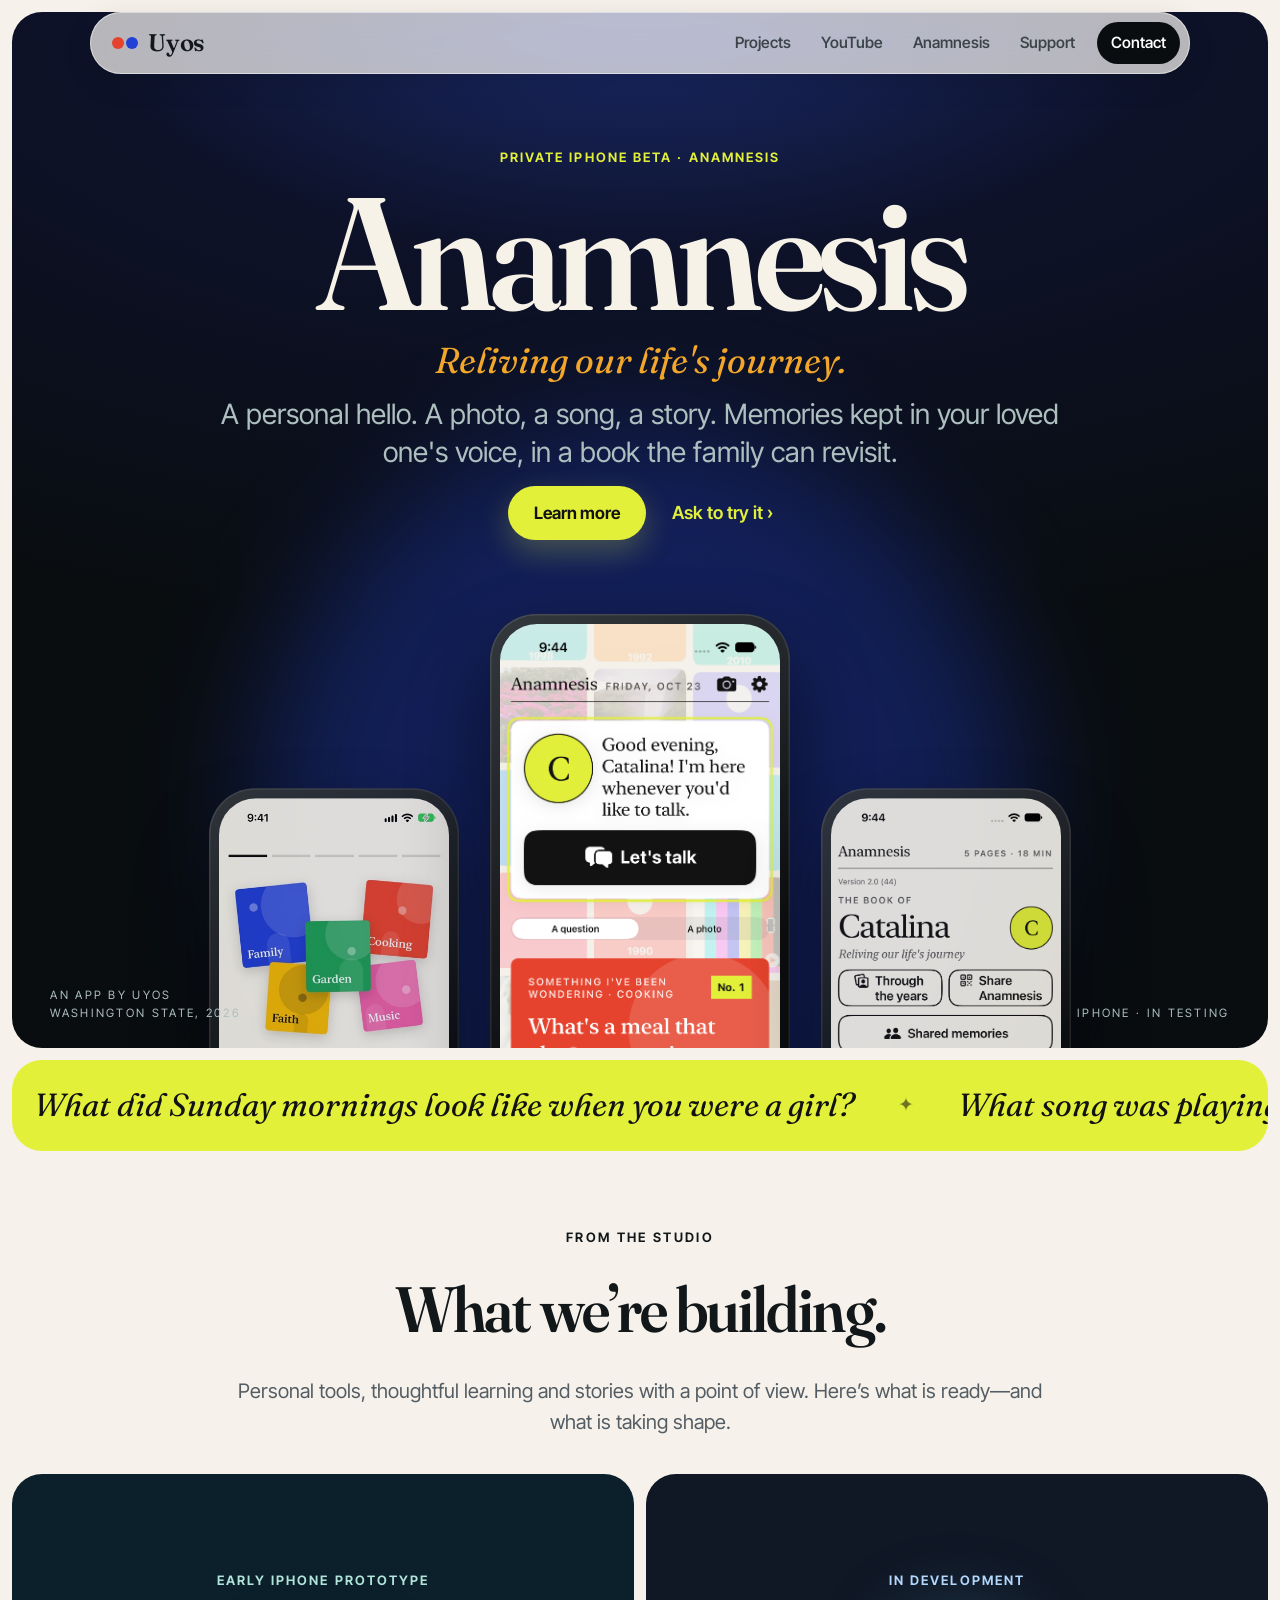
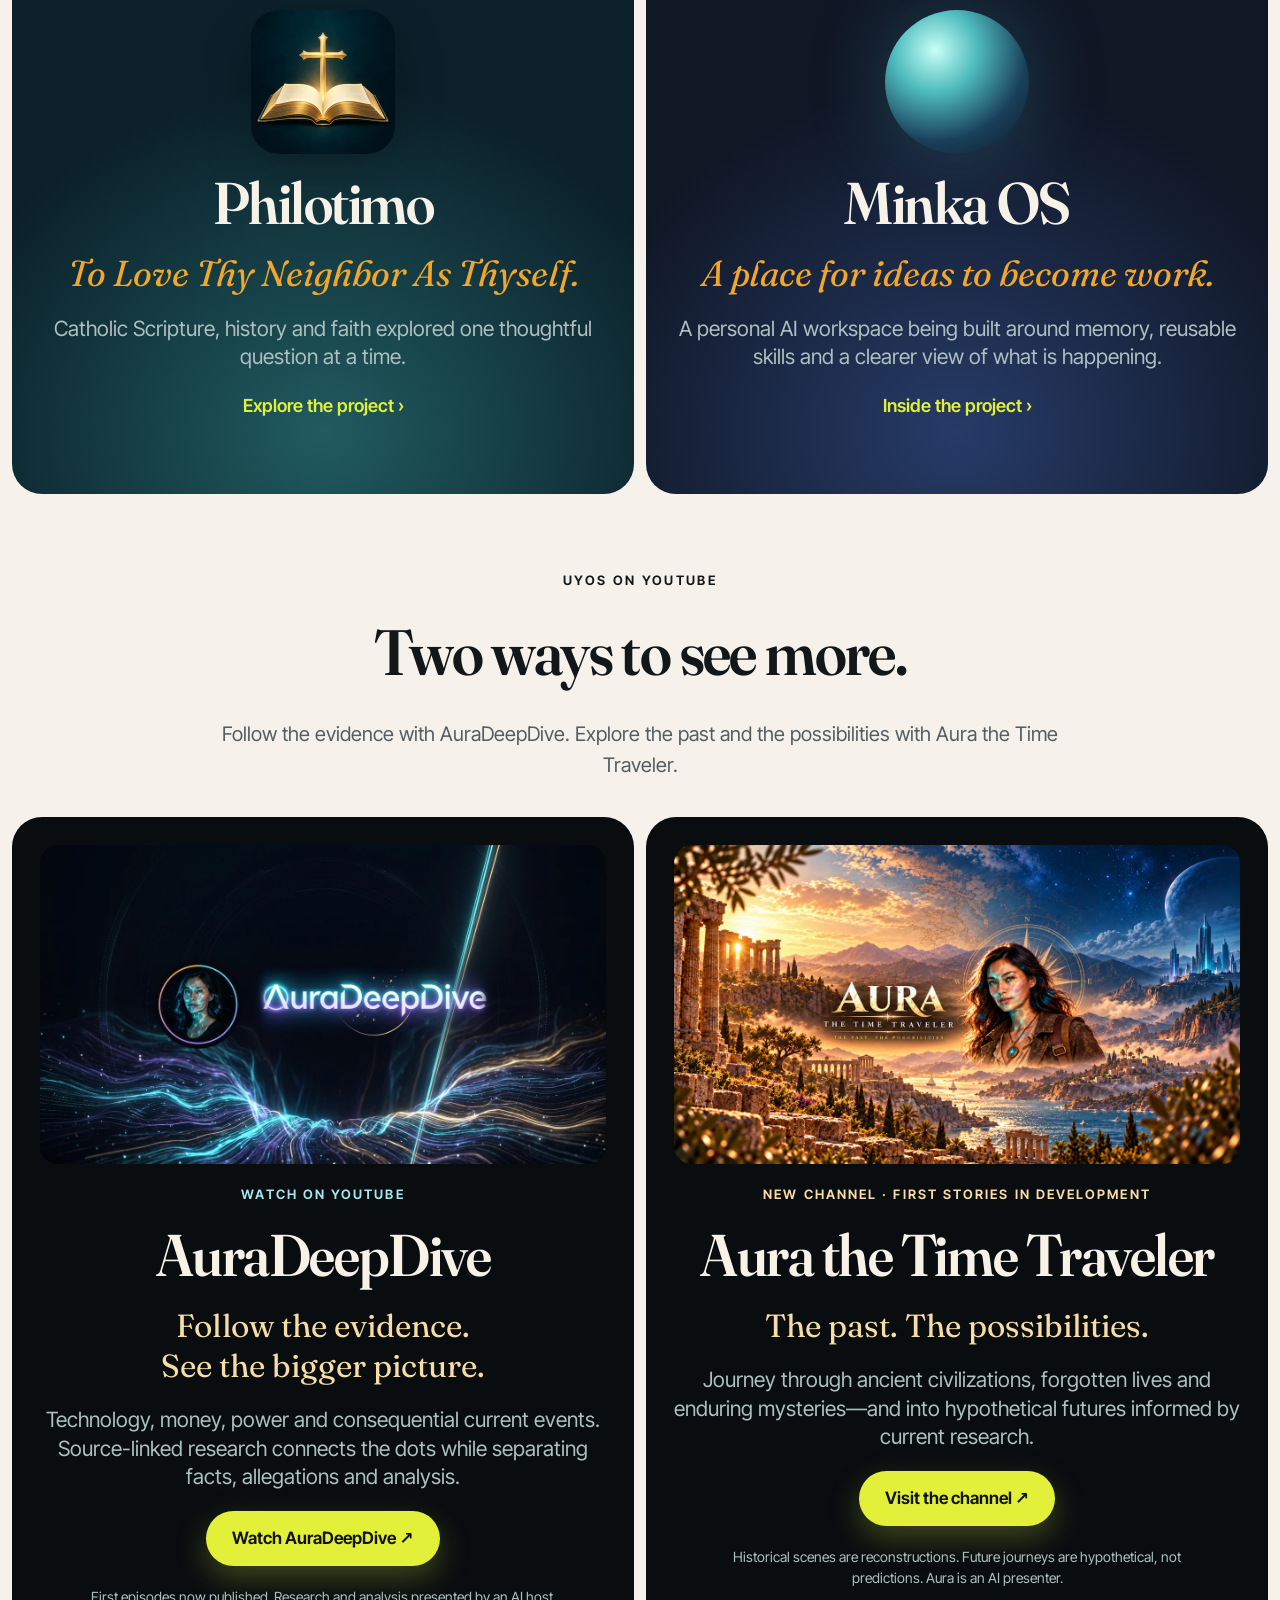
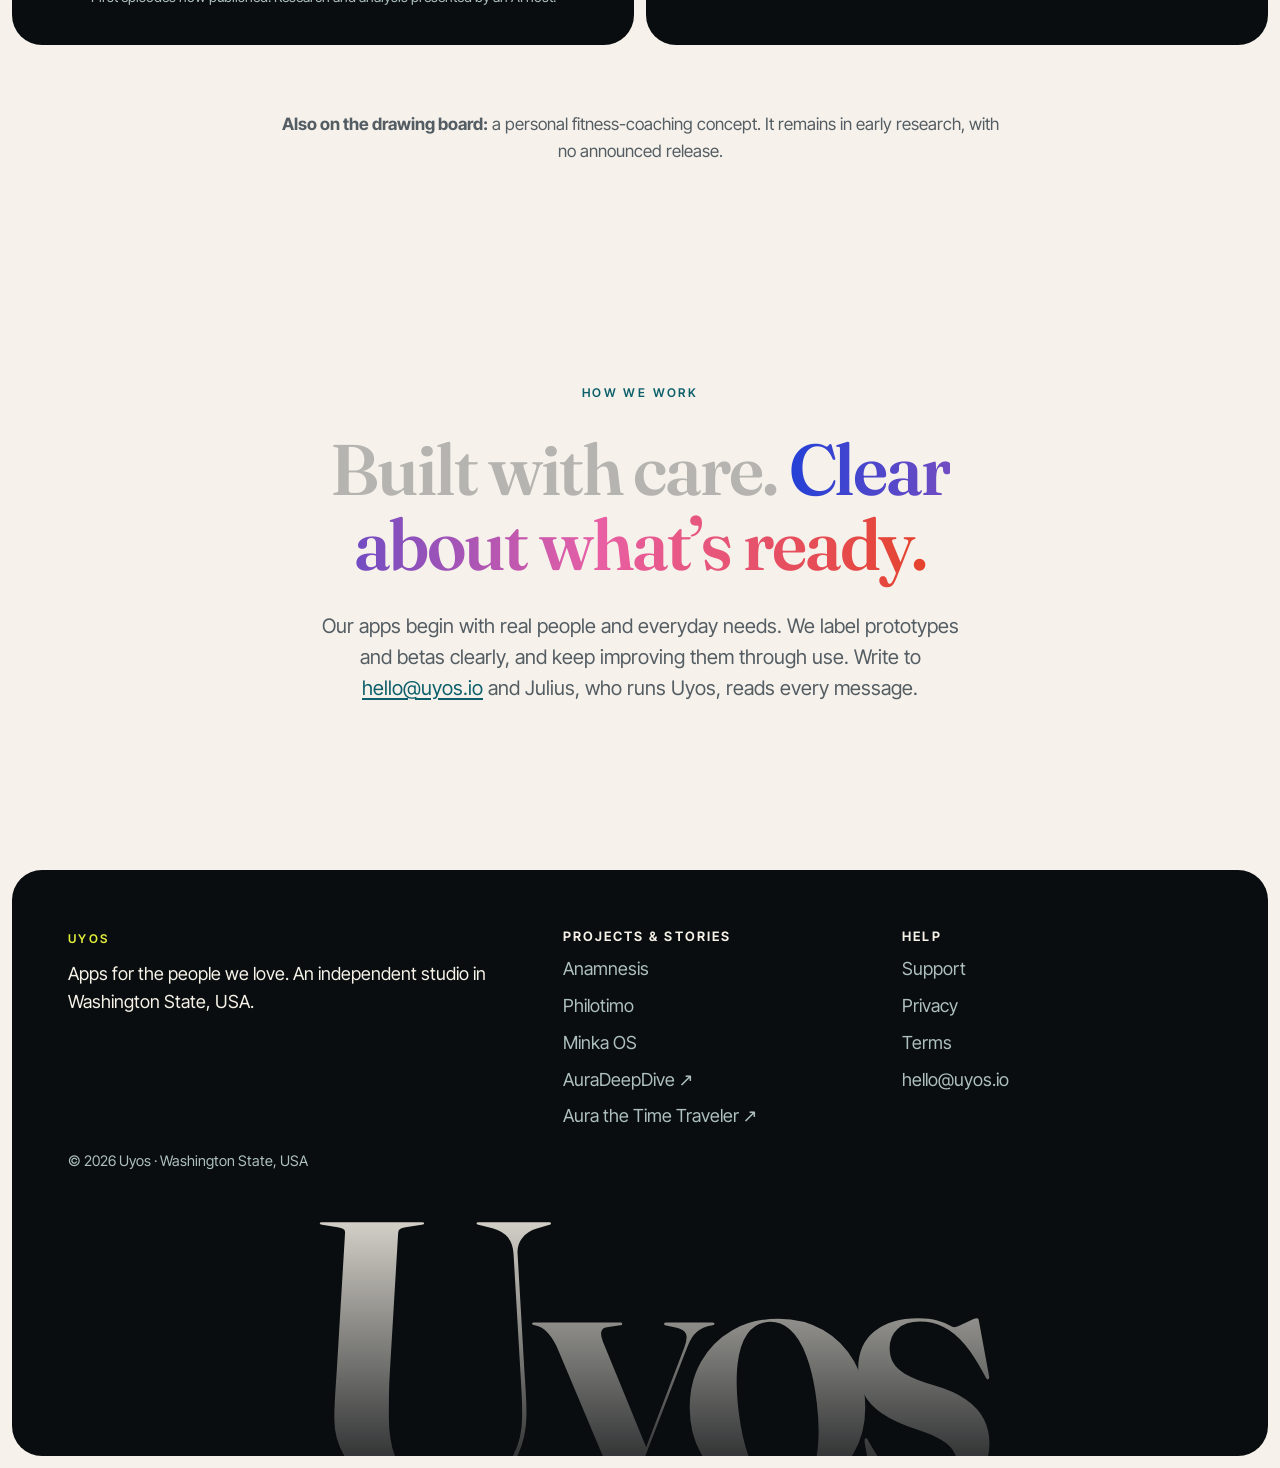
<file: index.html>
<!doctype html>
<html lang="en">
<head>
<meta charset="utf-8">
<meta name="viewport" content="width=device-width, initial-scale=1, viewport-fit=cover">
<title>Uyos</title>
<meta name="description" content="Uyos makes calm, useful apps and stories worth keeping.">
<meta name="theme-color" content="#090d10">
<link rel="canonical" href="https://uyos.io/">
<meta property="og:title" content="Uyos">
<meta property="og:description" content="Uyos makes calm, useful apps and stories worth keeping.">
<link rel="icon" href="img/favicon.png">
<link rel="preload" href="fonts/fraunces-latin-full-normal.woff2" as="font" type="font/woff2" crossorigin>
<link rel="stylesheet" href="style.css">
<script src="site.js" defer></script>
</head>
<body>
<header class="glass">
  <a class="mark" href="index.html"><i></i>Uyos</a>
  <nav aria-label="Main"><a class="project-nav" href="index.html#projects">Projects</a><a href="index.html#channels">YouTube</a><a href="anamnesis.html">Anamnesis</a><a href="support.html">Support</a><a class="cta" href="mailto:hello@uyos.io">Contact</a></nav>
</header>
<main>

<div class="tiles">
  <section class="tile hero-tile">
    <div class="glow" style="width:60vmax;height:60vmax;left:50%;top:40%;transform:translateX(-50%);background:#2340d6;opacity:.35"></div>
    <p class="tag">Private iPhone beta · Anamnesis</p>
    <h1>Anamnesis</h1>
    <p class="purpose">Reliving our life's journey.</p>
    <p class="sub">A personal hello. A photo, a song, a story. Memories kept in your loved one's voice, in a book the family can revisit.</p>
    <div class="links"><a class="btn gold" href="anamnesis.html">Learn more</a><a class="more" href="mailto:hello@uyos.io?subject=Anamnesis%20testing">Ask to try it</a></div>
    <div class="rise">
      <div class="device side"><img src="img/anamnesis-onboard.jpg" alt=""></div>
      <div class="device "><img src="img/anamnesis-today-44.png" alt="Anamnesis: today's question, with one big button to answer"></div>
      <div class="device side"><img src="img/anamnesis-book-44.png" alt=""></div>
    </div>
    <p class="corner l">An app by Uyos<br>Washington State, 2026</p>
    <p class="corner r">iPhone · in testing</p>
  </section>

  <div class="ribbon" aria-hidden="true"><div class="track"><span>What did Sunday mornings look like when you were a girl?</span><span>What song was playing during a moment you'll never forget?</span><span>What's a smell that instantly brings back a memory?</span><span>What's something one of your parents always used to say?</span><span>What was your wedding day like?</span><span>What's the best advice anyone ever gave you?</span><span>What's a tradition your family had that you loved?</span><span>What's a word from back home that you still use?</span><span>What work are you most proud of in your life?</span><span>Who taught you to cook?</span><span>What did Sunday mornings look like when you were a girl?</span><span>What song was playing during a moment you'll never forget?</span><span>What's a smell that instantly brings back a memory?</span><span>What's something one of your parents always used to say?</span><span>What was your wedding day like?</span><span>What's the best advice anyone ever gave you?</span><span>What's a tradition your family had that you loved?</span><span>What's a word from back home that you still use?</span><span>What work are you most proud of in your life?</span><span>Who taught you to cook?</span></div></div>

  <section class="project-heading" id="projects" aria-labelledby="projects-title">
    <p class="eyebrow">From the studio</p><h2 id="projects-title">What we’re building.</h2>
    <p class="muted">Personal tools, thoughtful learning and stories with a point of view. Here’s what is ready—and what is taking shape.</p>
  </section>
  <div class="grid2">
    <section class="tile project-card reveal" style="background:radial-gradient(90% 80% at 50% 90%,#205b60,#0b202a 70%)">
      <p class="tag" style="color:#b1e5db">Early iPhone prototype</p>
      <img class="project-icon" src="img/philotimo-icon.webp" width="144" height="144" alt="Philotimo: a gold cross above an open book" loading="lazy">
      <h2>Philotimo</h2><p class="purpose">To Love Thy Neighbor As Thyself.</p>
      <p class="sub">Catholic Scripture, history and faith explored one thoughtful question at a time.</p>
      <div class="links"><a class="more" href="philotimo.html">Explore the project</a></div>
    </section>
    <section class="tile project-card reveal" style="background:radial-gradient(90% 80% at 50% 90%,#263b67,#101725 70%)">
      <p class="tag" style="color:#b7d9ff">In development</p>
      <div class="project-orb" aria-hidden="true"></div>
      <h2>Minka OS</h2><p class="purpose">A place for ideas to become work.</p>
      <p class="sub">A personal AI workspace being built around memory, reusable skills and a clearer view of what is happening.</p>
      <div class="links"><a class="more" href="minka.html">Inside the project</a></div>
    </section>
  </div>
  <section class="project-heading" id="channels" aria-labelledby="channels-title">
    <p class="eyebrow">Uyos on YouTube</p><h2 id="channels-title">Two ways to see more.</h2>
    <p class="muted">Follow the evidence with AuraDeepDive. Explore the past and the possibilities with Aura the Time Traveler.</p>
  </section>
  <div class="grid2 channel-grid">
    <section class="tile channel-card reveal">
      <img class="channel-art" src="img/auradeepdive-banner.webp" width="1280" height="720" alt="AuraDeepDive’s cyan-and-violet banner featuring Aura" loading="lazy">
      <p class="tag" style="color:#a5e7ed">Watch on YouTube</p><h2>AuraDeepDive</h2>
      <p class="channel-tagline">Follow the evidence.<br>See the bigger picture.</p>
      <p class="sub">Technology, money, power and consequential current events. Source-linked research connects the dots while separating facts, allegations and analysis.</p>
      <div class="links"><a class="btn gold" href="https://www.youtube.com/channel/UCwXGdEm0_i_grfxJ1KwvSEw">Watch AuraDeepDive ↗</a></div>
      <p class="channel-note">First episodes now published. Research and analysis presented by an AI host.</p>
    </section>
    <section class="tile channel-card reveal">
      <img class="channel-art" src="img/aura-time-traveler-banner.webp" width="1280" height="720" alt="Aura the Time Traveler between ancient ruins and a possible future city" loading="lazy">
      <p class="tag" style="color:#f8dba6">New channel · first stories in development</p><h2>Aura the Time Traveler</h2>
      <p class="channel-tagline">The past. The possibilities.</p>
      <p class="sub">Journey through ancient civilizations, forgotten lives and enduring mysteries—and into hypothetical futures informed by current research.</p>
      <div class="links"><a class="btn gold" href="https://www.youtube.com/channel/UCVDF7vMQbgIAS8VeCQbzVCg">Visit the channel ↗</a></div>
      <p class="channel-note">Historical scenes are reconstructions. Future journeys are hypothetical, not predictions. Aura is an AI presenter.</p>
    </section>
  </div>
  <aside class="research-note"><b>Also on the drawing board:</b> a personal fitness-coaching concept. It remains in early research, with no announced release.</aside>
</div>

<section class="statement reveal">
  <p class="label" style="color:var(--sea-ink)">How we work</p>
  <p class="big"><span class="dim">Built with care.</span> <span class="lit">Clear about what’s ready.</span></p>
  <p class="muted" style="font-size:20px;max-width:32em">Our apps begin with real people and everyday needs. We label prototypes and betas clearly, and keep improving them through use. Write to <a href="mailto:hello@uyos.io">hello@uyos.io</a> and Julius, who runs Uyos, reads every message.</p>
</section>

</main>
<footer class="foot">
  <div class="cols">
    <div class="brand"><p class="label" style="color:var(--accent)">Uyos</p>
      <p style="margin-top:12px;max-width:24em;color:var(--on-dark)">Apps for the people we love. An independent studio in Washington State, USA.</p></div>
    <div><h4>Projects &amp; stories</h4><nav><a href="anamnesis.html">Anamnesis</a><a href="philotimo.html">Philotimo</a><a href="minka.html">Minka OS</a><a class="arrow" href="https://www.youtube.com/channel/UCwXGdEm0_i_grfxJ1KwvSEw">AuraDeepDive</a><a class="arrow" href="https://www.youtube.com/channel/UCVDF7vMQbgIAS8VeCQbzVCg">Aura the Time Traveler</a></nav></div>
    <div><h4>Help</h4><nav><a href="support.html">Support</a><a href="privacy.html">Privacy</a><a href="terms.html">Terms</a>
      <a href="mailto:hello@uyos.io">hello@uyos.io</a></nav></div>
  </div>
  <p class="fine">© 2026 Uyos · Washington State, USA</p>
  <div class="wordmark" aria-hidden="true">Uyos</div>
</footer>
</body>
</html>
</file>
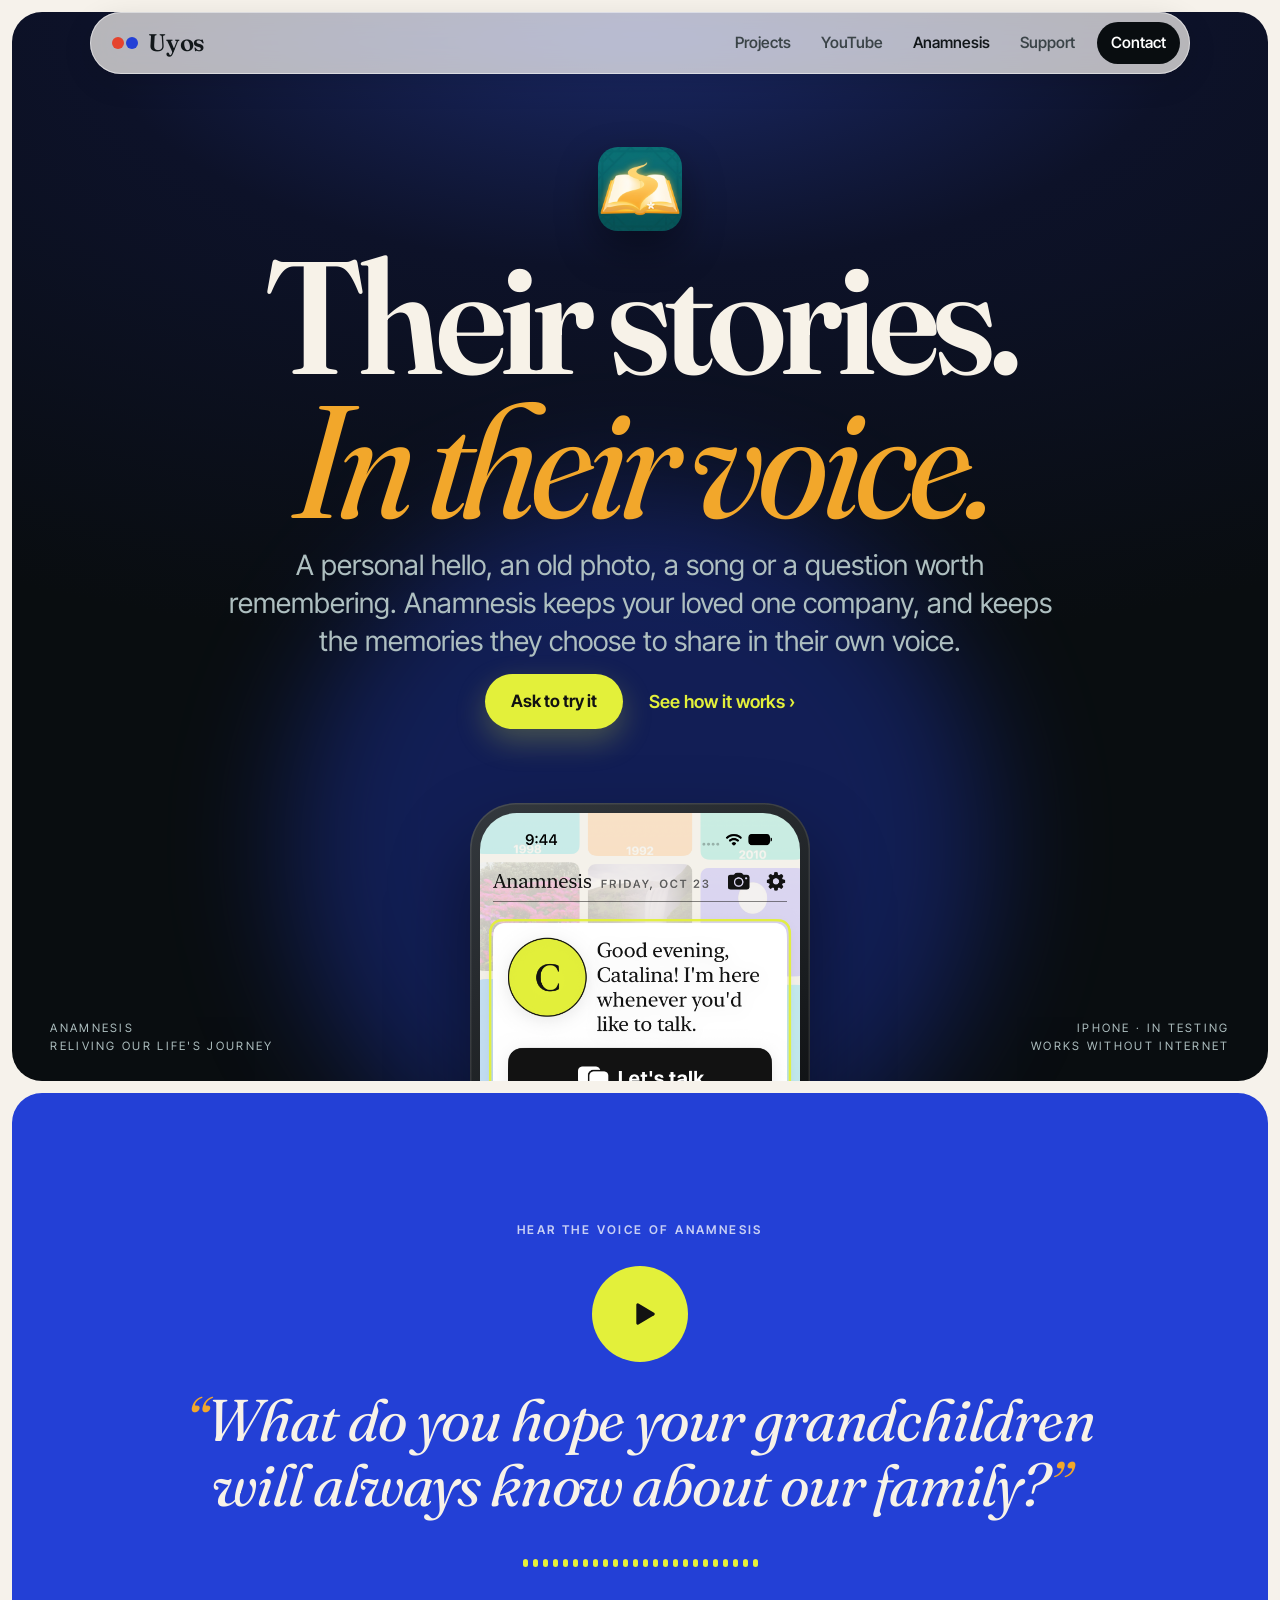
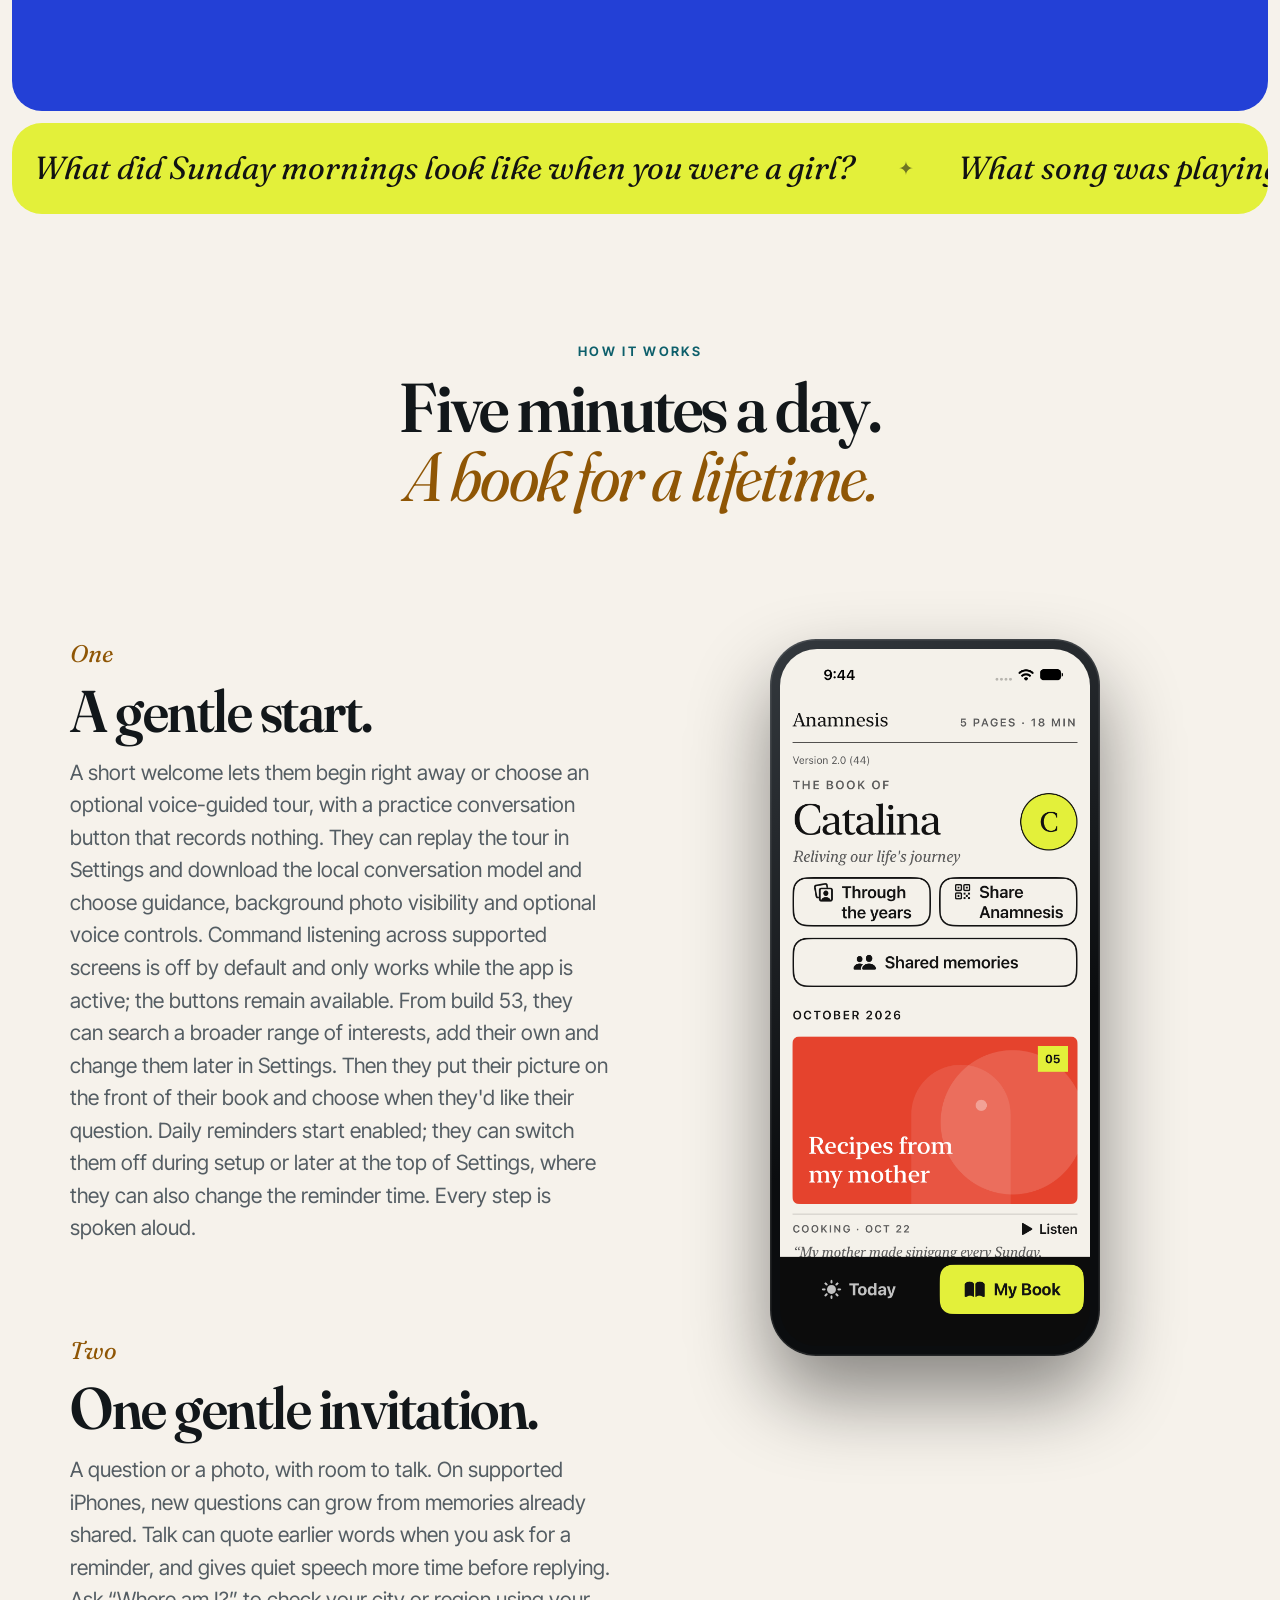
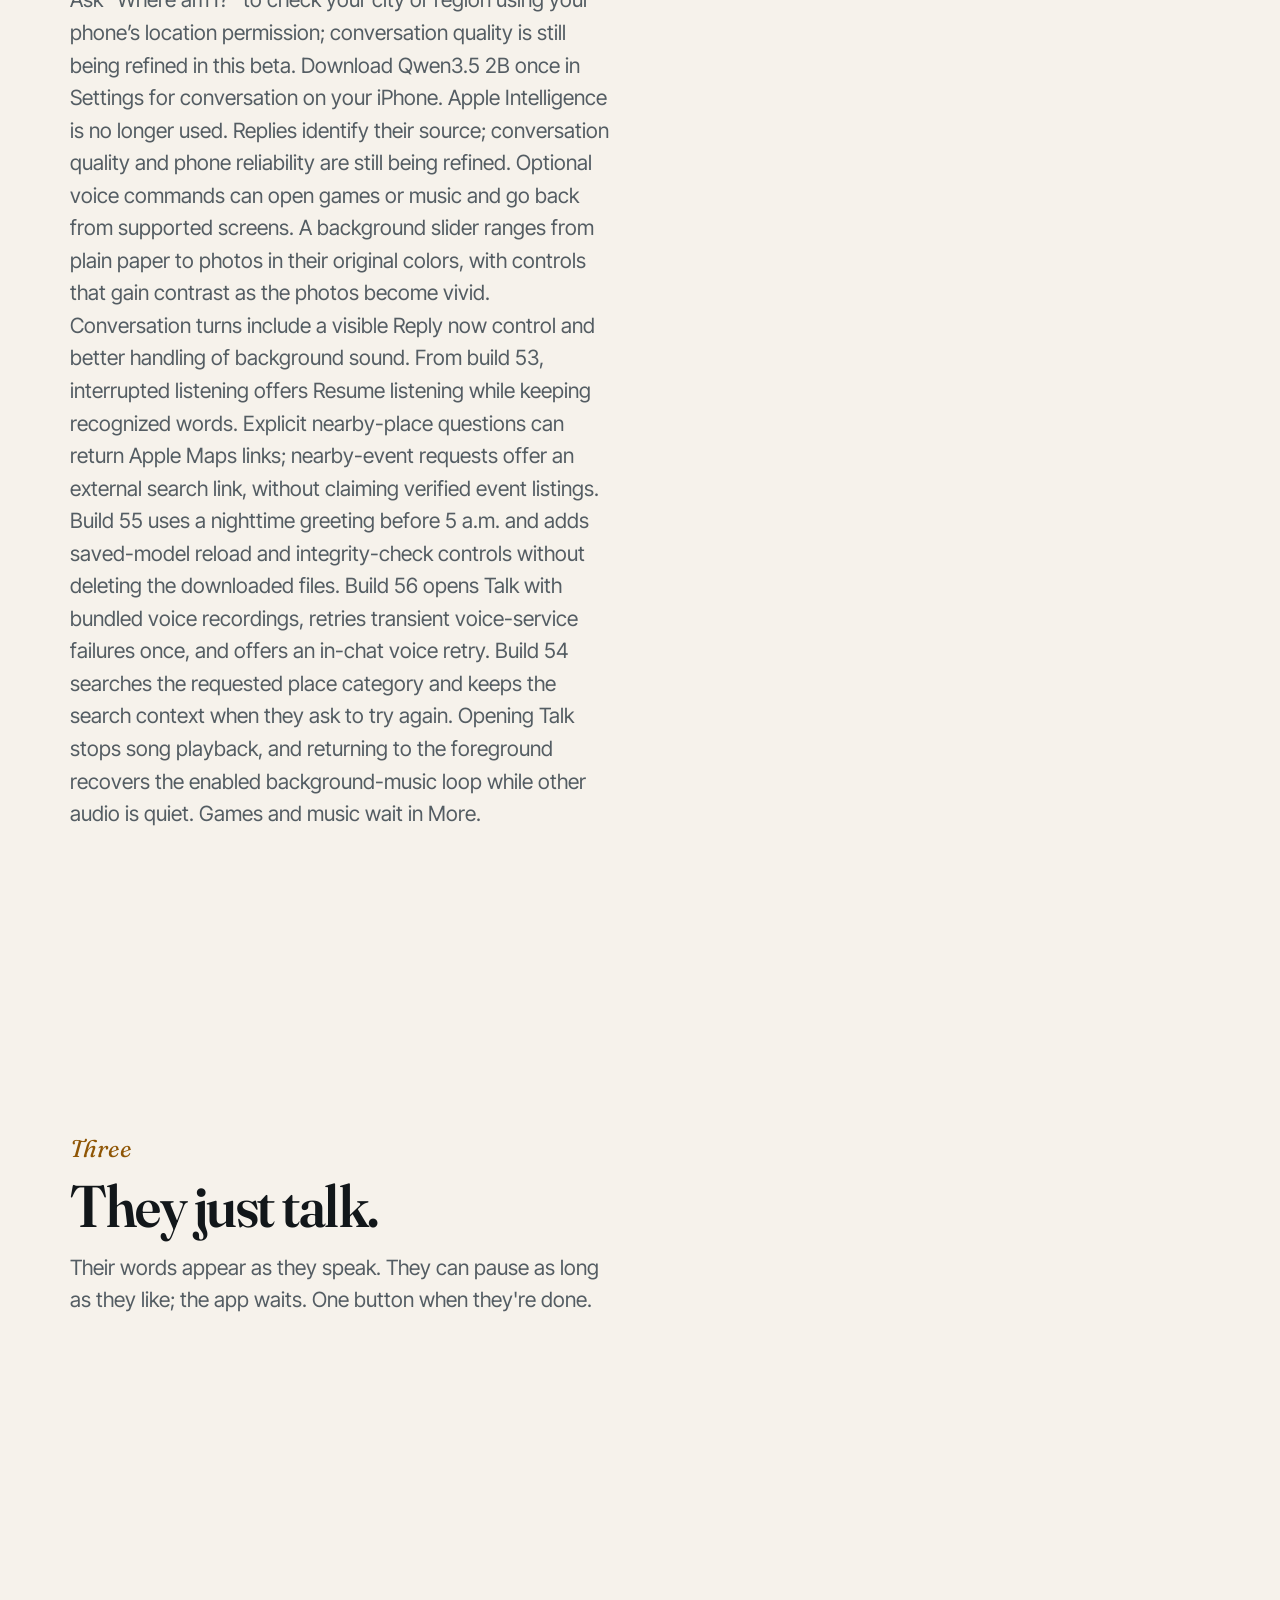
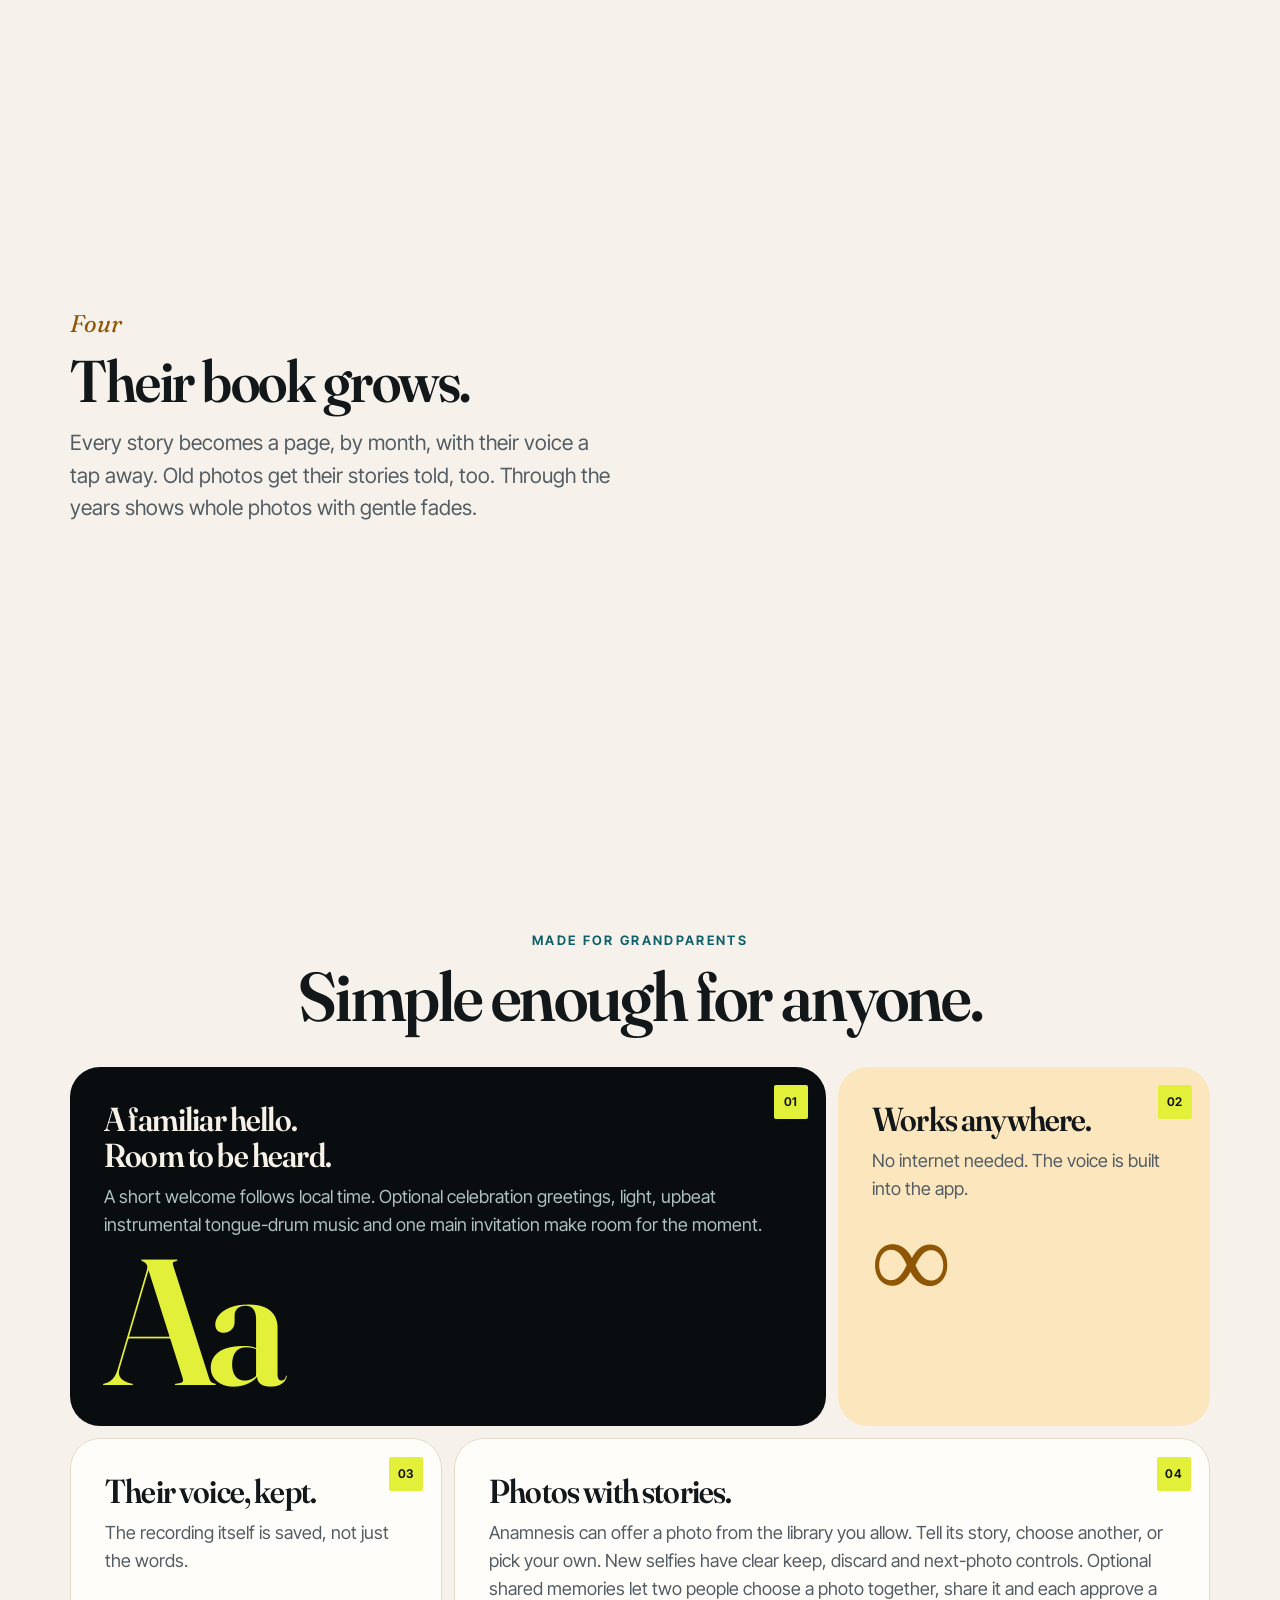
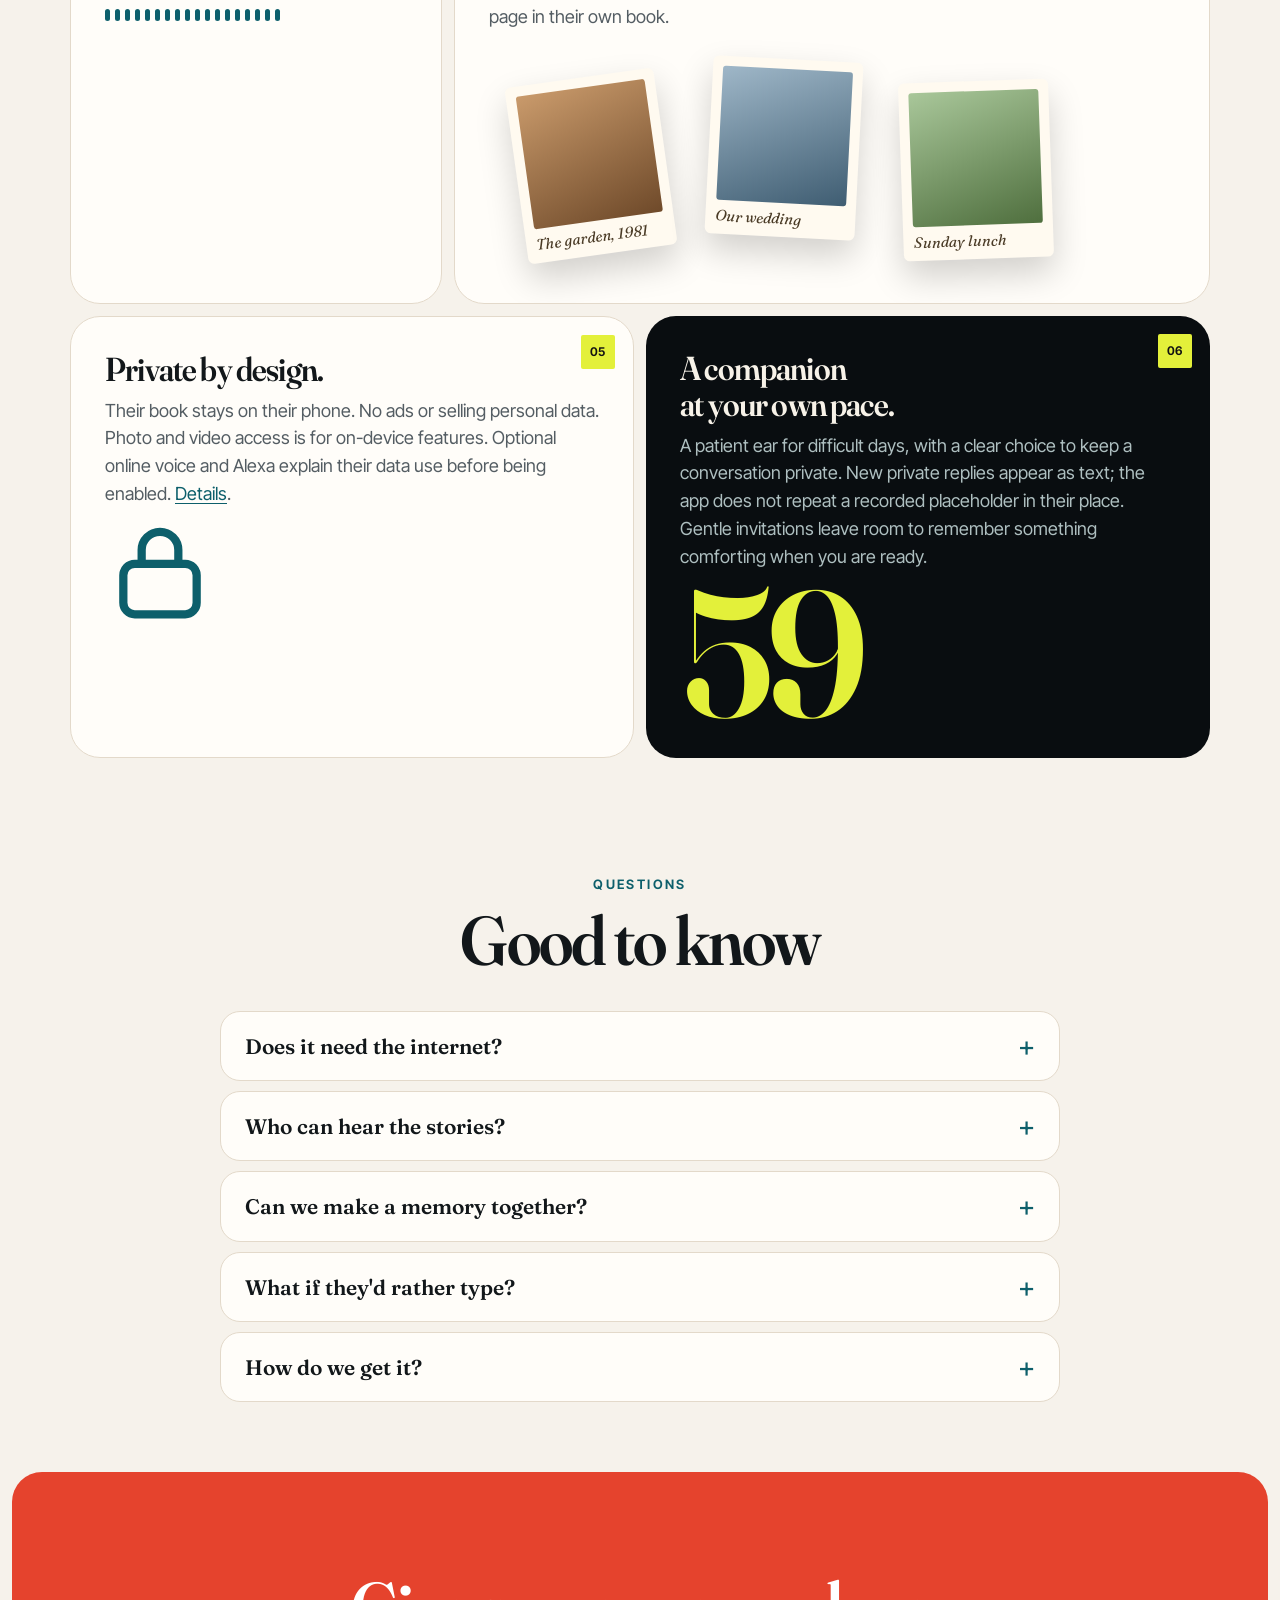
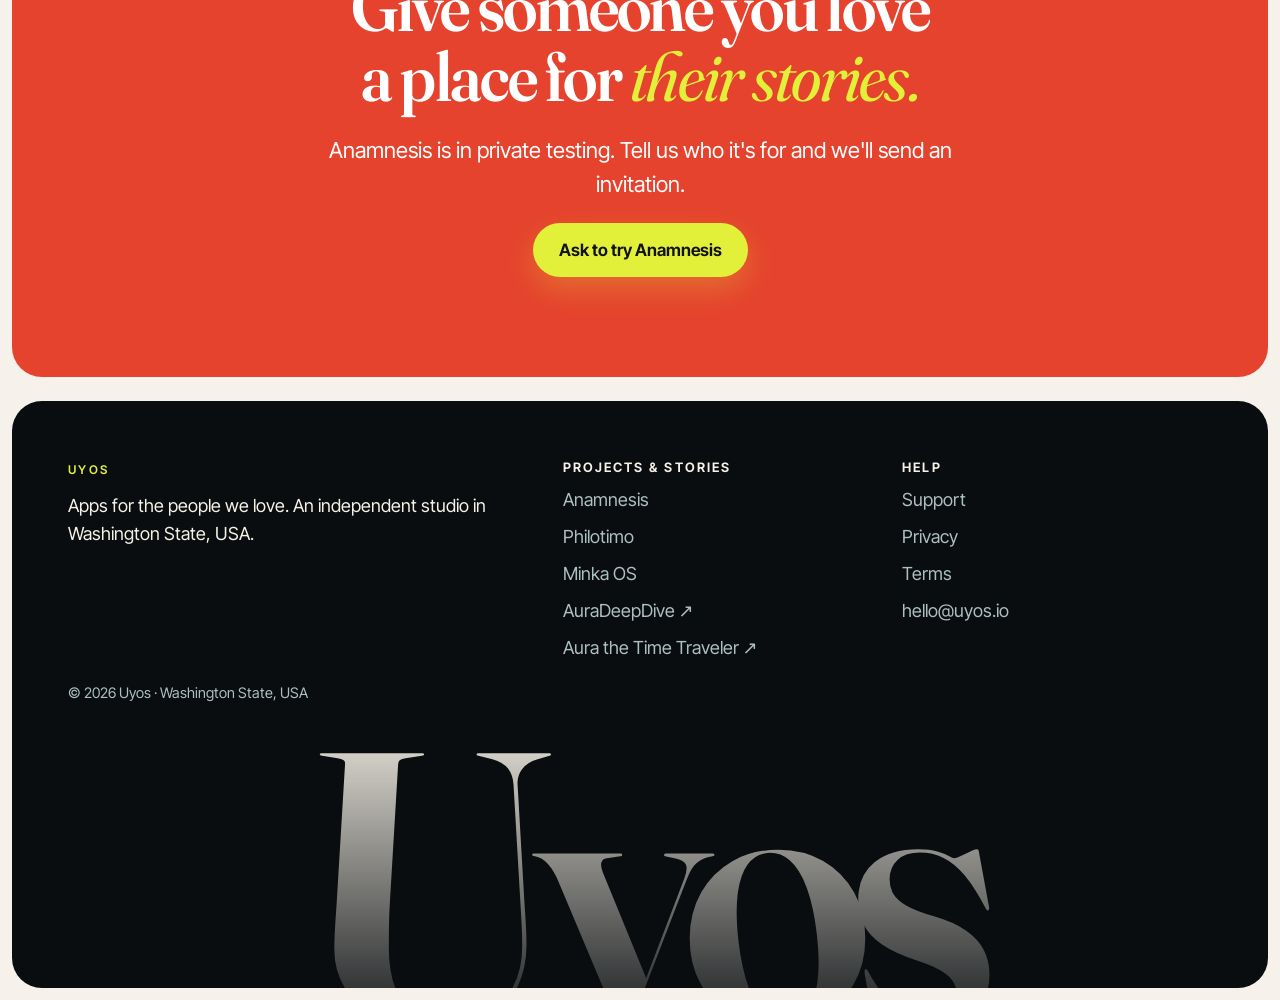
<file: anamnesis.html>
<!doctype html>
<html lang="en">
<head>
<meta charset="utf-8">
<meta name="viewport" content="width=device-width, initial-scale=1, viewport-fit=cover">
<title>Anamnesis</title>
<meta name="description" content="Anamnesis: reliving our life's journey. One question a day, answered in your own voice.">
<meta name="theme-color" content="#090d10">
<link rel="canonical" href="https://uyos.io/anamnesis.html">
<meta property="og:title" content="Anamnesis">
<meta property="og:description" content="Anamnesis: reliving our life's journey. One question a day, answered in your own voice.">
<link rel="icon" href="img/favicon.png">
<link rel="preload" href="fonts/fraunces-latin-full-normal.woff2" as="font" type="font/woff2" crossorigin>
<link rel="stylesheet" href="style.css">
<script src="site.js" defer></script>
</head>
<body>
<header class="glass">
  <a class="mark" href="index.html"><i></i>Uyos</a>
  <nav aria-label="Main"><a class="project-nav" href="index.html#projects">Projects</a><a href="index.html#channels">YouTube</a><a href="anamnesis.html" aria-current="page">Anamnesis</a><a href="support.html">Support</a><a class="cta" href="mailto:hello@uyos.io">Contact</a></nav>
</header>
<main>

<div class="tiles">
  <section class="tile hero-tile">
    <div class="glow" style="width:55vmax;height:55vmax;left:50%;top:45%;transform:translateX(-50%);background:#2340d6;opacity:.35"></div>
    <img src="img/anamnesis-icon.png" alt="Anamnesis app icon" style="width:84px;height:84px;border-radius:20px;box-shadow:0 18px 40px rgba(0,0,0,.4)">
    <h1>Their stories.<br><em>In their voice.</em></h1>
    <p class="sub">A personal hello, an old photo, a song or a question worth remembering. Anamnesis keeps your loved one company, and keeps the memories they choose to share in their own voice.</p>
    <div class="links"><a class="btn gold" href="mailto:hello@uyos.io?subject=Anamnesis%20testing">Ask to try it</a><a class="more" href="#how">See how it works</a></div>
    <div class="rise one"><div class="device float"><img src="img/anamnesis-today-44.png" alt="Anamnesis: today's question"></div></div>
    <p class="corner l">Anamnesis<br>Reliving our life's journey</p>
    <p class="corner r">iPhone · in testing<br>Works without internet</p>
  </section>

  <section class="tile voice" style="background:#2340d6">
    <p class="label" style="color:#fff;opacity:.75">Hear the voice of Anamnesis</p>
    <button type="button" class="playbtn" data-play="audio/question.mp3" aria-label="Play the voice of Anamnesis"><svg viewBox="0 0 24 24" fill="currentColor" aria-hidden="true"><path d="M8 5.5v13a1 1 0 0 0 1.5.86l11-6.5a1 1 0 0 0 0-1.72l-11-6.5A1 1 0 0 0 8 5.5z"/></svg></button>
    <q>What do you hope your grandchildren will always know about our family?</q>
    <div class="wave" aria-hidden="true"><i></i><i></i><i></i><i></i><i></i><i></i><i></i><i></i><i></i><i></i><i></i><i></i><i></i><i></i><i></i><i></i><i></i><i></i><i></i><i></i><i></i><i></i><i></i><i></i></div>
  </section>

  <div class="ribbon" aria-hidden="true"><div class="track"><span>What did Sunday mornings look like when you were a girl?</span><span>What song was playing during a moment you'll never forget?</span><span>What's a smell that instantly brings back a memory?</span><span>What's something one of your parents always used to say?</span><span>What was your wedding day like?</span><span>What's the best advice anyone ever gave you?</span><span>What's a tradition your family had that you loved?</span><span>What's a word from back home that you still use?</span><span>What work are you most proud of in your life?</span><span>Who taught you to cook?</span><span>What did Sunday mornings look like when you were a girl?</span><span>What song was playing during a moment you'll never forget?</span><span>What's a smell that instantly brings back a memory?</span><span>What's something one of your parents always used to say?</span><span>What was your wedding day like?</span><span>What's the best advice anyone ever gave you?</span><span>What's a tradition your family had that you loved?</span><span>What's a word from back home that you still use?</span><span>What work are you most proud of in your life?</span><span>Who taught you to cook?</span></div></div>
</div>

<div class="wrap" id="how">
  <div class="sec-title reveal"><p class="eyebrow">How it works</p><h2>Five minutes a day.<br><em style="color:var(--gold-ink)">A book for a lifetime.</em></h2></div>
  <div class="story">
    <div class="steps"><div data-step="0"><span class="num">One</span><h3>A gentle start.</h3><p>A short welcome lets them begin right away or choose an optional voice-guided tour, with a practice conversation button that records nothing. They can replay the tour in Settings and download the local conversation model and choose guidance, background photo visibility and optional voice controls. Command listening across supported screens is off by default and only works while the app is active; the buttons remain available. From build 53, they can search a broader range of interests, add their own and change them later in Settings. Then they put their picture on the front of their book and choose when they'd like their question. Daily reminders start enabled; they can switch them off during setup or later at the top of Settings, where they can also change the reminder time. Every step is spoken aloud.</p><div class="device inline"><img src="img/anamnesis-onboard.jpg" alt="Welcome screen" loading="lazy"></div></div><div data-step="1"><span class="num">Two</span><h3>One gentle invitation.</h3><p>A question or a photo, with room to talk. On supported iPhones, new questions can grow from memories already shared. Talk can quote earlier words when you ask for a reminder, and gives quiet speech more time before replying. Ask “Where am I?” to check your city or region using your phone’s location permission; conversation quality is still being refined in this beta. Download Qwen3.5 2B once in Settings for conversation on your iPhone. Apple Intelligence is no longer used. Replies identify their source; conversation quality and phone reliability are still being refined. Optional voice commands can open games or music and go back from supported screens. A background slider ranges from plain paper to photos in their original colors, with controls that gain contrast as the photos become vivid. Conversation turns include a visible Reply now control and better handling of background sound. From build 53, interrupted listening offers Resume listening while keeping recognized words. Explicit nearby-place questions can return Apple Maps links; nearby-event requests offer an external search link, without claiming verified event listings. Build 55 uses a nighttime greeting before 5 a.m. and adds saved-model reload and integrity-check controls without deleting the downloaded files. Build 56 opens Talk with bundled voice recordings, retries transient voice-service failures once, and offers an in-chat voice retry. Build 54 searches the requested place category and keeps the search context when they ask to try again. Opening Talk stops song playback, and returning to the foreground recovers the enabled background-music loop while other audio is quiet. Games and music wait in More.</p><div class="device inline"><img src="img/anamnesis-today-44.png" alt="Today's question" loading="lazy"></div></div><div data-step="2"><span class="num">Three</span><h3>They just talk.</h3><p>Their words appear as they speak. They can pause as long as they like; the app waits. One button when they're done.</p><div class="device inline"><img src="img/anamnesis-record-44.png" alt="Recording a story" loading="lazy"></div></div><div data-step="3"><span class="num">Four</span><h3>Their book grows.</h3><p>Every story becomes a page, by month, with their voice a tap away. Old photos get their stories told, too. Through the years shows whole photos with gentle fades.</p><div class="device inline"><img src="img/anamnesis-book-44.png" alt="A book of their stories" loading="lazy"></div></div></div>
    <div class="pin"><div class="device"><img src="img/anamnesis-onboard.jpg" alt="Welcome screen" class="on"><img src="img/anamnesis-today-44.png" alt="Today's question"><img src="img/anamnesis-record-44.png" alt="Recording a story"><img src="img/anamnesis-book-44.png" alt="A book of their stories"></div></div>
  </div>
</div>

<div class="wrap">
  <div class="sec-title reveal"><p class="eyebrow">Made for grandparents</p><h2>Simple enough for anyone.</h2></div>
  <div class="bento reveal">
    <div class="b4 dark"><span class="idx">01</span><h3>A familiar hello.<br>Room to be heard.</h3><p>A short welcome follows local time. Optional celebration greetings, light, upbeat instrumental tongue-drum music and one main invitation make room for the moment.</p><div class="huge gold">Aa</div></div>
    <div class="b2 goldt"><span class="idx">02</span><h3>Works anywhere.</h3><p>No internet needed. The voice is built into the app.</p><div class="huge" style="color:var(--gold-ink);font-size:110px">∞</div></div>
    <div class="b2"><span class="idx">03</span><h3>Their voice, kept.</h3><p>The recording itself is saved, not just the words.</p>
      <div class="wave playing" style="margin-top:auto;height:60px" aria-hidden="true"><i style='background:var(--sea-ink)'></i><i style='background:var(--sea-ink)'></i><i style='background:var(--sea-ink)'></i><i style='background:var(--sea-ink)'></i><i style='background:var(--sea-ink)'></i><i style='background:var(--sea-ink)'></i><i style='background:var(--sea-ink)'></i><i style='background:var(--sea-ink)'></i><i style='background:var(--sea-ink)'></i><i style='background:var(--sea-ink)'></i><i style='background:var(--sea-ink)'></i><i style='background:var(--sea-ink)'></i><i style='background:var(--sea-ink)'></i><i style='background:var(--sea-ink)'></i><i style='background:var(--sea-ink)'></i><i style='background:var(--sea-ink)'></i><i style='background:var(--sea-ink)'></i><i style='background:var(--sea-ink)'></i></div></div>
    <div class="b4"><span class="idx">04</span><h3>Photos with stories.</h3><p>Anamnesis can offer a photo from the library you allow. Tell its story, choose another, or pick your own. New selfies have clear keep, discard and next-photo controls. Optional shared memories let two people choose a photo together, share it and each approve a page in their own book.</p>
      <div class="polaroids" aria-hidden="true"><div>The garden, 1981</div><div>Our wedding</div><div>Sunday lunch</div></div></div>
    <div class="b3"><span class="idx">05</span><h3>Private by design.</h3><p>Their book stays on their phone. No ads or selling personal data. Photo and video access is for on-device features. Optional online voice and Alexa explain their data use before being enabled. <a href="privacy.html#anamnesis">Details</a>.</p><div class="huge" style="color:var(--sea-ink);font-size:120px"><svg width="110" height="110" viewBox="0 0 24 24" fill="none" stroke="currentColor" stroke-width="1.8" stroke-linecap="round" stroke-linejoin="round" aria-hidden="true"><rect x="4" y="10" width="16" height="11" rx="2.5"/><path d="M8 10V7a4 4 0 0 1 8 0v3"/></svg></div></div>
    <div class="b3 dark"><span class="idx">06</span><h3>A companion<br>at your own pace.</h3><p>A patient ear for difficult days, with a clear choice to keep a conversation private. New private replies appear as text; the app does not repeat a recorded placeholder in their place. Gentle invitations leave room to remember something comforting when you are ready.</p><div class="huge gold">59</div></div>
  </div>
</div>

<div class="wrap">
  <div class="sec-title reveal"><p class="eyebrow">Questions</p><h2>Good to know</h2></div>
  <div class="faq reveal">
    <details><summary>Does it need the internet?</summary><p>The core book, recordings and recorded questions work on the iPhone. Optional online voice, Alexa, music services and nearby-place lookups need a connection. Each connection has its own controls.</p></details>
    <details><summary>Who can hear the stories?</summary><p>The book is kept on the phone. A story is shared only when its owner chooses to share or export it. Optional online voice and Alexa may process conversation text with separate consent; they do not receive the photo library, photos, videos or existing book. See our <a href="privacy.html#anamnesis">privacy policy</a> for details, backups and TestFlight version notes.</p></details>
    <details><summary>Can we make a memory together?</summary><p>From build 43, turn on Shared memories in My Book or Settings. Take or choose a photo, add shared words and send the memory file through the iPhone share sheet. The recipient reviews it and chooses whether to add a page, with their own perspective. This is optional and off by default; it does not match contacts or synchronize books automatically. Both phones need the supporting version.</p></details>
    <details><summary>What if they'd rather type?</summary><p>Every question can be answered in writing, too.</p></details>
    <details><summary>How do we get it?</summary><p>Anamnesis is in private testing on iPhone. <a href="mailto:hello@uyos.io?subject=Anamnesis%20testing">Write to us</a> to join.</p></details>
  </div>
</div>

<div class="tiles" style="padding-top:70px">
  <section class="callbox reveal">
    <h2>Give someone you love a place for <em>their stories.</em></h2>
    <p>Anamnesis is in private testing. Tell us who it's for and we'll send an invitation.</p>
    <a class="btn gold" href="mailto:hello@uyos.io?subject=Anamnesis%20testing">Ask to try Anamnesis</a>
  </section>
</div>

</main>
<footer class="foot">
  <div class="cols">
    <div class="brand"><p class="label" style="color:var(--accent)">Uyos</p>
      <p style="margin-top:12px;max-width:24em;color:var(--on-dark)">Apps for the people we love. An independent studio in Washington State, USA.</p></div>
    <div><h4>Projects &amp; stories</h4><nav><a href="anamnesis.html">Anamnesis</a><a href="philotimo.html">Philotimo</a><a href="minka.html">Minka OS</a><a class="arrow" href="https://www.youtube.com/channel/UCwXGdEm0_i_grfxJ1KwvSEw">AuraDeepDive</a><a class="arrow" href="https://www.youtube.com/channel/UCVDF7vMQbgIAS8VeCQbzVCg">Aura the Time Traveler</a></nav></div>
    <div><h4>Help</h4><nav><a href="support.html">Support</a><a href="privacy.html">Privacy</a><a href="terms.html">Terms</a>
      <a href="mailto:hello@uyos.io">hello@uyos.io</a></nav></div>
  </div>
  <p class="fine">© 2026 Uyos · Washington State, USA</p>
  <div class="wordmark" aria-hidden="true">Uyos</div>
</footer>
</body>
</html>
</file>
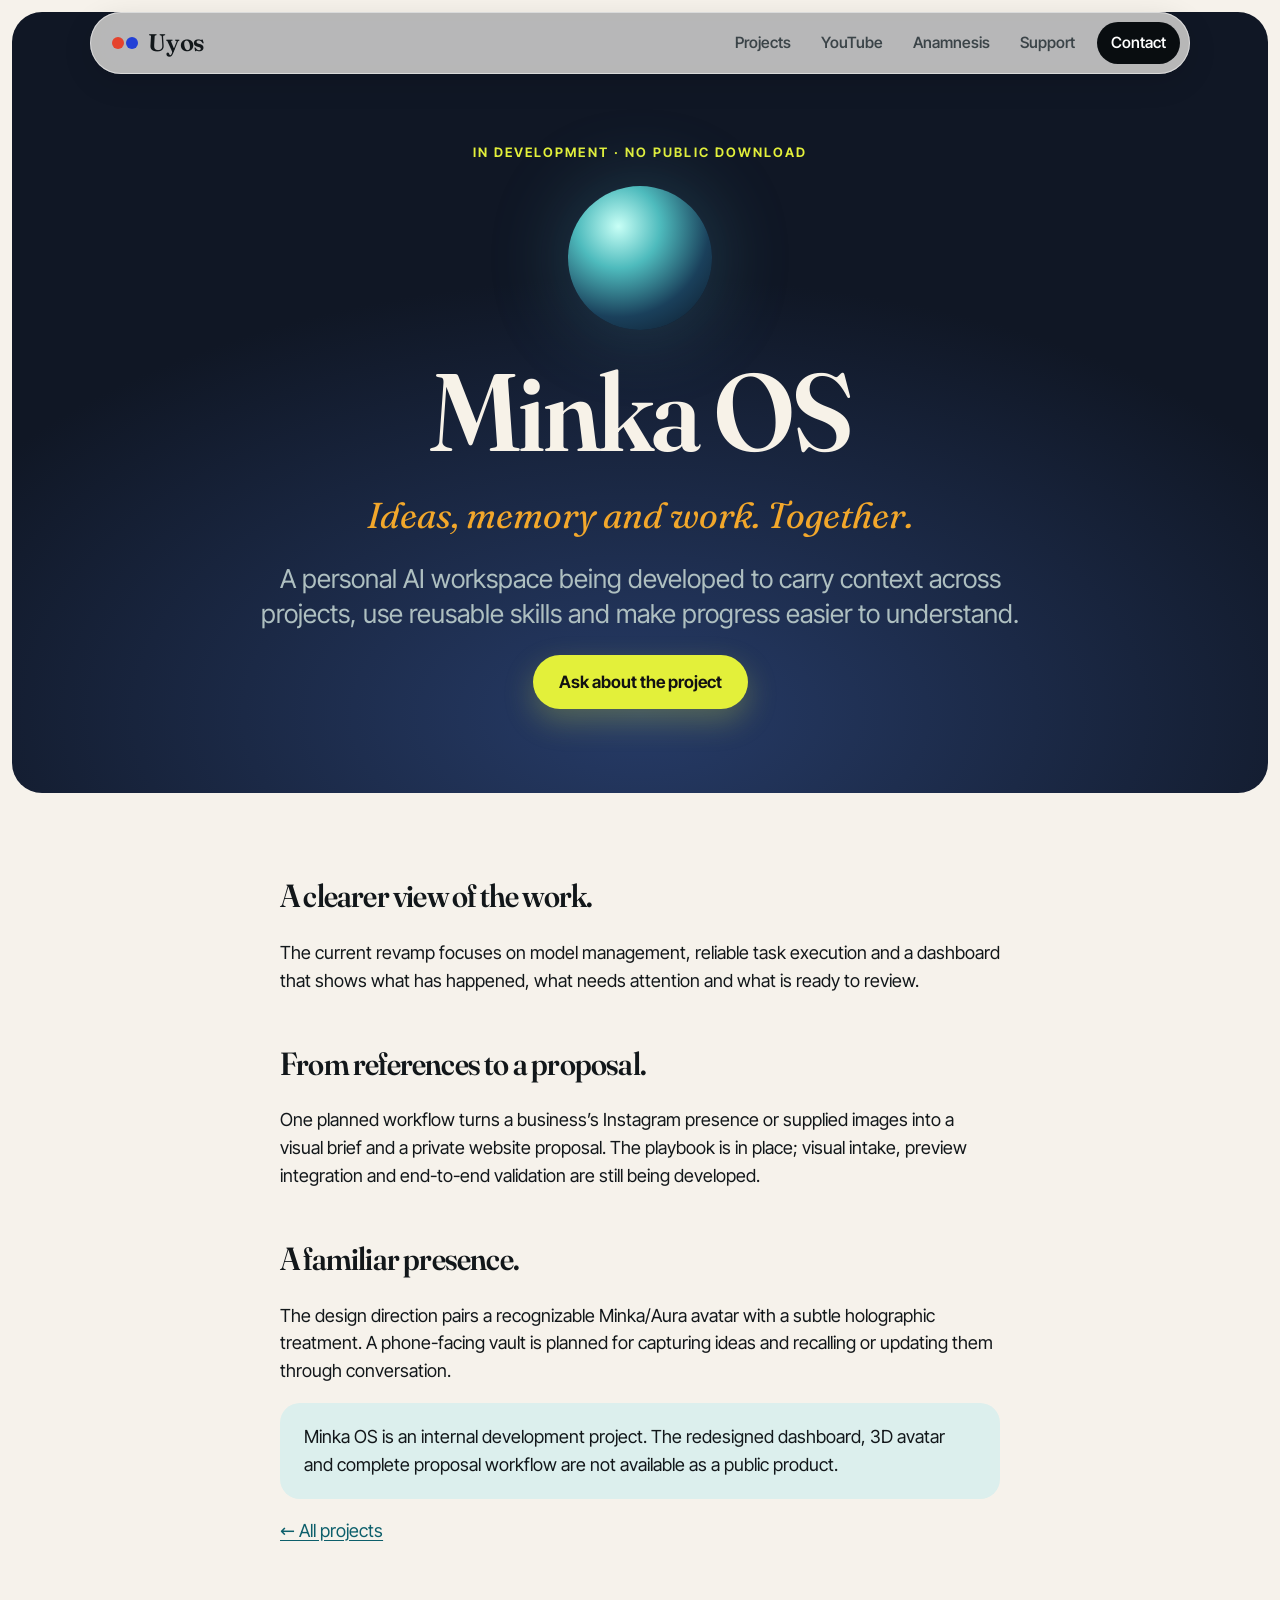
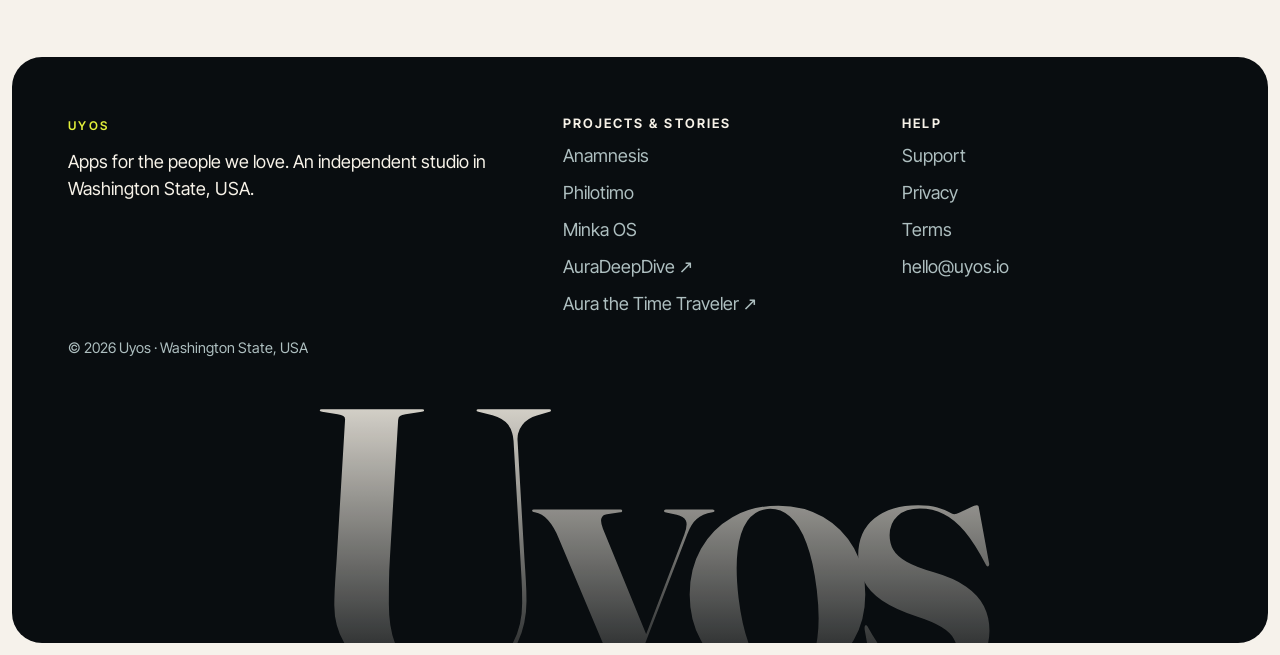
<file: minka.html>
<!doctype html>
<html lang="en">
<head>
<meta charset="utf-8">
<meta name="viewport" content="width=device-width, initial-scale=1, viewport-fit=cover">
<title>Minka OS · Uyos</title>
<meta name="description" content="Minka OS: a personal AI workspace in development at Uyos.">
<meta name="theme-color" content="#090d10">
<link rel="canonical" href="https://uyos.io/minka.html">
<meta property="og:title" content="Minka OS · Uyos">
<meta property="og:description" content="Minka OS: a personal AI workspace in development at Uyos.">
<link rel="icon" href="img/favicon.png">
<link rel="preload" href="fonts/fraunces-latin-full-normal.woff2" as="font" type="font/woff2" crossorigin>
<link rel="stylesheet" href="style.css">
<script src="site.js" defer></script>
</head>
<body>
<header class="glass">
  <a class="mark" href="index.html"><i></i>Uyos</a>
  <nav aria-label="Main"><a class="project-nav" href="index.html#projects">Projects</a><a href="index.html#channels">YouTube</a><a href="anamnesis.html">Anamnesis</a><a href="support.html">Support</a><a class="cta" href="mailto:hello@uyos.io">Contact</a></nav>
</header>
<main>

<div class="tiles"><section class="tile project-hero" style="background:radial-gradient(90% 80% at 50% 90%,#263b67,#101725 70%)"><p class="tag">In development · no public download</p><div class="project-orb" aria-hidden="true"></div><h1>Minka OS</h1><p class="purpose">Ideas, memory and work. Together.</p><p class="sub">A personal AI workspace being developed to carry context across projects, use reusable skills and make progress easier to understand.</p><div class="links"><a class="btn gold" href="mailto:hello@uyos.io?subject=Minka%20OS">Ask about the project</a></div></section></div>
<section class="wrap narrow doc"><h2>A clearer view of the work.</h2><p>The current revamp focuses on model management, reliable task execution and a dashboard that shows what has happened, what needs attention and what is ready to review.</p><h2>From references to a proposal.</h2><p>One planned workflow turns a business’s Instagram presence or supplied images into a visual brief and a private website proposal. The playbook is in place; visual intake, preview integration and end-to-end validation are still being developed.</p><h2>A familiar presence.</h2><p>The design direction pairs a recognizable Minka/Aura avatar with a subtle holographic treatment. A phone-facing vault is planned for capturing ideas and recalling or updating them through conversation.</p><p class="callout">Minka OS is an internal development project. The redesigned dashboard, 3D avatar and complete proposal workflow are not available as a public product.</p><a href="index.html#projects">← All projects</a></section>
</main>
<footer class="foot">
  <div class="cols">
    <div class="brand"><p class="label" style="color:var(--accent)">Uyos</p>
      <p style="margin-top:12px;max-width:24em;color:var(--on-dark)">Apps for the people we love. An independent studio in Washington State, USA.</p></div>
    <div><h4>Projects &amp; stories</h4><nav><a href="anamnesis.html">Anamnesis</a><a href="philotimo.html">Philotimo</a><a href="minka.html">Minka OS</a><a class="arrow" href="https://www.youtube.com/channel/UCwXGdEm0_i_grfxJ1KwvSEw">AuraDeepDive</a><a class="arrow" href="https://www.youtube.com/channel/UCVDF7vMQbgIAS8VeCQbzVCg">Aura the Time Traveler</a></nav></div>
    <div><h4>Help</h4><nav><a href="support.html">Support</a><a href="privacy.html">Privacy</a><a href="terms.html">Terms</a>
      <a href="mailto:hello@uyos.io">hello@uyos.io</a></nav></div>
  </div>
  <p class="fine">© 2026 Uyos · Washington State, USA</p>
  <div class="wordmark" aria-hidden="true">Uyos</div>
</footer>
</body>
</html>
</file>
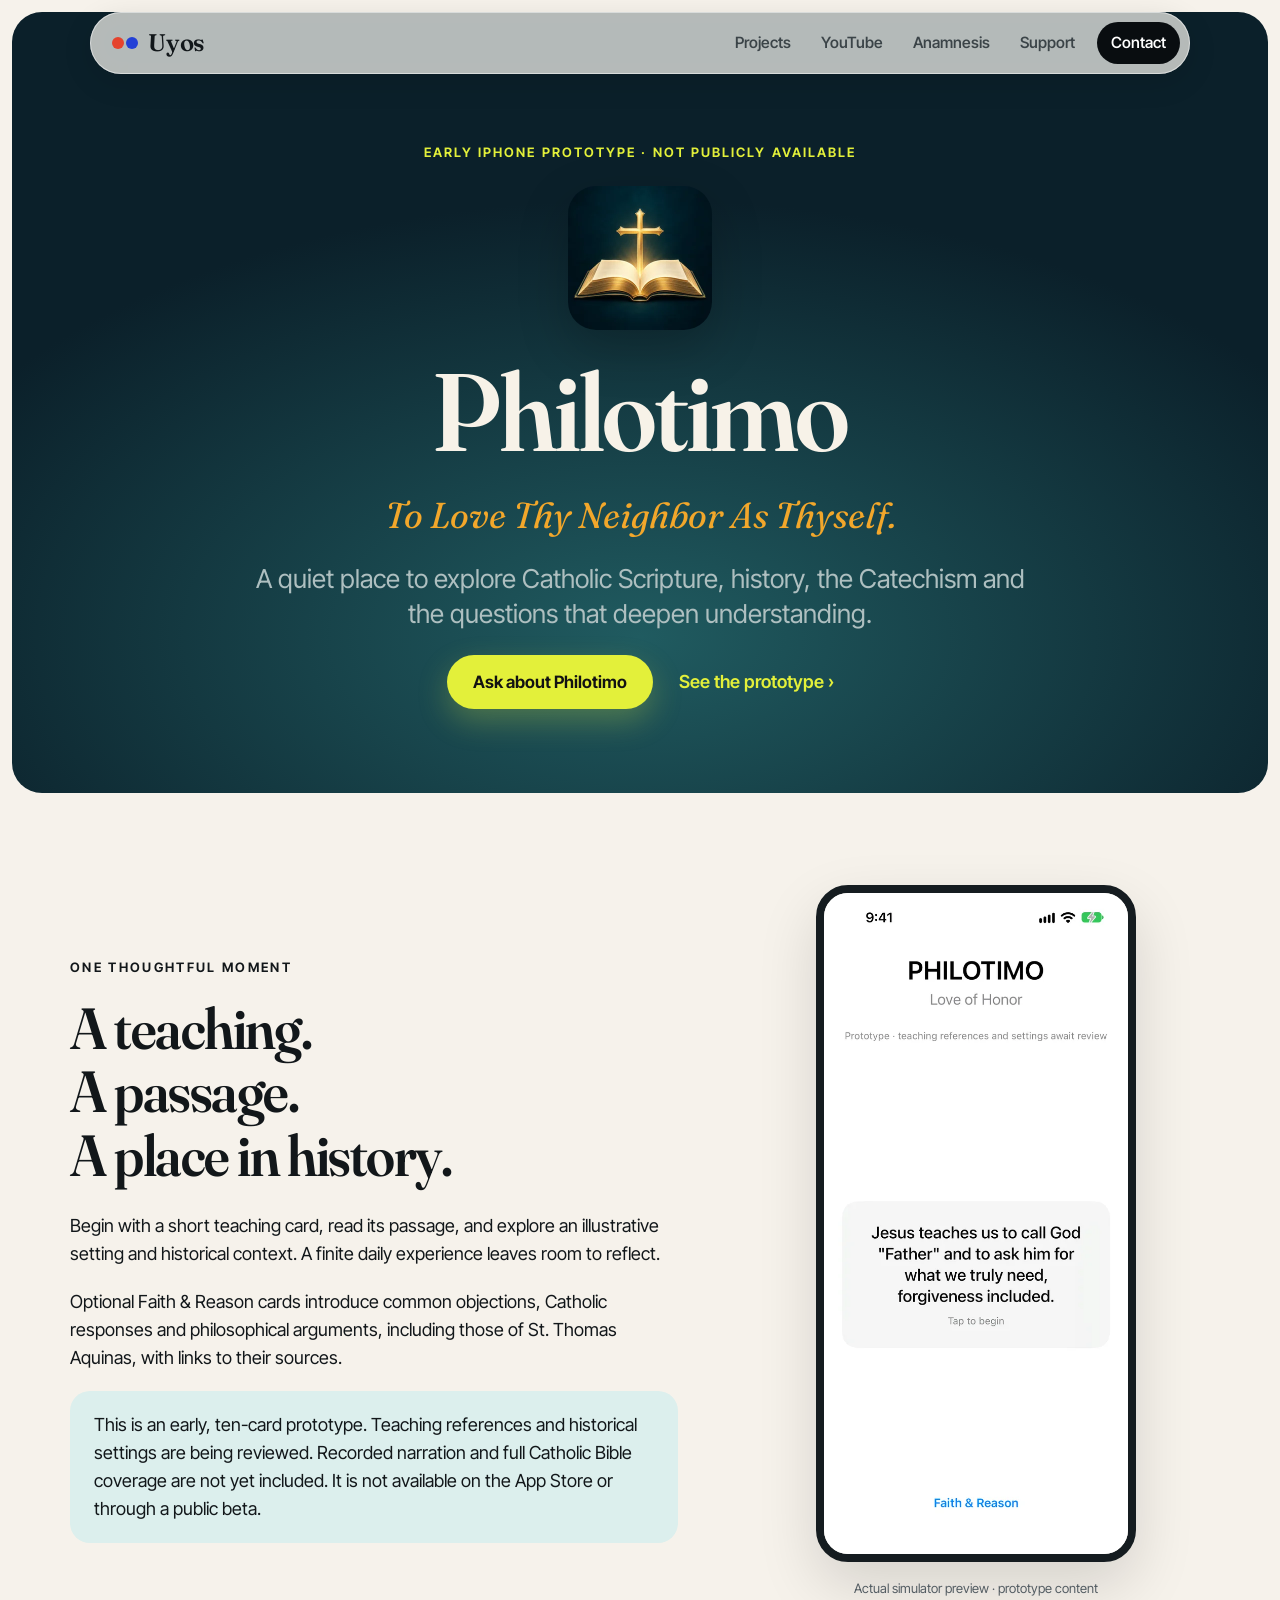
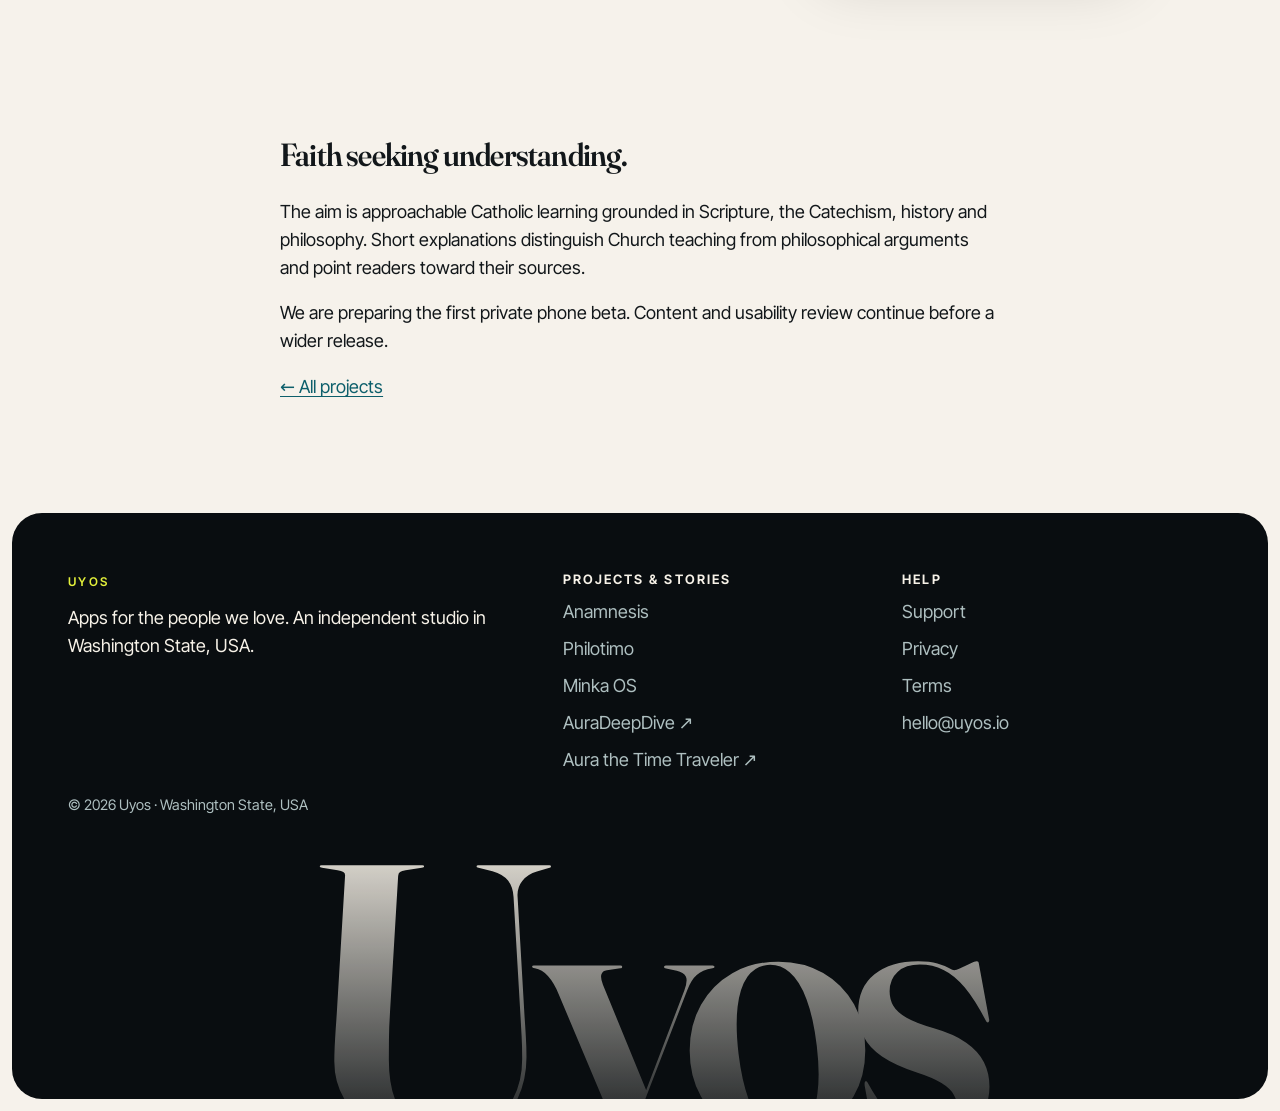
<file: philotimo.html>
<!doctype html>
<html lang="en">
<head>
<meta charset="utf-8">
<meta name="viewport" content="width=device-width, initial-scale=1, viewport-fit=cover">
<title>Philotimo · Uyos</title>
<meta name="description" content="Philotimo: To Love Thy Neighbor As Thyself. A Catholic Scripture, history and faith-learning prototype from Uyos.">
<meta name="theme-color" content="#090d10">
<link rel="canonical" href="https://uyos.io/philotimo.html">
<meta property="og:title" content="Philotimo · Uyos">
<meta property="og:description" content="Philotimo: To Love Thy Neighbor As Thyself. A Catholic Scripture, history and faith-learning prototype from Uyos.">
<link rel="icon" href="img/favicon.png">
<link rel="preload" href="fonts/fraunces-latin-full-normal.woff2" as="font" type="font/woff2" crossorigin>
<link rel="stylesheet" href="style.css">
<script src="site.js" defer></script>
</head>
<body>
<header class="glass">
  <a class="mark" href="index.html"><i></i>Uyos</a>
  <nav aria-label="Main"><a class="project-nav" href="index.html#projects">Projects</a><a href="index.html#channels">YouTube</a><a href="anamnesis.html">Anamnesis</a><a href="support.html">Support</a><a class="cta" href="mailto:hello@uyos.io">Contact</a></nav>
</header>
<main>

<div class="tiles"><section class="tile project-hero" style="background:radial-gradient(90% 80% at 50% 80%,#205b60,#0b202a 70%)">
<p class="tag">Early iPhone prototype · not publicly available</p>
<img class="project-icon" src="img/philotimo-icon.webp" width="144" height="144" alt="Philotimo app icon">
<h1>Philotimo</h1><p class="purpose">To Love Thy Neighbor As Thyself.</p>
<p class="sub">A quiet place to explore Catholic Scripture, history, the Catechism and the questions that deepen understanding.</p>
<div class="links"><a class="btn gold" href="mailto:hello@uyos.io?subject=Philotimo">Ask about Philotimo</a><a class="more" href="#prototype">See the prototype</a></div></section></div>
<section class="wrap project-detail" id="prototype"><div class="project-copy"><p class="eyebrow">One thoughtful moment</p><h2>A teaching.<br>A passage.<br>A place in history.</h2>
<p>Begin with a short teaching card, read its passage, and explore an illustrative setting and historical context. A finite daily experience leaves room to reflect.</p>
<p>Optional Faith &amp; Reason cards introduce common objections, Catholic responses and philosophical arguments, including those of St. Thomas Aquinas, with links to their sources.</p>
<p class="callout">This is an early, ten-card prototype. Teaching references and historical settings are being reviewed. Recorded narration and full Catholic Bible coverage are not yet included. It is not available on the App Store or through a public beta.</p></div>
<figure class="prototype-shot"><img src="img/philotimo-home.webp" width="402" height="874" alt="Actual Philotimo prototype showing the daily teaching card and optional Faith and Reason button" loading="lazy"><figcaption>Actual simulator preview · prototype content</figcaption></figure></section>
<section class="wrap narrow doc"><h2>Faith seeking understanding.</h2><p>The aim is approachable Catholic learning grounded in Scripture, the Catechism, history and philosophy. Short explanations distinguish Church teaching from philosophical arguments and point readers toward their sources.</p><p>We are preparing the first private phone beta. Content and usability review continue before a wider release.</p><a href="index.html#projects">← All projects</a></section>
</main>
<footer class="foot">
  <div class="cols">
    <div class="brand"><p class="label" style="color:var(--accent)">Uyos</p>
      <p style="margin-top:12px;max-width:24em;color:var(--on-dark)">Apps for the people we love. An independent studio in Washington State, USA.</p></div>
    <div><h4>Projects &amp; stories</h4><nav><a href="anamnesis.html">Anamnesis</a><a href="philotimo.html">Philotimo</a><a href="minka.html">Minka OS</a><a class="arrow" href="https://www.youtube.com/channel/UCwXGdEm0_i_grfxJ1KwvSEw">AuraDeepDive</a><a class="arrow" href="https://www.youtube.com/channel/UCVDF7vMQbgIAS8VeCQbzVCg">Aura the Time Traveler</a></nav></div>
    <div><h4>Help</h4><nav><a href="support.html">Support</a><a href="privacy.html">Privacy</a><a href="terms.html">Terms</a>
      <a href="mailto:hello@uyos.io">hello@uyos.io</a></nav></div>
  </div>
  <p class="fine">© 2026 Uyos · Washington State, USA</p>
  <div class="wordmark" aria-hidden="true">Uyos</div>
</footer>
</body>
</html>
</file>
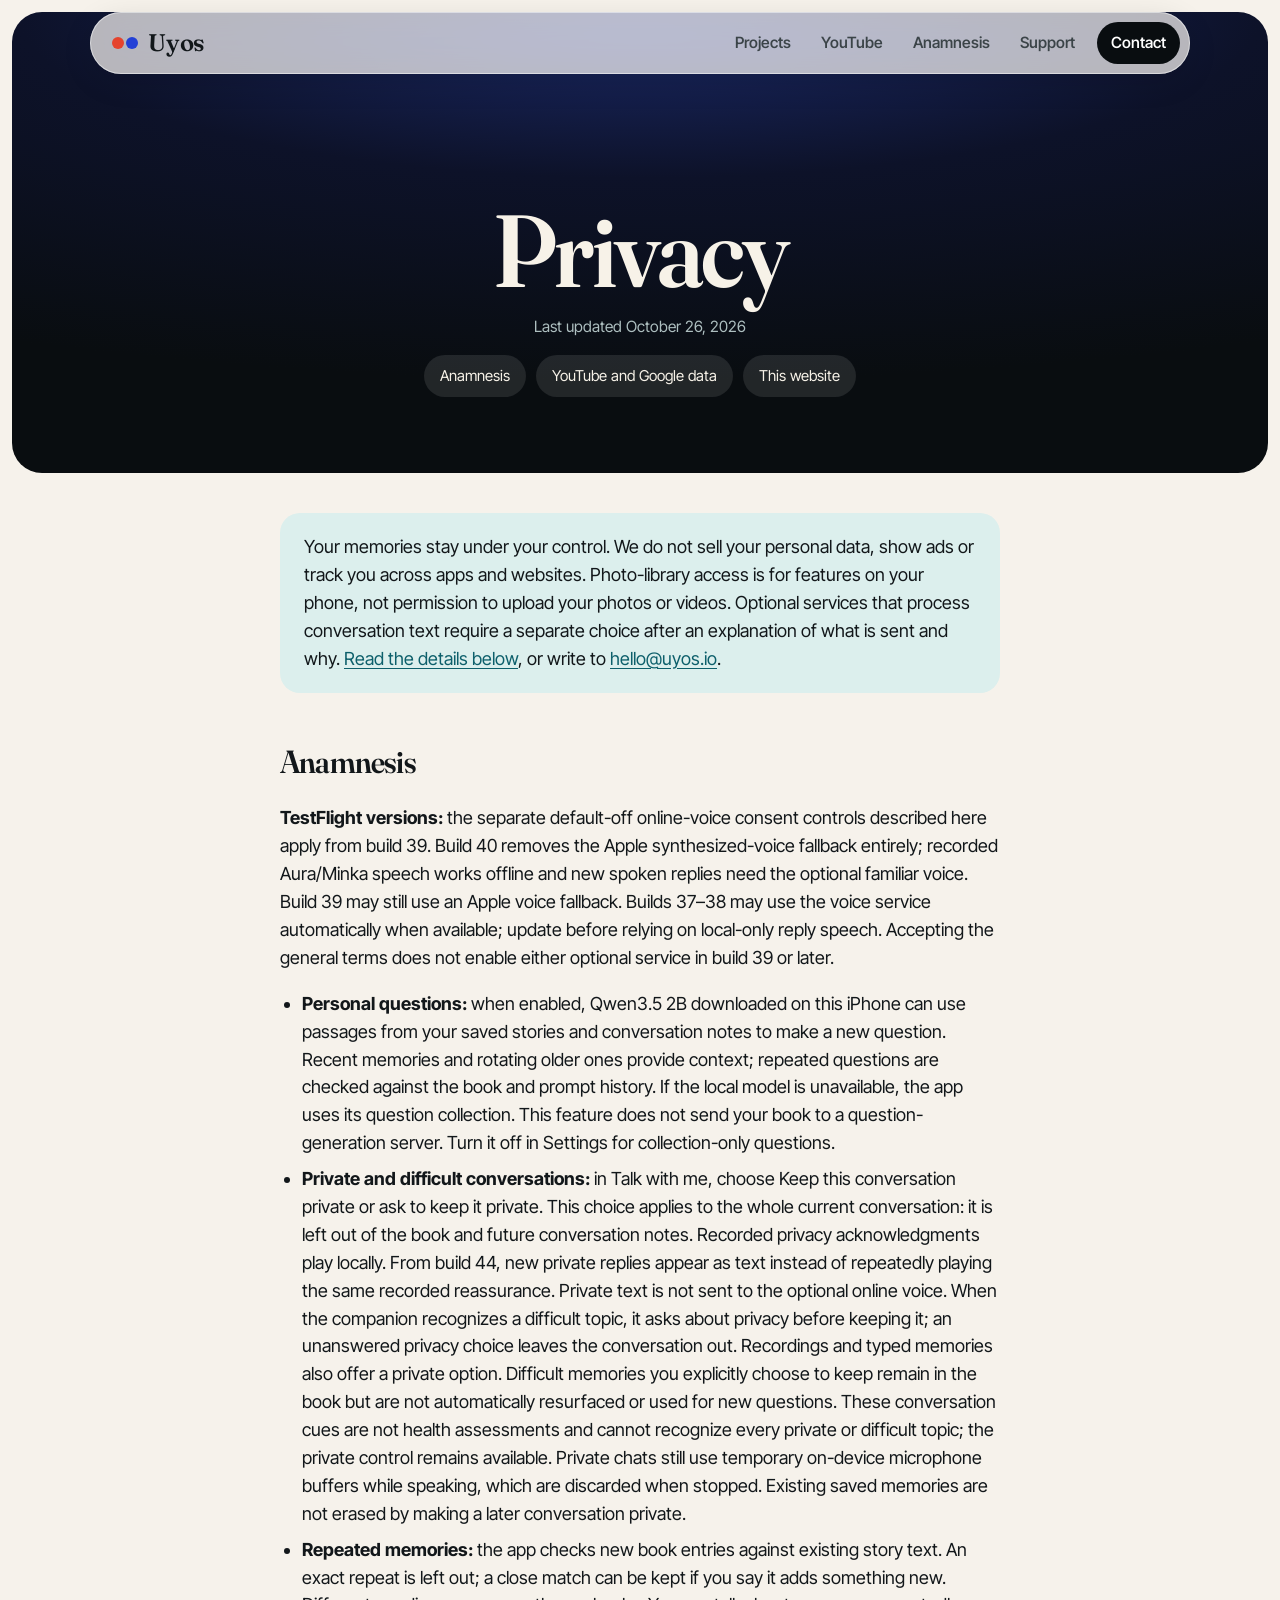
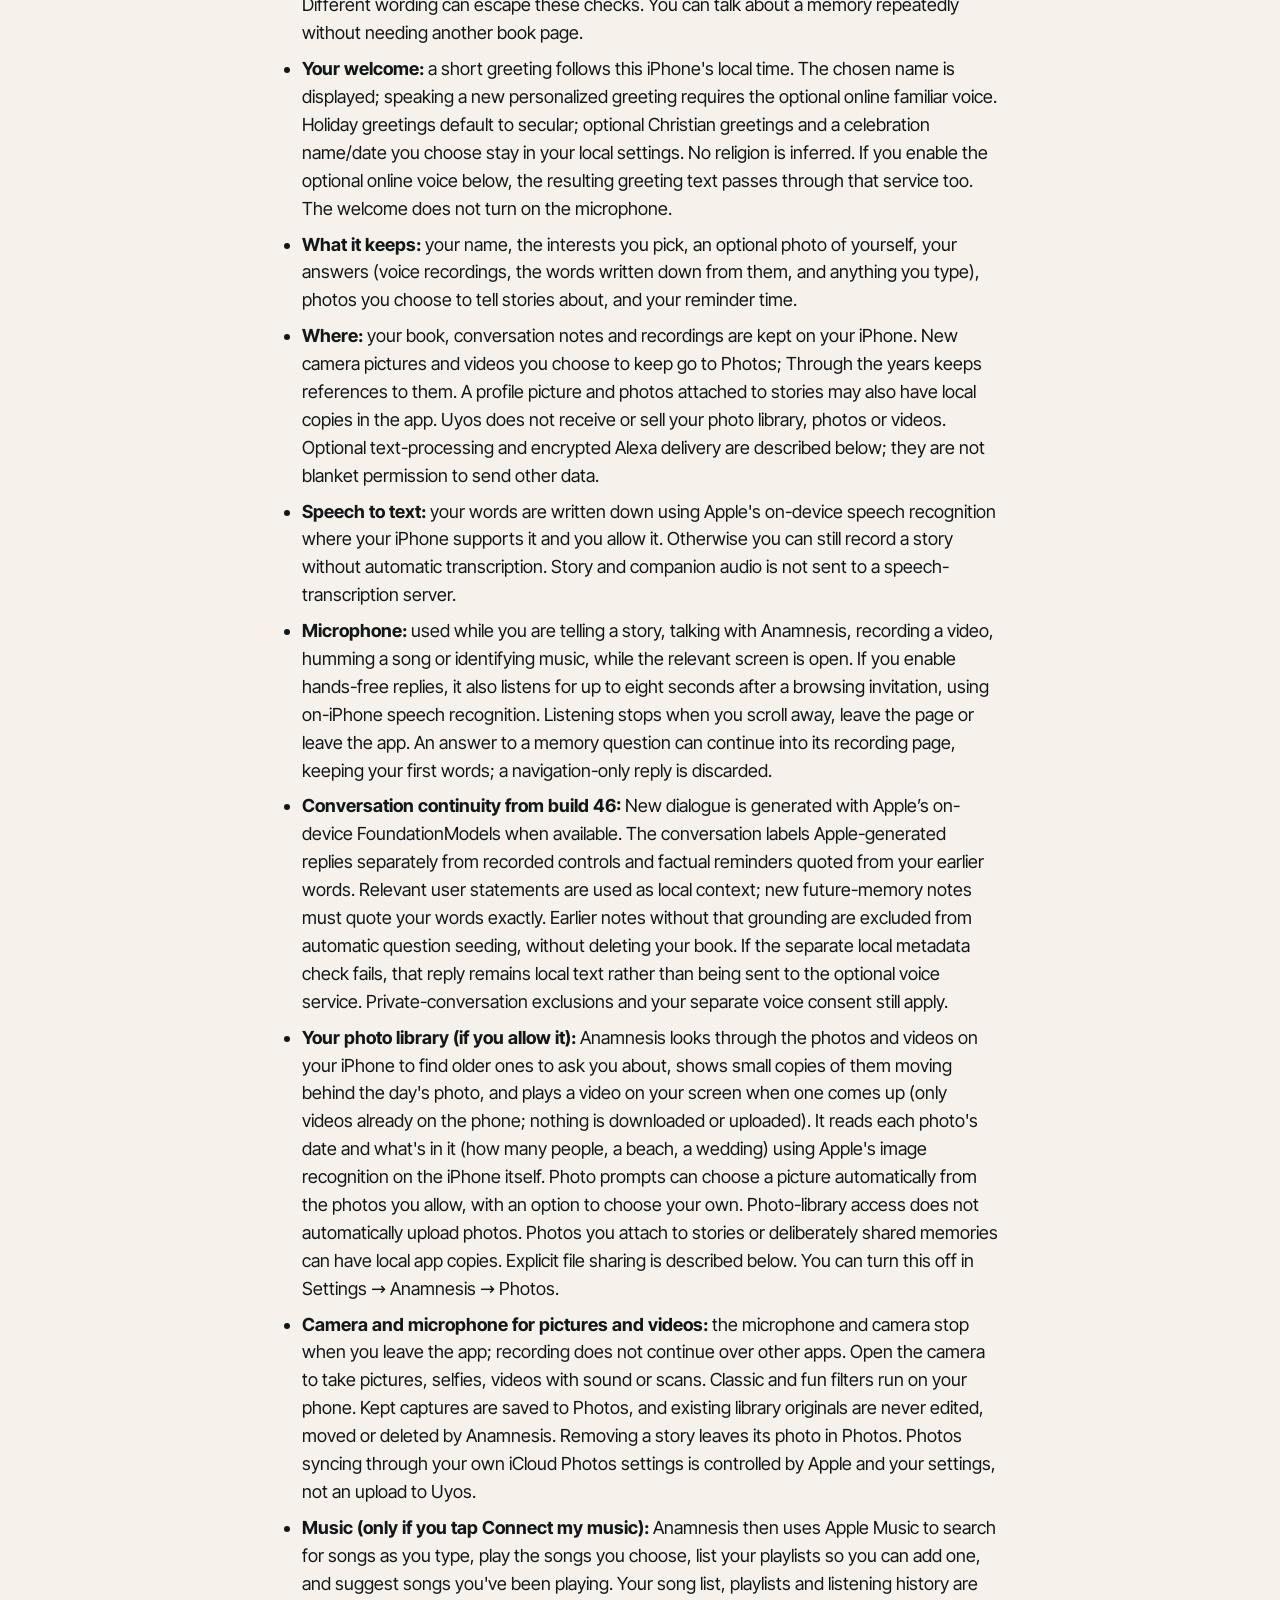
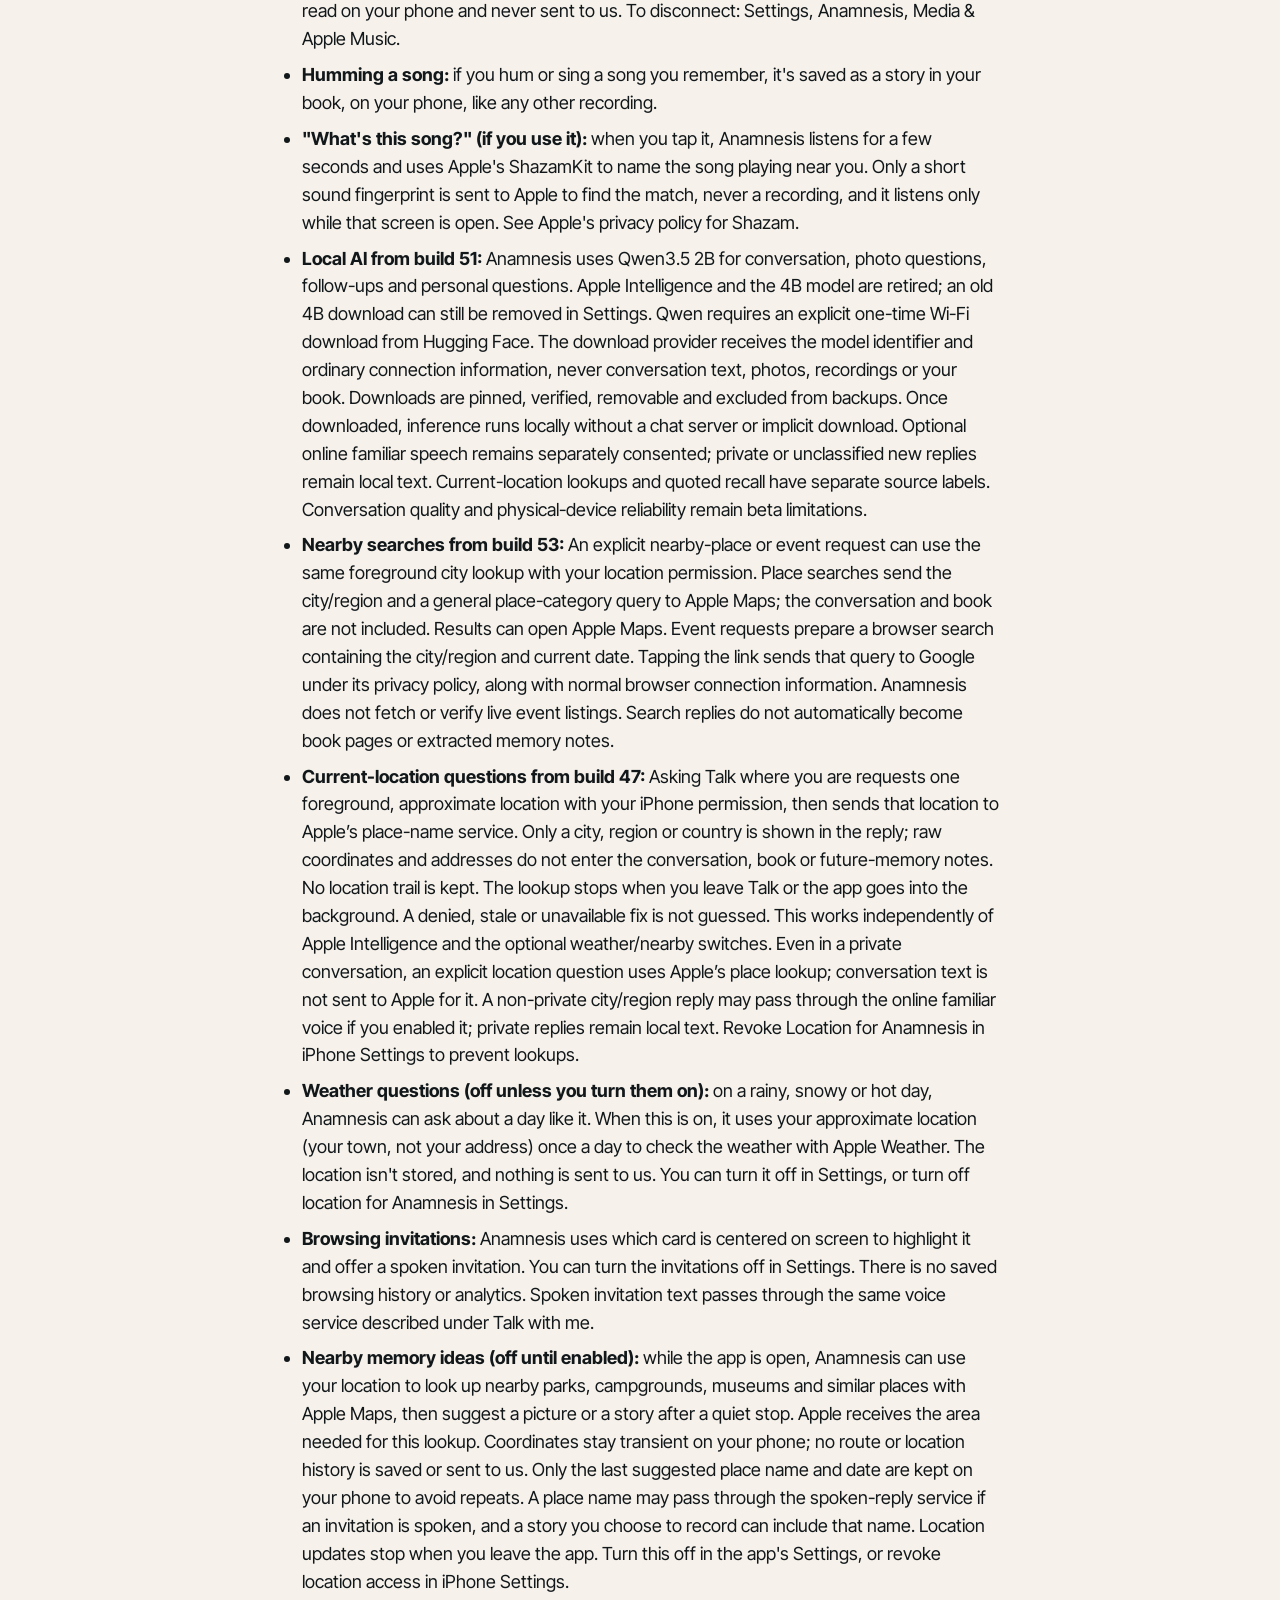
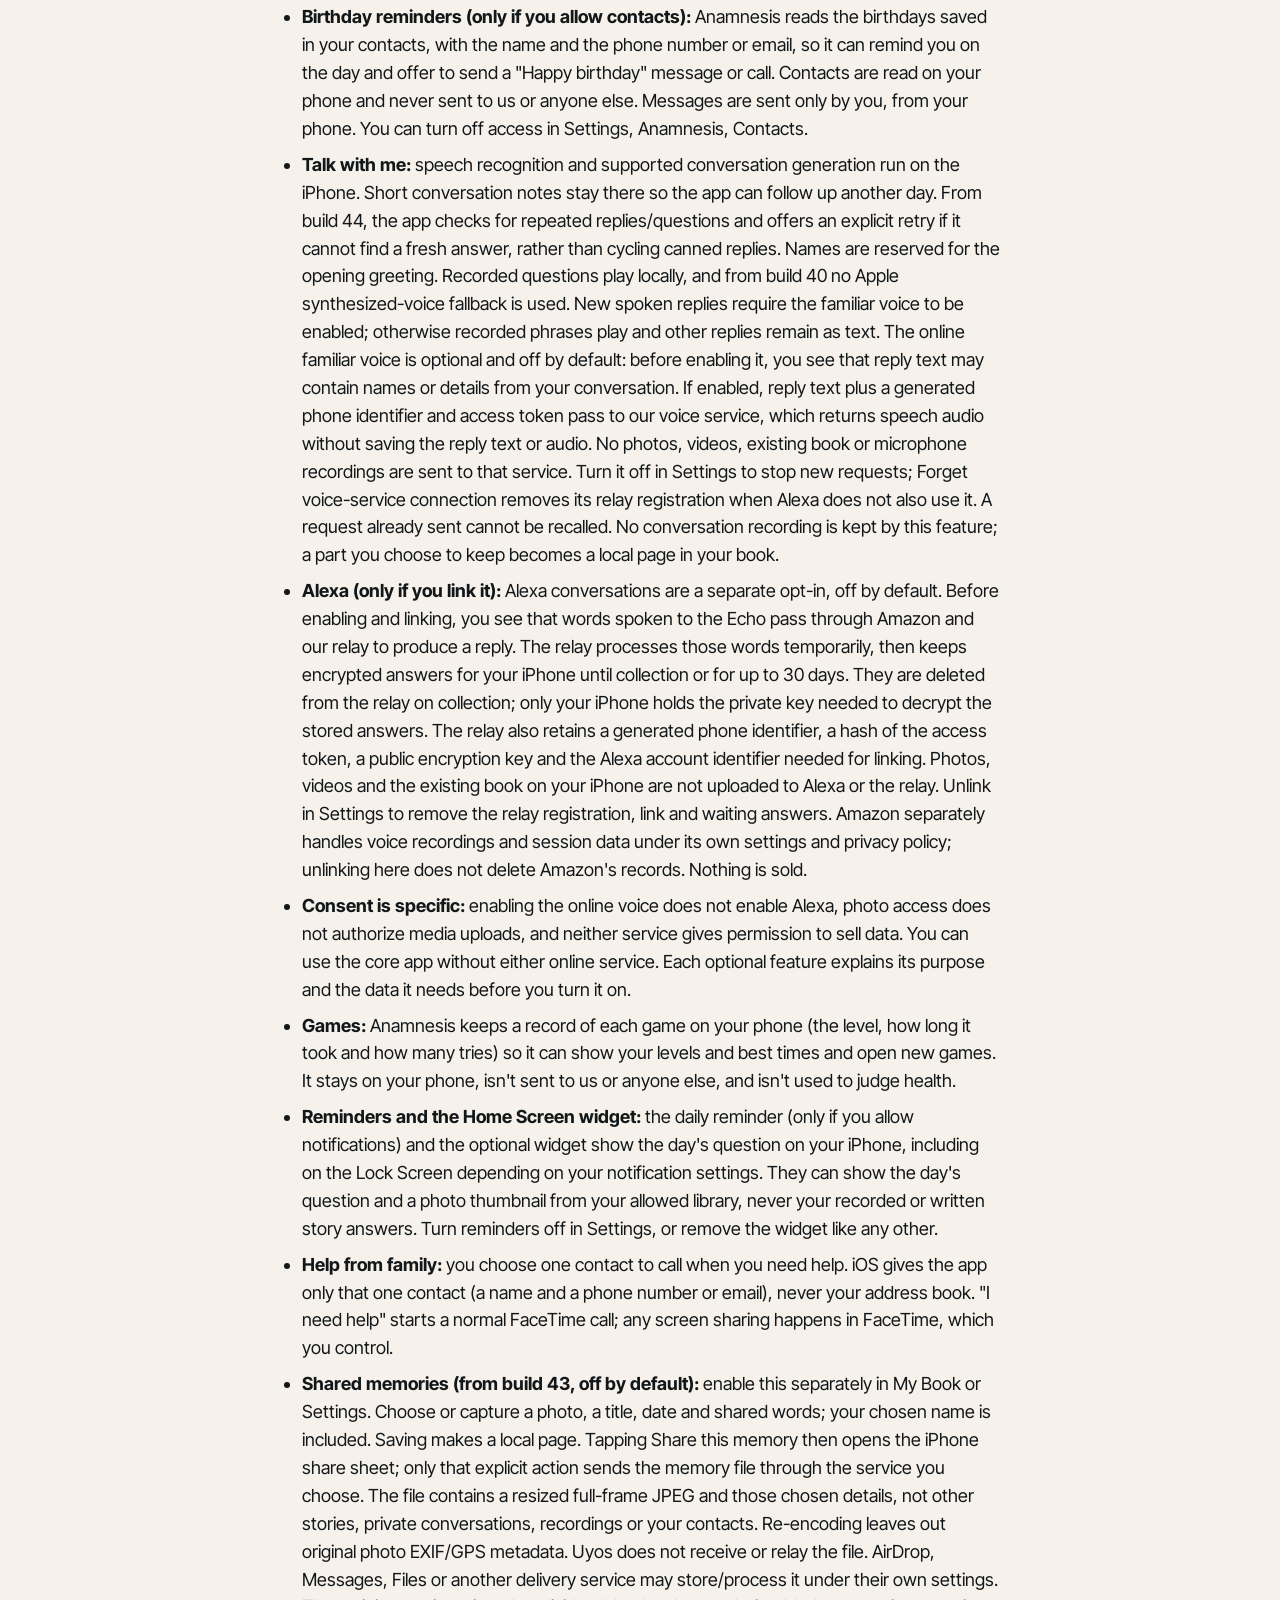
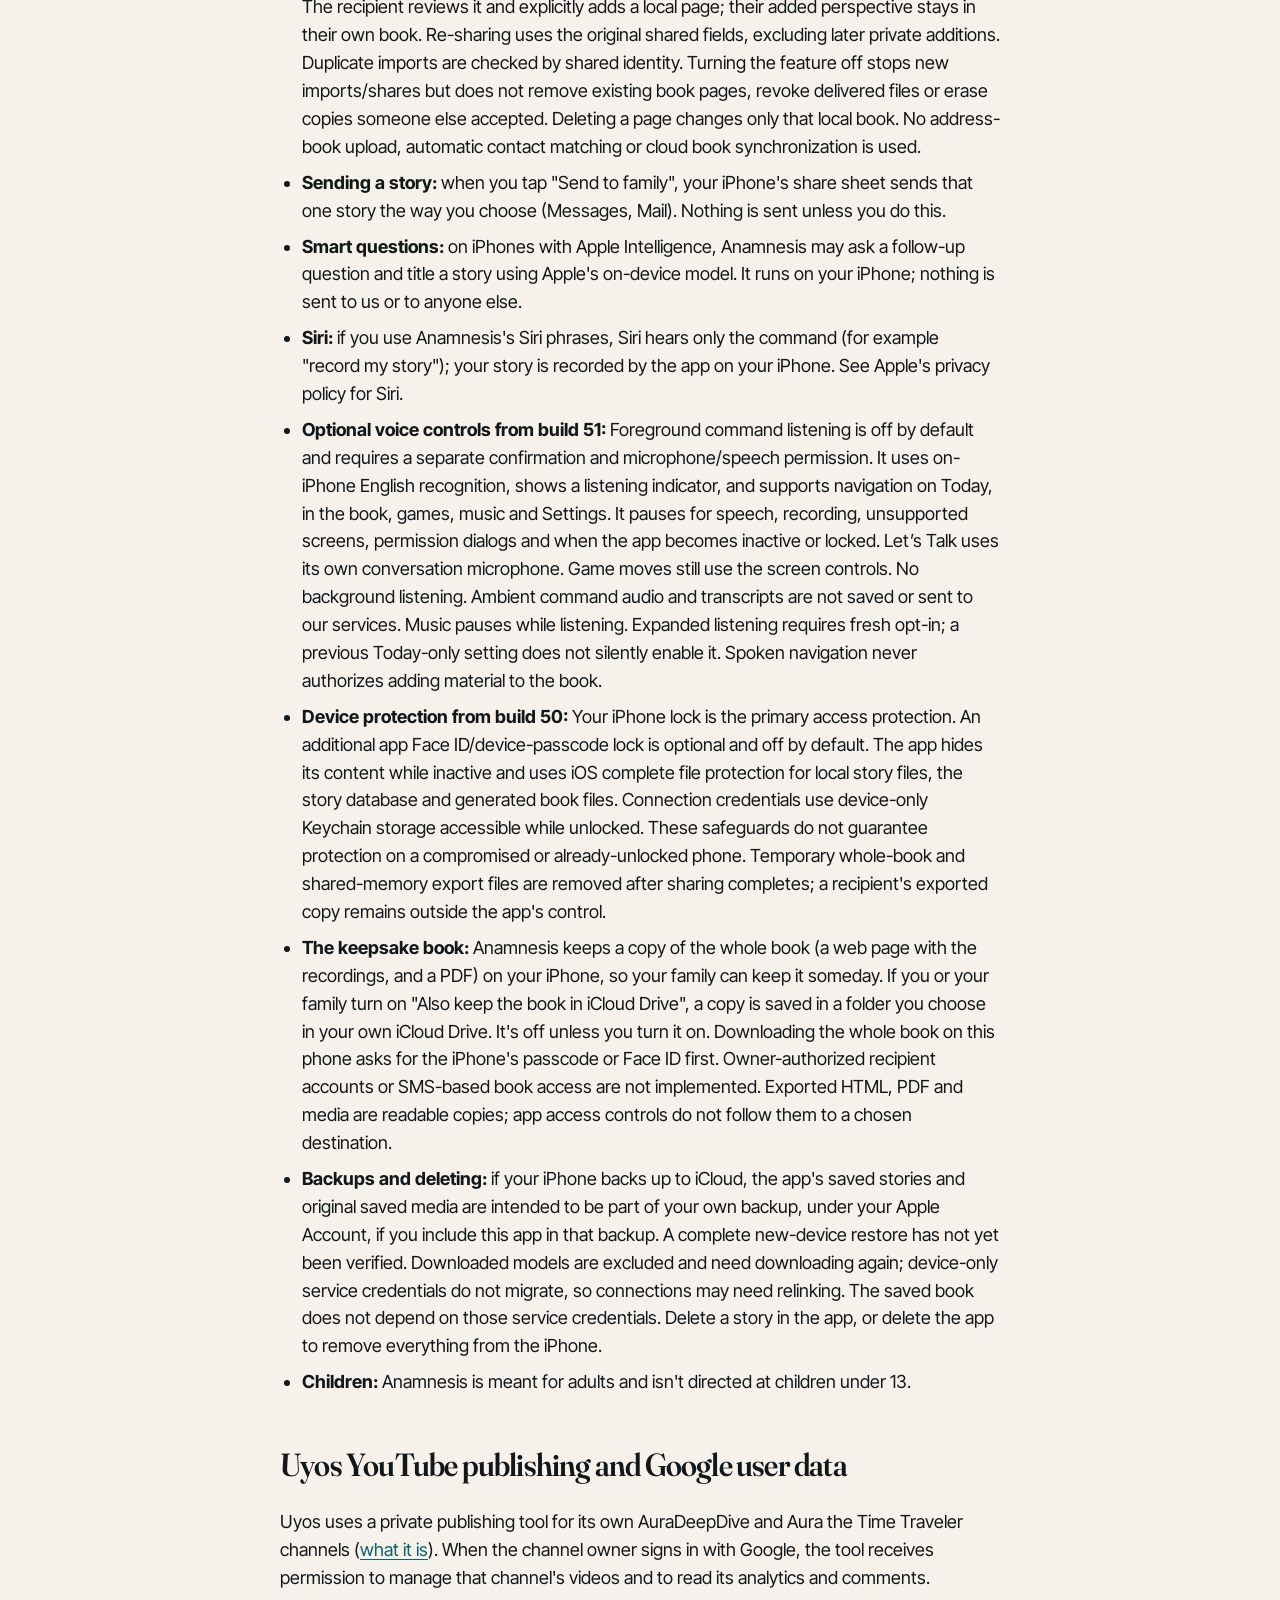
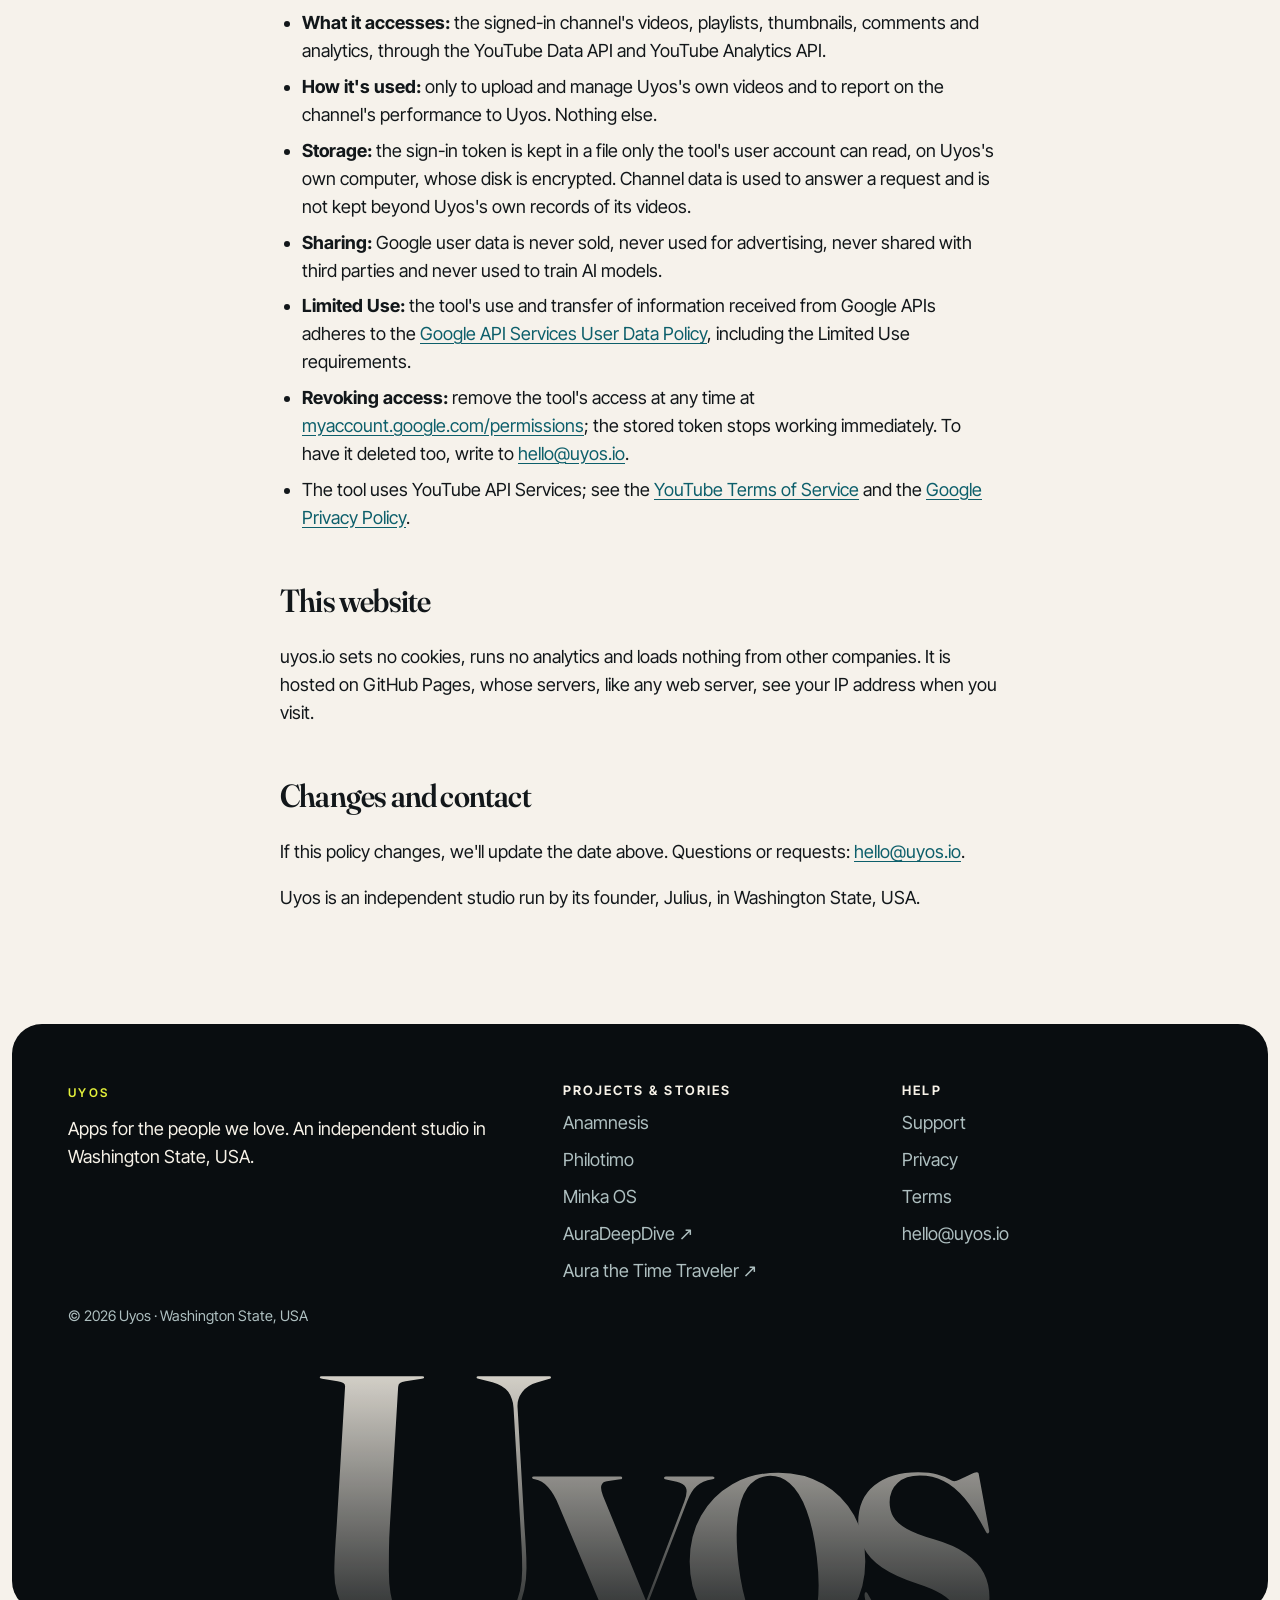
<file: privacy.html>
<!doctype html>
<html lang="en">
<head>
<meta charset="utf-8">
<meta name="viewport" content="width=device-width, initial-scale=1, viewport-fit=cover">
<title>Privacy</title>
<meta name="description" content="Uyos privacy policy: Anamnesis, Uyos YouTube publishing and Google user data.">
<meta name="theme-color" content="#090d10">
<link rel="canonical" href="https://uyos.io/privacy.html">
<meta property="og:title" content="Privacy">
<meta property="og:description" content="Uyos privacy policy: Anamnesis, Uyos YouTube publishing and Google user data.">
<link rel="icon" href="img/favicon.png">
<link rel="preload" href="fonts/fraunces-latin-full-normal.woff2" as="font" type="font/woff2" crossorigin>
<link rel="stylesheet" href="style.css">
<script src="site.js" defer></script>
</head>
<body>
<header class="glass">
  <a class="mark" href="index.html"><i></i>Uyos</a>
  <nav aria-label="Main"><a class="project-nav" href="index.html#projects">Projects</a><a href="index.html#channels">YouTube</a><a href="anamnesis.html">Anamnesis</a><a href="support.html">Support</a><a class="cta" href="mailto:hello@uyos.io">Contact</a></nav>
</header>
<main>

<div class="tiles" style="padding-bottom:0"><section class="doc-head">
  <h1>Privacy</h1><p class="updated">Last updated October 26, 2026</p><div class="toc"><a href="#anamnesis">Anamnesis</a><a href="#youtube">YouTube and Google data</a><a href="#website">This website</a></div>
</section></div>
<article class="wrap narrow doc">
  <p class="callout">Your memories stay under your control. We do not sell your personal data, show ads or track you across apps and websites. Photo-library access is for features on your phone, not permission to upload your photos or videos. Optional services that process conversation text require a separate choice after an explanation of what is sent and why. <a href="#anamnesis">Read the details below</a>, or write to <a href="mailto:hello@uyos.io">hello@uyos.io</a>.</p>

  <h2 id="anamnesis">Anamnesis</h2>
  <p><b>TestFlight versions:</b> the separate default-off online-voice consent controls described here apply from build 39. Build 40 removes the Apple synthesized-voice fallback entirely; recorded Aura/Minka speech works offline and new spoken replies need the optional familiar voice. Build 39 may still use an Apple voice fallback. Builds 37&ndash;38 may use the voice service automatically when available; update before relying on local-only reply speech. Accepting the general terms does not enable either optional service in build 39 or later.</p>
  <ul>
    <li><b>Personal questions:</b> when enabled, Qwen3.5 2B downloaded on this iPhone can use passages from your saved stories and conversation notes to make a new question. Recent memories and rotating older ones provide context; repeated questions are checked against the book and prompt history. If the local model is unavailable, the app uses its question collection. This feature does not send your book to a question-generation server. Turn it off in Settings for collection-only questions.</li>
    <li><b>Private and difficult conversations:</b> in Talk with me, choose Keep this conversation private or ask to keep it private. This choice applies to the whole current conversation: it is left out of the book and future conversation notes. Recorded privacy acknowledgments play locally. From build 44, new private replies appear as text instead of repeatedly playing the same recorded reassurance. Private text is not sent to the optional online voice. When the companion recognizes a difficult topic, it asks about privacy before keeping it; an unanswered privacy choice leaves the conversation out. Recordings and typed memories also offer a private option. Difficult memories you explicitly choose to keep remain in the book but are not automatically resurfaced or used for new questions. These conversation cues are not health assessments and cannot recognize every private or difficult topic; the private control remains available. Private chats still use temporary on-device microphone buffers while speaking, which are discarded when stopped. Existing saved memories are not erased by making a later conversation private.</li>
    <li><b>Repeated memories:</b> the app checks new book entries against existing story text. An exact repeat is left out; a close match can be kept if you say it adds something new. Different wording can escape these checks. You can talk about a memory repeatedly without needing another book page.</li>
    <li><b>Your welcome:</b> a short greeting follows this iPhone's local time. The chosen name is displayed; speaking a new personalized greeting requires the optional online familiar voice. Holiday greetings default to secular; optional Christian greetings and a celebration name/date you choose stay in your local settings. No religion is inferred. If you enable the optional online voice below, the resulting greeting text passes through that service too. The welcome does not turn on the microphone.</li>
    <li><b>What it keeps:</b> your name, the interests you pick, an optional photo of yourself, your answers (voice recordings, the words written down from them, and anything you type), photos you choose to tell stories about, and your reminder time.</li>
    <li><b>Where:</b> your book, conversation notes and recordings are kept on your iPhone. New camera pictures and videos you choose to keep go to Photos; Through the years keeps references to them. A profile picture and photos attached to stories may also have local copies in the app. Uyos does not receive or sell your photo library, photos or videos. Optional text-processing and encrypted Alexa delivery are described below; they are not blanket permission to send other data.</li>
    <li><b>Speech to text:</b> your words are written down using Apple's on-device speech recognition where your iPhone supports it and you allow it. Otherwise you can still record a story without automatic transcription. Story and companion audio is not sent to a speech-transcription server.</li>
    <li><b>Microphone:</b> used while you are telling a story, talking with Anamnesis, recording a video, humming a song or identifying music, while the relevant screen is open. If you enable hands-free replies, it also listens for up to eight seconds after a browsing invitation, using on-iPhone speech recognition. Listening stops when you scroll away, leave the page or leave the app. An answer to a memory question can continue into its recording page, keeping your first words; a navigation-only reply is discarded.</li>
    <li><b>Conversation continuity from build 46:</b> New dialogue is generated with Apple’s on-device FoundationModels when available. The conversation labels Apple-generated replies separately from recorded controls and factual reminders quoted from your earlier words. Relevant user statements are used as local context; new future-memory notes must quote your words exactly. Earlier notes without that grounding are excluded from automatic question seeding, without deleting your book. If the separate local metadata check fails, that reply remains local text rather than being sent to the optional voice service. Private-conversation exclusions and your separate voice consent still apply.</li>
    <li><b>Your photo library (if you allow it):</b> Anamnesis looks through the photos and videos on your iPhone to find older ones to ask you about, shows small copies of them moving behind the day's photo, and plays a video on your screen when one comes up (only videos already on the phone; nothing is downloaded or uploaded). It reads each photo's date and what's in it (how many people, a beach, a wedding) using Apple's image recognition on the iPhone itself. Photo prompts can choose a picture automatically from the photos you allow, with an option to choose your own. Photo-library access does not automatically upload photos. Photos you attach to stories or deliberately shared memories can have local app copies. Explicit file sharing is described below. You can turn this off in Settings &rarr; Anamnesis &rarr; Photos.</li>
    <li><b>Camera and microphone for pictures and videos:</b> the microphone and camera stop when you leave the app; recording does not continue over other apps. Open the camera to take pictures, selfies, videos with sound or scans. Classic and fun filters run on your phone. Kept captures are saved to Photos, and existing library originals are never edited, moved or deleted by Anamnesis. Removing a story leaves its photo in Photos. Photos syncing through your own iCloud Photos settings is controlled by Apple and your settings, not an upload to Uyos.</li>
    <li><b>Music (only if you tap Connect my music):</b> Anamnesis then uses Apple Music to search for songs as you type, play the songs you choose, list your playlists so you can add one, and suggest songs you've been playing. Your song list, playlists and listening history are read on your phone and never sent to us. To disconnect: Settings, Anamnesis, Media &amp; Apple Music.</li>
    <li><b>Humming a song:</b> if you hum or sing a song you remember, it's saved as a story in your book, on your phone, like any other recording.</li>
    <li><b>"What's this song?" (if you use it):</b> when you tap it, Anamnesis listens for a few seconds and uses Apple's ShazamKit to name the song playing near you. Only a short sound fingerprint is sent to Apple to find the match, never a recording, and it listens only while that screen is open. See Apple's privacy policy for Shazam.</li>
    <li><b>Local AI from build 51:</b> Anamnesis uses Qwen3.5 2B for conversation, photo questions, follow-ups and personal questions. Apple Intelligence and the 4B model are retired; an old 4B download can still be removed in Settings. Qwen requires an explicit one-time Wi-Fi download from Hugging Face. The download provider receives the model identifier and ordinary connection information, never conversation text, photos, recordings or your book. Downloads are pinned, verified, removable and excluded from backups. Once downloaded, inference runs locally without a chat server or implicit download. Optional online familiar speech remains separately consented; private or unclassified new replies remain local text. Current-location lookups and quoted recall have separate source labels. Conversation quality and physical-device reliability remain beta limitations.</li>
    <li><b>Nearby searches from build 53:</b> An explicit nearby-place or event request can use the same foreground city lookup with your location permission. Place searches send the city/region and a general place-category query to Apple Maps; the conversation and book are not included. Results can open Apple Maps. Event requests prepare a browser search containing the city/region and current date. Tapping the link sends that query to Google under its privacy policy, along with normal browser connection information. Anamnesis does not fetch or verify live event listings. Search replies do not automatically become book pages or extracted memory notes.</li>
    <li><b>Current-location questions from build 47:</b> Asking Talk where you are requests one foreground, approximate location with your iPhone permission, then sends that location to Apple’s place-name service. Only a city, region or country is shown in the reply; raw coordinates and addresses do not enter the conversation, book or future-memory notes. No location trail is kept. The lookup stops when you leave Talk or the app goes into the background. A denied, stale or unavailable fix is not guessed. This works independently of Apple Intelligence and the optional weather/nearby switches. Even in a private conversation, an explicit location question uses Apple’s place lookup; conversation text is not sent to Apple for it. A non-private city/region reply may pass through the online familiar voice if you enabled it; private replies remain local text. Revoke Location for Anamnesis in iPhone Settings to prevent lookups.</li>
    <li><b>Weather questions (off unless you turn them on):</b> on a rainy, snowy or hot day, Anamnesis can ask about a day like it. When this is on, it uses your approximate location (your town, not your address) once a day to check the weather with Apple Weather. The location isn't stored, and nothing is sent to us. You can turn it off in Settings, or turn off location for Anamnesis in Settings.</li>
    <li><b>Browsing invitations:</b> Anamnesis uses which card is centered on screen to highlight it and offer a spoken invitation. You can turn the invitations off in Settings. There is no saved browsing history or analytics. Spoken invitation text passes through the same voice service described under Talk with me.</li>
    <li><b>Nearby memory ideas (off until enabled):</b> while the app is open, Anamnesis can use your location to look up nearby parks, campgrounds, museums and similar places with Apple Maps, then suggest a picture or a story after a quiet stop. Apple receives the area needed for this lookup. Coordinates stay transient on your phone; no route or location history is saved or sent to us. Only the last suggested place name and date are kept on your phone to avoid repeats. A place name may pass through the spoken-reply service if an invitation is spoken, and a story you choose to record can include that name. Location updates stop when you leave the app. Turn this off in the app's Settings, or revoke location access in iPhone Settings.</li>
    <li><b>Birthday reminders (only if you allow contacts):</b> Anamnesis reads the birthdays saved in your contacts, with the name and the phone number or email, so it can remind you on the day and offer to send a "Happy birthday" message or call. Contacts are read on your phone and never sent to us or anyone else. Messages are sent only by you, from your phone. You can turn off access in Settings, Anamnesis, Contacts.</li>
    <li><b>Talk with me:</b> speech recognition and supported conversation generation run on the iPhone. Short conversation notes stay there so the app can follow up another day. From build 44, the app checks for repeated replies/questions and offers an explicit retry if it cannot find a fresh answer, rather than cycling canned replies. Names are reserved for the opening greeting. Recorded questions play locally, and from build 40 no Apple synthesized-voice fallback is used. New spoken replies require the familiar voice to be enabled; otherwise recorded phrases play and other replies remain as text. The online familiar voice is optional and off by default: before enabling it, you see that reply text may contain names or details from your conversation. If enabled, reply text plus a generated phone identifier and access token pass to our voice service, which returns speech audio without saving the reply text or audio. No photos, videos, existing book or microphone recordings are sent to that service. Turn it off in Settings to stop new requests; Forget voice-service connection removes its relay registration when Alexa does not also use it. A request already sent cannot be recalled. No conversation recording is kept by this feature; a part you choose to keep becomes a local page in your book.</li>
    <li><b>Alexa (only if you link it):</b> Alexa conversations are a separate opt-in, off by default. Before enabling and linking, you see that words spoken to the Echo pass through Amazon and our relay to produce a reply. The relay processes those words temporarily, then keeps encrypted answers for your iPhone until collection or for up to 30 days. They are deleted from the relay on collection; only your iPhone holds the private key needed to decrypt the stored answers. The relay also retains a generated phone identifier, a hash of the access token, a public encryption key and the Alexa account identifier needed for linking. Photos, videos and the existing book on your iPhone are not uploaded to Alexa or the relay. Unlink in Settings to remove the relay registration, link and waiting answers. Amazon separately handles voice recordings and session data under its own settings and privacy policy; unlinking here does not delete Amazon's records. Nothing is sold.</li>
    <li><b>Consent is specific:</b> enabling the online voice does not enable Alexa, photo access does not authorize media uploads, and neither service gives permission to sell data. You can use the core app without either online service. Each optional feature explains its purpose and the data it needs before you turn it on.</li>
    <li><b>Games:</b> Anamnesis keeps a record of each game on your phone (the level, how long it took and how many tries) so it can show your levels and best times and open new games. It stays on your phone, isn't sent to us or anyone else, and isn't used to judge health.</li>
    <li><b>Reminders and the Home Screen widget:</b> the daily reminder (only if you allow notifications) and the optional widget show the day's question on your iPhone, including on the Lock Screen depending on your notification settings. They can show the day's question and a photo thumbnail from your allowed library, never your recorded or written story answers. Turn reminders off in Settings, or remove the widget like any other.</li>
    <li><b>Help from family:</b> you choose one contact to call when you need help. iOS gives the app only that one contact (a name and a phone number or email), never your address book. "I need help" starts a normal FaceTime call; any screen sharing happens in FaceTime, which you control.</li>
    <li><b>Shared memories (from build 43, off by default):</b> enable this separately in My Book or Settings. Choose or capture a photo, a title, date and shared words; your chosen name is included. Saving makes a local page. Tapping Share this memory then opens the iPhone share sheet; only that explicit action sends the memory file through the service you choose. The file contains a resized full-frame JPEG and those chosen details, not other stories, private conversations, recordings or your contacts. Re-encoding leaves out original photo EXIF/GPS metadata. Uyos does not receive or relay the file. AirDrop, Messages, Files or another delivery service may store/process it under their own settings. The recipient reviews it and explicitly adds a local page; their added perspective stays in their own book. Re-sharing uses the original shared fields, excluding later private additions. Duplicate imports are checked by shared identity. Turning the feature off stops new imports/shares but does not remove existing book pages, revoke delivered files or erase copies someone else accepted. Deleting a page changes only that local book. No address-book upload, automatic contact matching or cloud book synchronization is used.</li>
    <li><b>Sending a story:</b> when you tap "Send to family", your iPhone's share sheet sends that one story the way you choose (Messages, Mail). Nothing is sent unless you do this.</li>
    <li><b>Smart questions:</b> on iPhones with Apple Intelligence, Anamnesis may ask a follow-up question and title a story using Apple's on-device model. It runs on your iPhone; nothing is sent to us or to anyone else.</li>
    <li><b>Siri:</b> if you use Anamnesis's Siri phrases, Siri hears only the command (for example "record my story"); your story is recorded by the app on your iPhone. See Apple's privacy policy for Siri.</li>
    <li><b>Optional voice controls from build 51:</b> Foreground command listening is off by default and requires a separate confirmation and microphone/speech permission. It uses on-iPhone English recognition, shows a listening indicator, and supports navigation on Today, in the book, games, music and Settings. It pauses for speech, recording, unsupported screens, permission dialogs and when the app becomes inactive or locked. Let’s Talk uses its own conversation microphone. Game moves still use the screen controls. No background listening. Ambient command audio and transcripts are not saved or sent to our services. Music pauses while listening. Expanded listening requires fresh opt-in; a previous Today-only setting does not silently enable it. Spoken navigation never authorizes adding material to the book.</li>
    <li><b>Device protection from build 50:</b> Your iPhone lock is the primary access protection. An additional app Face ID/device-passcode lock is optional and off by default. The app hides its content while inactive and uses iOS complete file protection for local story files, the story database and generated book files. Connection credentials use device-only Keychain storage accessible while unlocked. These safeguards do not guarantee protection on a compromised or already-unlocked phone. Temporary whole-book and shared-memory export files are removed after sharing completes; a recipient's exported copy remains outside the app's control.</li>
    <li><b>The keepsake book:</b> Anamnesis keeps a copy of the whole book (a web page with the recordings, and a PDF) on your iPhone, so your family can keep it someday. If you or your family turn on "Also keep the book in iCloud Drive", a copy is saved in a folder you choose in your own iCloud Drive. It's off unless you turn it on. Downloading the whole book on this phone asks for the iPhone's passcode or Face ID first. Owner-authorized recipient accounts or SMS-based book access are not implemented. Exported HTML, PDF and media are readable copies; app access controls do not follow them to a chosen destination.</li>
    <li><b>Backups and deleting:</b> if your iPhone backs up to iCloud, the app's saved stories and original saved media are intended to be part of your own backup, under your Apple Account, if you include this app in that backup. A complete new-device restore has not yet been verified. Downloaded models are excluded and need downloading again; device-only service credentials do not migrate, so connections may need relinking. The saved book does not depend on those service credentials. Delete a story in the app, or delete the app to remove everything from the iPhone.</li>
    <li><b>Children:</b> Anamnesis is meant for adults and isn't directed at children under 13.</li>
  </ul>

  <h2 id="youtube">Uyos YouTube publishing and Google user data</h2>
  <p>Uyos uses a private publishing tool for its own AuraDeepDive and Aura the Time Traveler channels (<a href="publishing.html">what it is</a>). When the channel owner signs in with Google, the tool receives permission to manage that channel's videos and to read its analytics and comments.</p>
  <ul>
    <li><b>What it accesses:</b> the signed-in channel's videos, playlists, thumbnails, comments and analytics, through the YouTube Data API and YouTube Analytics API.</li>
    <li><b>How it's used:</b> only to upload and manage Uyos's own videos and to report on the channel's performance to Uyos. Nothing else.</li>
    <li><b>Storage:</b> the sign-in token is kept in a file only the tool's user account can read, on Uyos's own computer, whose disk is encrypted. Channel data is used to answer a request and is not kept beyond Uyos's own records of its videos.</li>
    <li><b>Sharing:</b> Google user data is never sold, never used for advertising, never shared with third parties and never used to train AI models.</li>
    <li><b>Limited Use:</b> the tool's use and transfer of information received from Google APIs adheres to the <a href="https://developers.google.com/terms/api-services-user-data-policy">Google API Services User Data Policy</a>, including the Limited Use requirements.</li>
    <li><b>Revoking access:</b> remove the tool's access at any time at <a href="https://myaccount.google.com/permissions">myaccount.google.com/permissions</a>; the stored token stops working immediately. To have it deleted too, write to <a href="mailto:hello@uyos.io">hello@uyos.io</a>.</li>
    <li>The tool uses YouTube API Services; see the <a href="https://www.youtube.com/t/terms">YouTube Terms of Service</a> and the <a href="https://policies.google.com/privacy">Google Privacy Policy</a>.</li>
  </ul>

  <h2 id="website">This website</h2>
  <p>uyos.io sets no cookies, runs no analytics and loads nothing from other companies. It is hosted on GitHub Pages, whose servers, like any web server, see your IP address when you visit.</p>

  <h2>Changes and contact</h2>
  <p>If this policy changes, we'll update the date above. Questions or requests: <a href="mailto:hello@uyos.io">hello@uyos.io</a>.</p>
  <p>Uyos is an independent studio run by its founder, Julius, in Washington State, USA.</p>
</article>

</main>
<footer class="foot">
  <div class="cols">
    <div class="brand"><p class="label" style="color:var(--accent)">Uyos</p>
      <p style="margin-top:12px;max-width:24em;color:var(--on-dark)">Apps for the people we love. An independent studio in Washington State, USA.</p></div>
    <div><h4>Projects &amp; stories</h4><nav><a href="anamnesis.html">Anamnesis</a><a href="philotimo.html">Philotimo</a><a href="minka.html">Minka OS</a><a class="arrow" href="https://www.youtube.com/channel/UCwXGdEm0_i_grfxJ1KwvSEw">AuraDeepDive</a><a class="arrow" href="https://www.youtube.com/channel/UCVDF7vMQbgIAS8VeCQbzVCg">Aura the Time Traveler</a></nav></div>
    <div><h4>Help</h4><nav><a href="support.html">Support</a><a href="privacy.html">Privacy</a><a href="terms.html">Terms</a>
      <a href="mailto:hello@uyos.io">hello@uyos.io</a></nav></div>
  </div>
  <p class="fine">© 2026 Uyos · Washington State, USA</p>
  <div class="wordmark" aria-hidden="true">Uyos</div>
</footer>
</body>
</html>
</file>
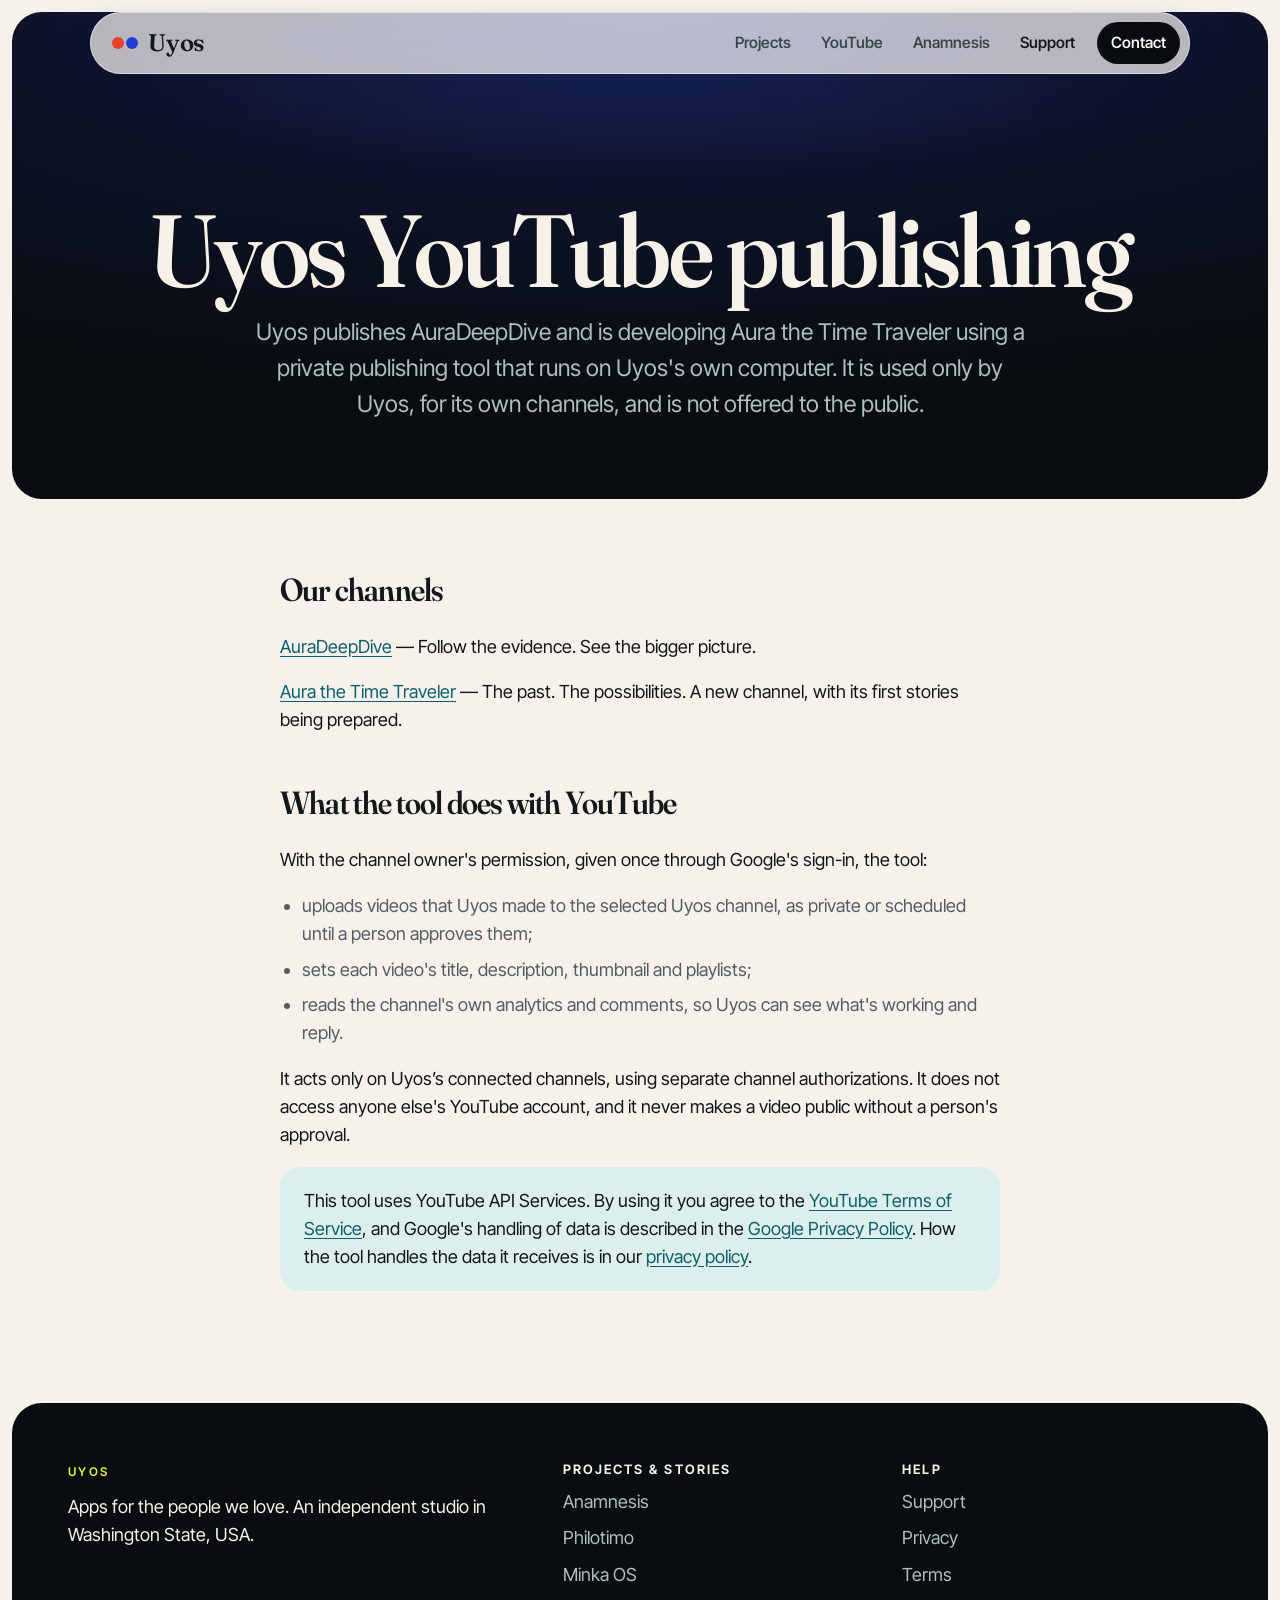
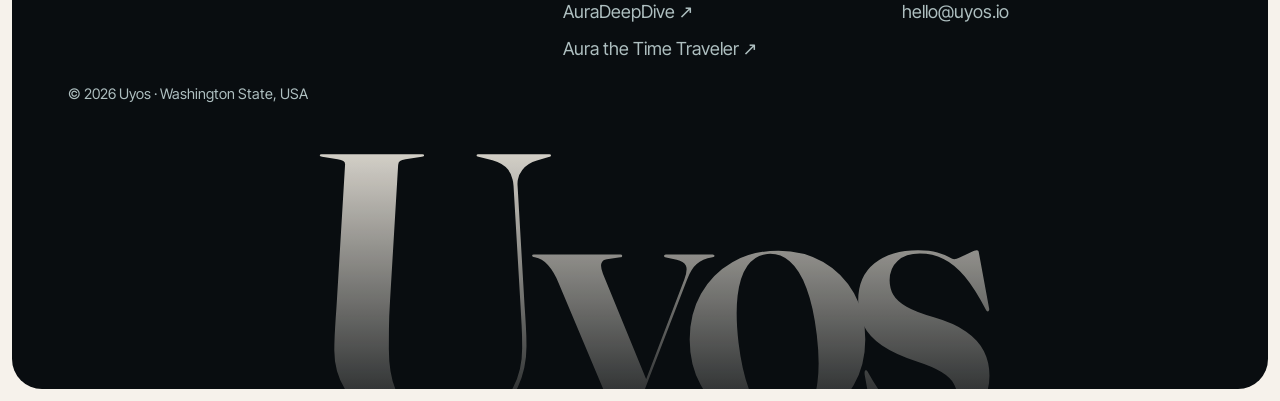
<file: publishing.html>
<!doctype html>
<html lang="en">
<head>
<meta charset="utf-8">
<meta name="viewport" content="width=device-width, initial-scale=1, viewport-fit=cover">
<title>Uyos YouTube publishing</title>
<meta name="description" content="How Uyos publishes its YouTube channels, and what the publishing tool does with YouTube data.">
<meta name="theme-color" content="#090d10">
<link rel="canonical" href="https://uyos.io/publishing.html">
<meta property="og:title" content="Uyos YouTube publishing">
<meta property="og:description" content="How Uyos publishes its YouTube channels, and what the publishing tool does with YouTube data.">
<link rel="icon" href="img/favicon.png">
<link rel="preload" href="fonts/fraunces-latin-full-normal.woff2" as="font" type="font/woff2" crossorigin>
<link rel="stylesheet" href="style.css">
<script src="site.js" defer></script>
</head>
<body>
<header class="glass">
  <a class="mark" href="index.html"><i></i>Uyos</a>
  <nav aria-label="Main"><a class="project-nav" href="index.html#projects">Projects</a><a href="index.html#channels">YouTube</a><a href="anamnesis.html">Anamnesis</a><a href="support.html" aria-current="page">Support</a><a class="cta" href="mailto:hello@uyos.io">Contact</a></nav>
</header>
<main>

<div class="tiles" style="padding-bottom:0"><section class="doc-head">
  <h1>Uyos YouTube publishing</h1><p class="lede">Uyos publishes AuraDeepDive and is developing Aura the Time Traveler using a private publishing tool that runs on Uyos's own computer. It is used only by Uyos, for its own channels, and is not offered to the public.</p>
</section></div>
<section class="wrap narrow doc">
  <h2>Our channels</h2><p><a href="https://www.youtube.com/channel/UCwXGdEm0_i_grfxJ1KwvSEw">AuraDeepDive</a> — Follow the evidence. See the bigger picture.</p><p><a href="https://www.youtube.com/channel/UCVDF7vMQbgIAS8VeCQbzVCg">Aura the Time Traveler</a> — The past. The possibilities. A new channel, with its first stories being prepared.</p><h2>What the tool does with YouTube</h2>
  <p>With the channel owner's permission, given once through Google's sign-in, the tool:</p>
  <ul class="muted">
    <li>uploads videos that Uyos made to the selected Uyos channel, as private or scheduled until a person approves them;</li>
    <li>sets each video's title, description, thumbnail and playlists;</li>
    <li>reads the channel's own analytics and comments, so Uyos can see what's working and reply.</li>
  </ul>
  <p>It acts only on Uyos’s connected channels, using separate channel authorizations. It does not access anyone else's YouTube account, and it never makes a video public without a person's approval.</p>
  <p class="callout">This tool uses YouTube API Services. By using it you agree to the <a href="https://www.youtube.com/t/terms">YouTube Terms of Service</a>, and Google's handling of data is described in the <a href="https://policies.google.com/privacy">Google Privacy Policy</a>. How the tool handles the data it receives is in our <a href="privacy.html#youtube">privacy policy</a>.</p>
</section>

</main>
<footer class="foot">
  <div class="cols">
    <div class="brand"><p class="label" style="color:var(--accent)">Uyos</p>
      <p style="margin-top:12px;max-width:24em;color:var(--on-dark)">Apps for the people we love. An independent studio in Washington State, USA.</p></div>
    <div><h4>Projects &amp; stories</h4><nav><a href="anamnesis.html">Anamnesis</a><a href="philotimo.html">Philotimo</a><a href="minka.html">Minka OS</a><a class="arrow" href="https://www.youtube.com/channel/UCwXGdEm0_i_grfxJ1KwvSEw">AuraDeepDive</a><a class="arrow" href="https://www.youtube.com/channel/UCVDF7vMQbgIAS8VeCQbzVCg">Aura the Time Traveler</a></nav></div>
    <div><h4>Help</h4><nav><a href="support.html">Support</a><a href="privacy.html">Privacy</a><a href="terms.html">Terms</a>
      <a href="mailto:hello@uyos.io">hello@uyos.io</a></nav></div>
  </div>
  <p class="fine">© 2026 Uyos · Washington State, USA</p>
  <div class="wordmark" aria-hidden="true">Uyos</div>
</footer>
</body>
</html>
</file>
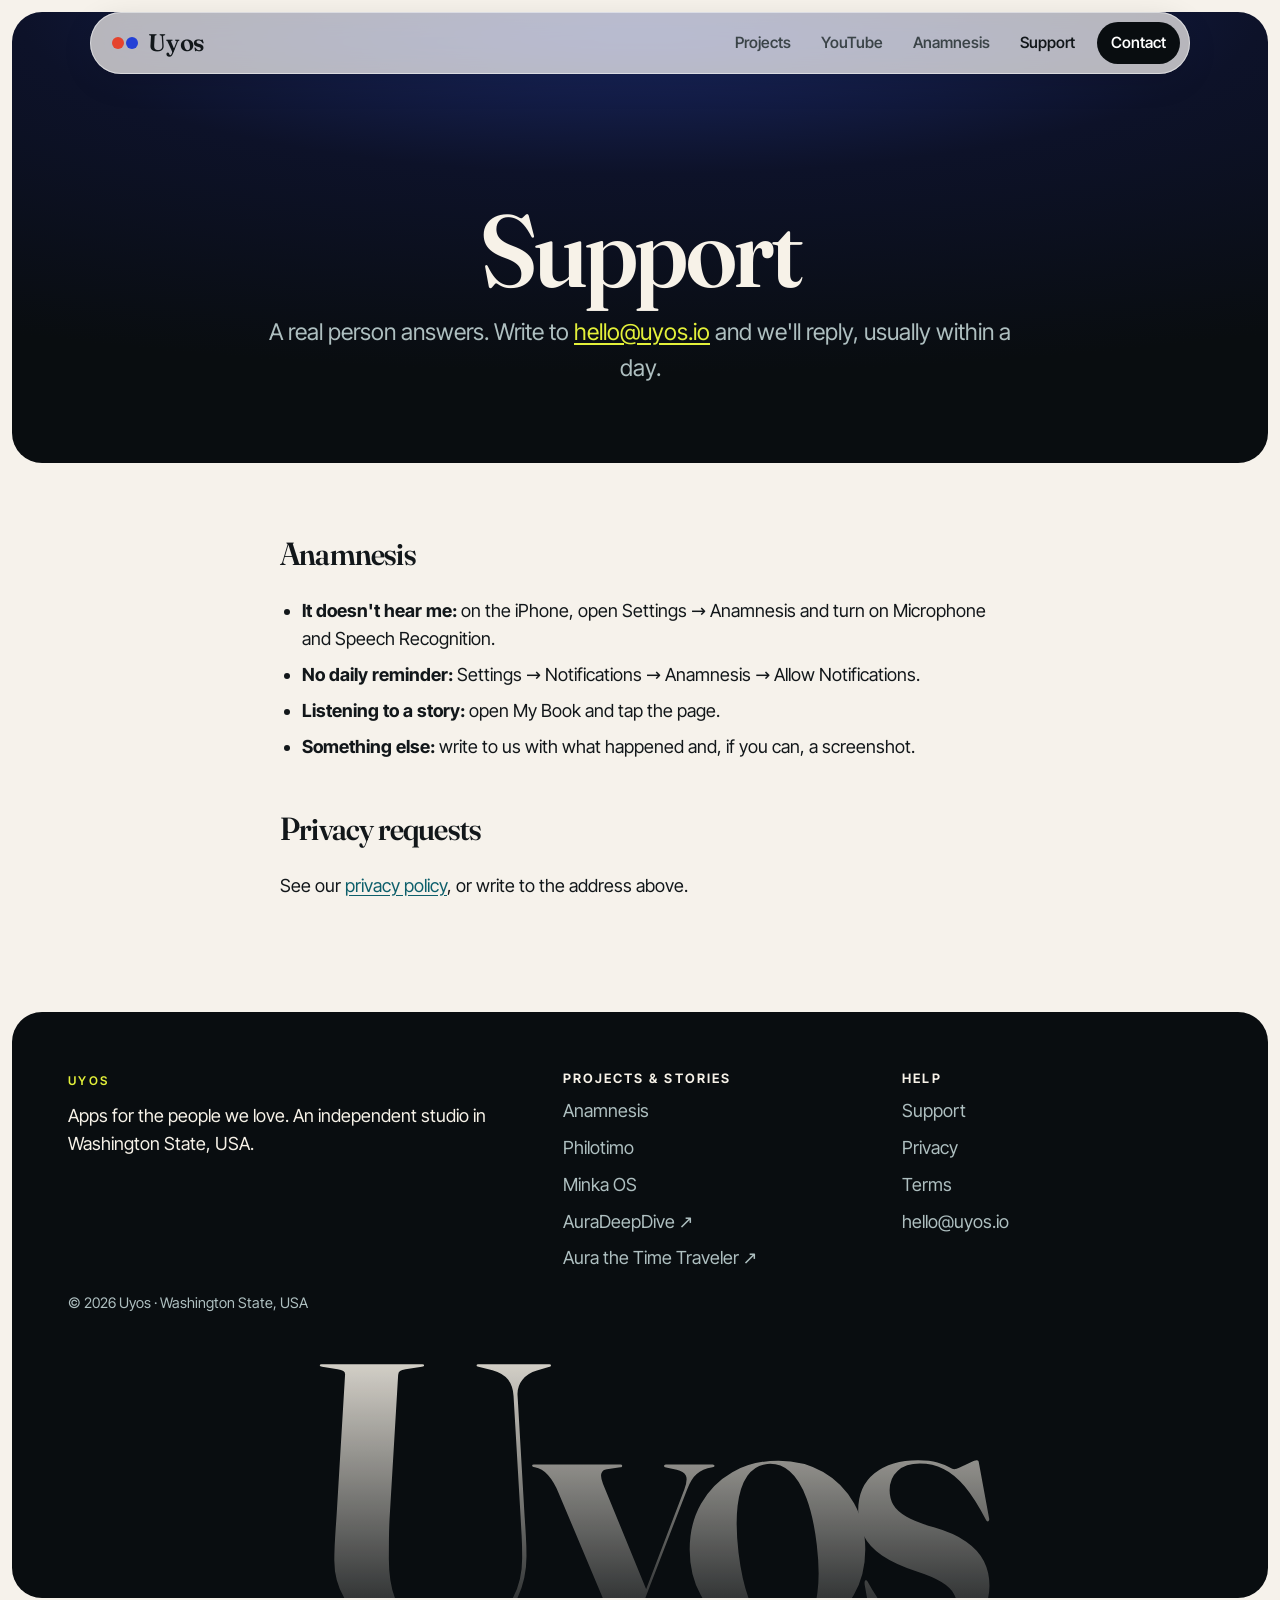
<file: support.html>
<!doctype html>
<html lang="en">
<head>
<meta charset="utf-8">
<meta name="viewport" content="width=device-width, initial-scale=1, viewport-fit=cover">
<title>Support</title>
<meta name="description" content="Help with Uyos apps.">
<meta name="theme-color" content="#090d10">
<link rel="canonical" href="https://uyos.io/support.html">
<meta property="og:title" content="Support">
<meta property="og:description" content="Help with Uyos apps.">
<link rel="icon" href="img/favicon.png">
<link rel="preload" href="fonts/fraunces-latin-full-normal.woff2" as="font" type="font/woff2" crossorigin>
<link rel="stylesheet" href="style.css">
<script src="site.js" defer></script>
</head>
<body>
<header class="glass">
  <a class="mark" href="index.html"><i></i>Uyos</a>
  <nav aria-label="Main"><a class="project-nav" href="index.html#projects">Projects</a><a href="index.html#channels">YouTube</a><a href="anamnesis.html">Anamnesis</a><a href="support.html" aria-current="page">Support</a><a class="cta" href="mailto:hello@uyos.io">Contact</a></nav>
</header>
<main>

<div class="tiles" style="padding-bottom:0"><section class="doc-head">
  <h1>Support</h1><p class="lede">A real person answers. Write to <a href="mailto:hello@uyos.io">hello@uyos.io</a> and we'll reply, usually within a day.</p>
</section></div>
<article class="wrap narrow doc">
  <h2>Anamnesis</h2>
  <ul>
    <li><b>It doesn't hear me:</b> on the iPhone, open Settings → Anamnesis and turn on Microphone and Speech Recognition.</li>
    <li><b>No daily reminder:</b> Settings → Notifications → Anamnesis → Allow Notifications.</li>
    <li><b>Listening to a story:</b> open My Book and tap the page.</li>
    <li><b>Something else:</b> write to us with what happened and, if you can, a screenshot.</li>
  </ul>
  <h2>Privacy requests</h2>
  <p>See our <a href="privacy.html">privacy policy</a>, or write to the address above.</p>
</article>

</main>
<footer class="foot">
  <div class="cols">
    <div class="brand"><p class="label" style="color:var(--accent)">Uyos</p>
      <p style="margin-top:12px;max-width:24em;color:var(--on-dark)">Apps for the people we love. An independent studio in Washington State, USA.</p></div>
    <div><h4>Projects &amp; stories</h4><nav><a href="anamnesis.html">Anamnesis</a><a href="philotimo.html">Philotimo</a><a href="minka.html">Minka OS</a><a class="arrow" href="https://www.youtube.com/channel/UCwXGdEm0_i_grfxJ1KwvSEw">AuraDeepDive</a><a class="arrow" href="https://www.youtube.com/channel/UCVDF7vMQbgIAS8VeCQbzVCg">Aura the Time Traveler</a></nav></div>
    <div><h4>Help</h4><nav><a href="support.html">Support</a><a href="privacy.html">Privacy</a><a href="terms.html">Terms</a>
      <a href="mailto:hello@uyos.io">hello@uyos.io</a></nav></div>
  </div>
  <p class="fine">© 2026 Uyos · Washington State, USA</p>
  <div class="wordmark" aria-hidden="true">Uyos</div>
</footer>
</body>
</html>
</file>
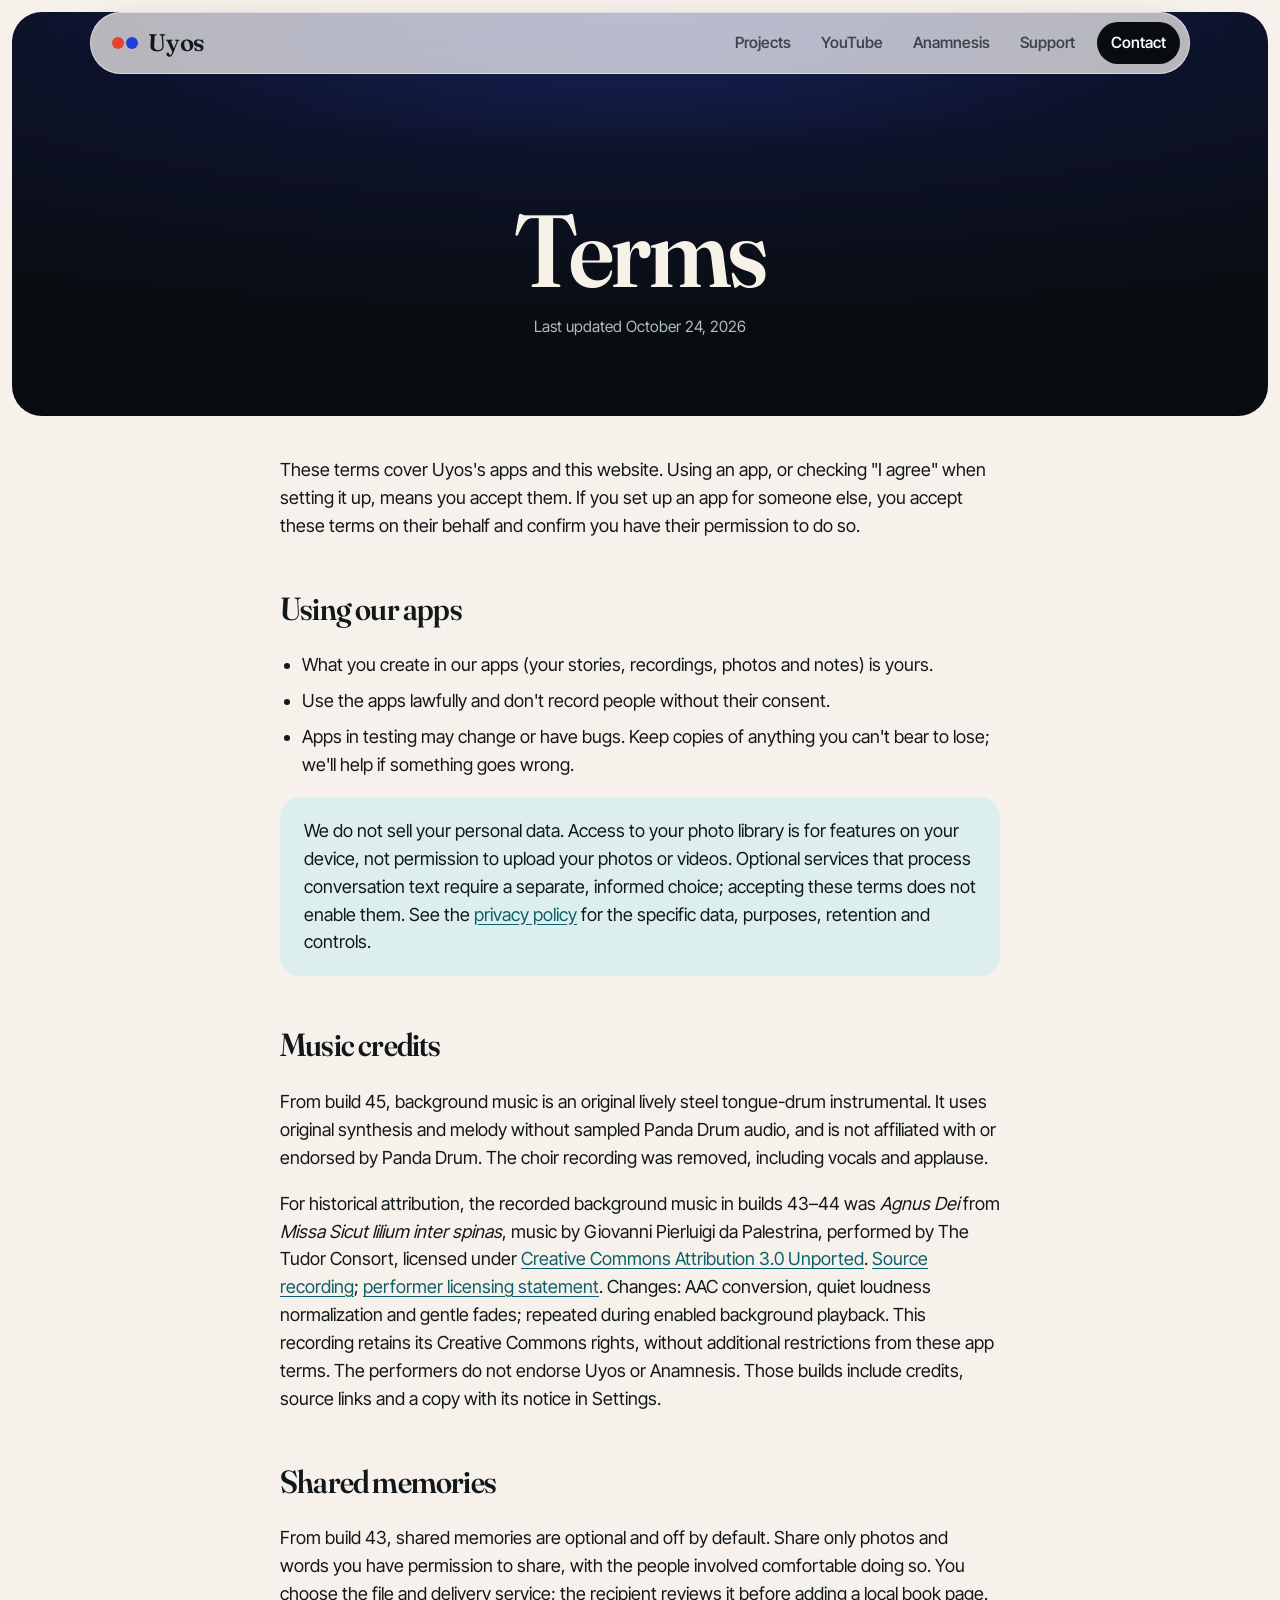
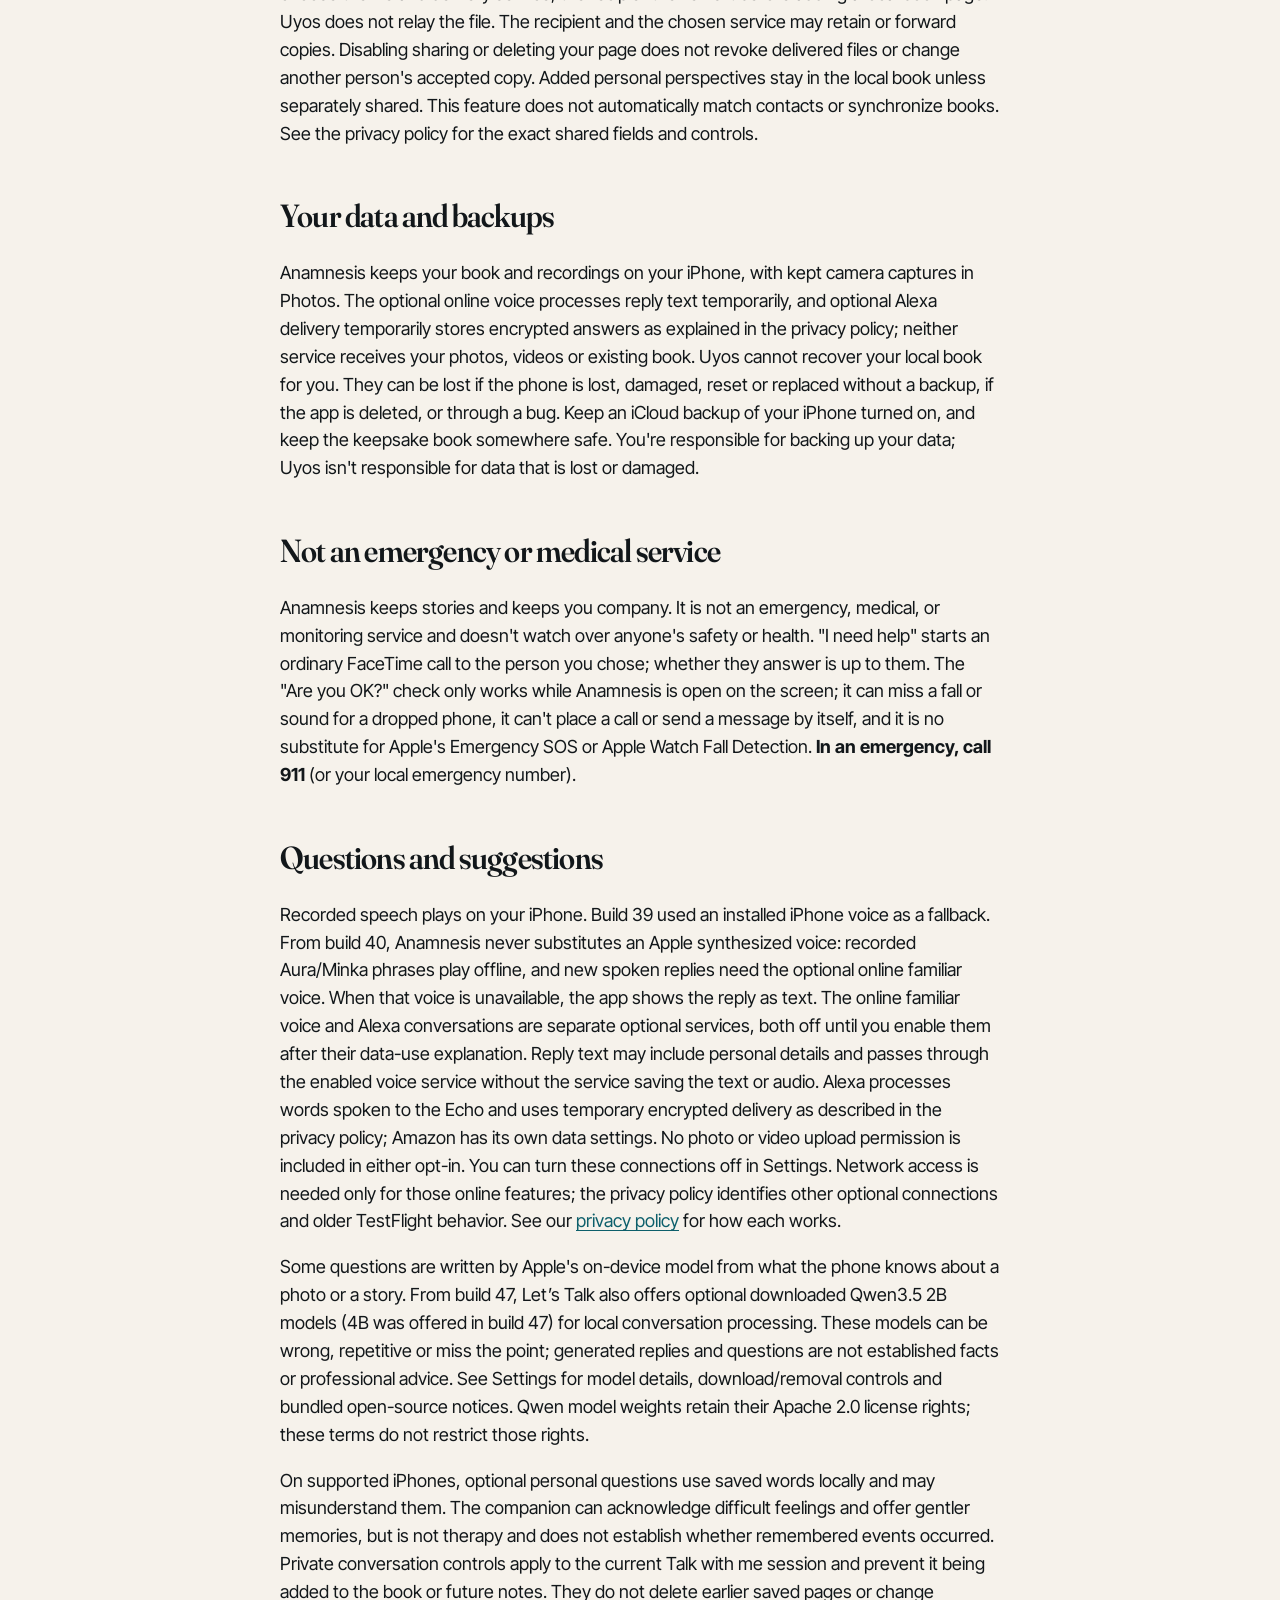
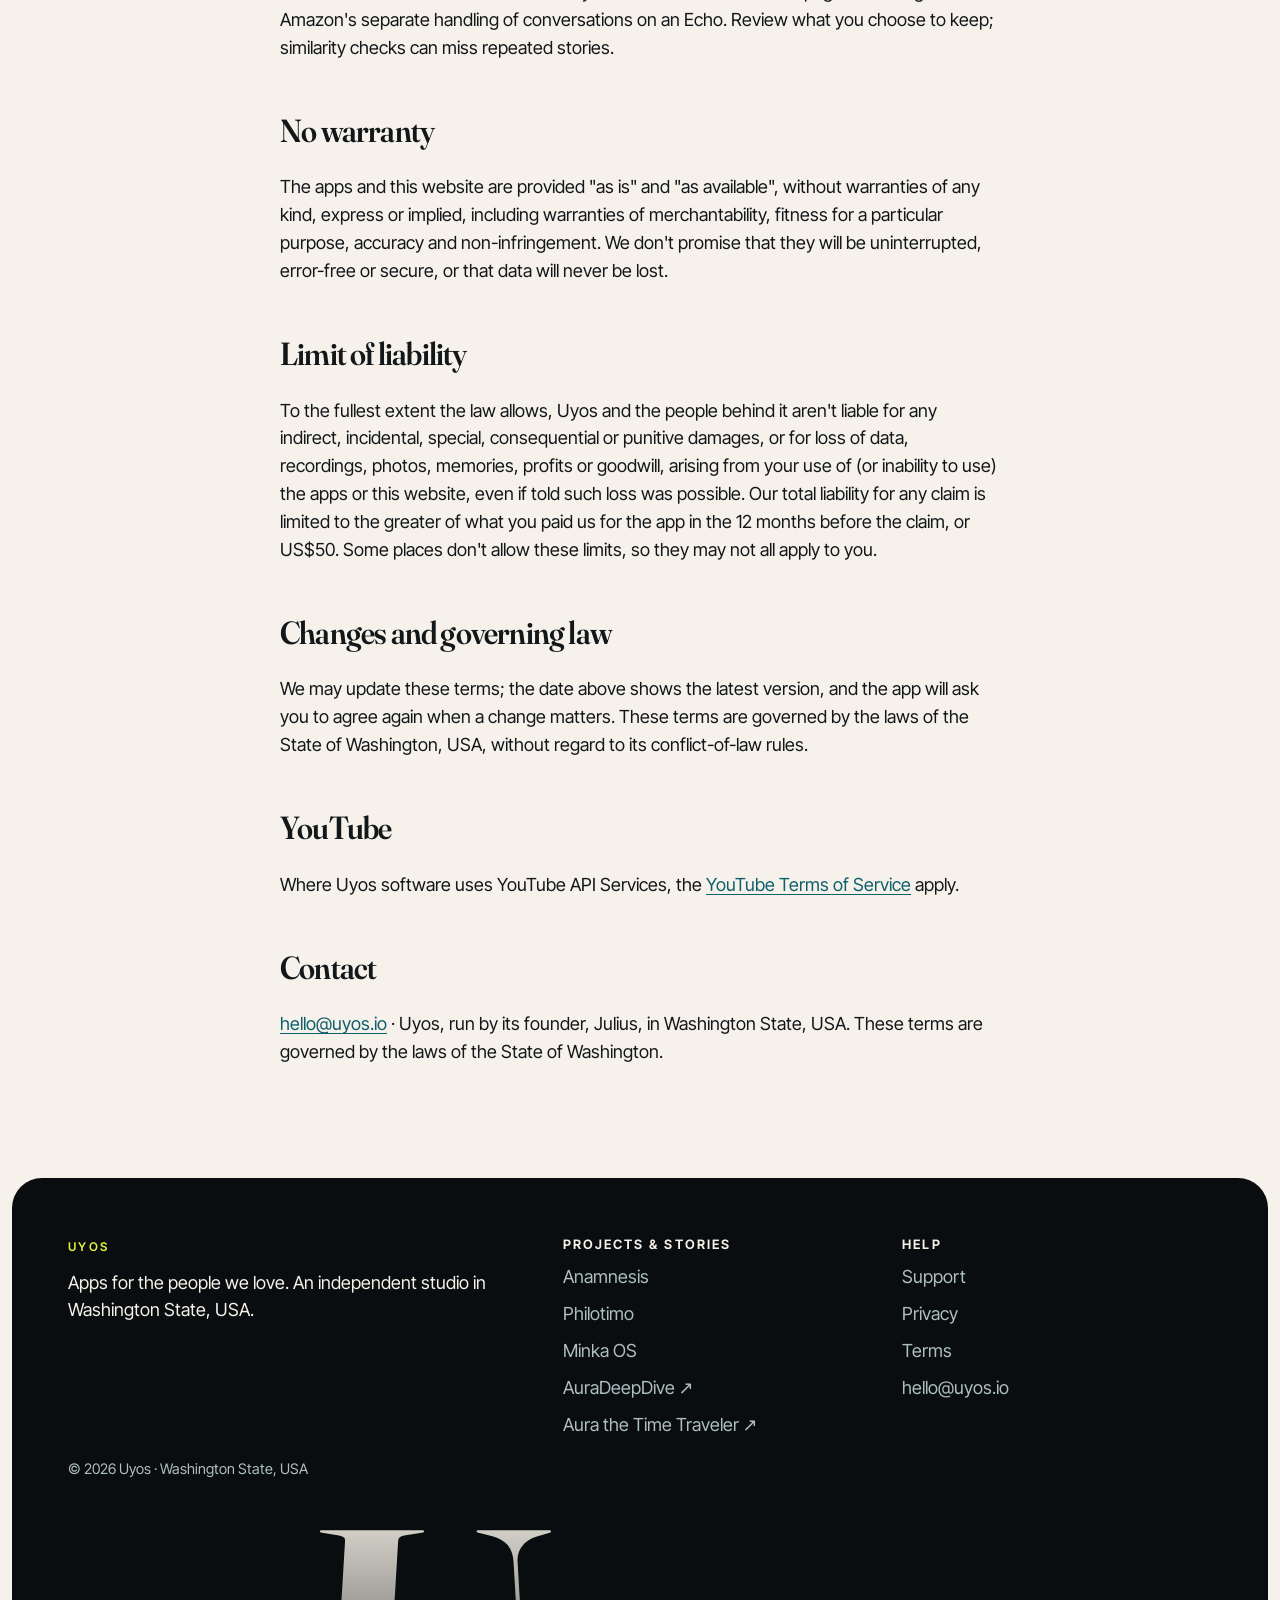
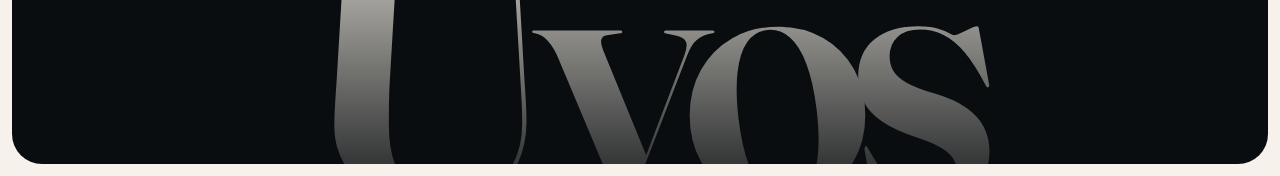
<file: terms.html>
<!doctype html>
<html lang="en">
<head>
<meta charset="utf-8">
<meta name="viewport" content="width=device-width, initial-scale=1, viewport-fit=cover">
<title>Terms</title>
<meta name="description" content="Uyos terms of use.">
<meta name="theme-color" content="#090d10">
<link rel="canonical" href="https://uyos.io/terms.html">
<meta property="og:title" content="Terms">
<meta property="og:description" content="Uyos terms of use.">
<link rel="icon" href="img/favicon.png">
<link rel="preload" href="fonts/fraunces-latin-full-normal.woff2" as="font" type="font/woff2" crossorigin>
<link rel="stylesheet" href="style.css">
<script src="site.js" defer></script>
</head>
<body>
<header class="glass">
  <a class="mark" href="index.html"><i></i>Uyos</a>
  <nav aria-label="Main"><a class="project-nav" href="index.html#projects">Projects</a><a href="index.html#channels">YouTube</a><a href="anamnesis.html">Anamnesis</a><a href="support.html">Support</a><a class="cta" href="mailto:hello@uyos.io">Contact</a></nav>
</header>
<main>

<div class="tiles" style="padding-bottom:0"><section class="doc-head">
  <h1>Terms</h1><p class="updated">Last updated October 24, 2026</p>
</section></div>
<article class="wrap narrow doc">
  <p>These terms cover Uyos's apps and this website. Using an app, or checking "I agree" when setting it up, means you accept them. If you set up an app for someone else, you accept these terms on their behalf and confirm you have their permission to do so.</p>
  <h2>Using our apps</h2>
  <ul>
    <li>What you create in our apps (your stories, recordings, photos and notes) is yours.</li>
    <li>Use the apps lawfully and don't record people without their consent.</li>
    <li>Apps in testing may change or have bugs. Keep copies of anything you can't bear to lose; we'll help if something goes wrong.</li>
  </ul>
  <p class="callout">We do not sell your personal data. Access to your photo library is for features on your device, not permission to upload your photos or videos. Optional services that process conversation text require a separate, informed choice; accepting these terms does not enable them. See the <a href="privacy.html#anamnesis">privacy policy</a> for the specific data, purposes, retention and controls.</p>
  <h2>Music credits</h2>
  <p>From build 45, background music is an original lively steel tongue-drum instrumental. It uses original synthesis and melody without sampled Panda Drum audio, and is not affiliated with or endorsed by Panda Drum. The choir recording was removed, including vocals and applause.</p>
  <p>For historical attribution, the recorded background music in builds 43–44 was <i>Agnus Dei</i> from <i>Missa Sicut lilium inter spinas</i>, music by Giovanni Pierluigi da Palestrina, performed by The Tudor Consort, licensed under <a href="https://creativecommons.org/licenses/by/3.0/">Creative Commons Attribution 3.0 Unported</a>. <a href="https://commons.wikimedia.org/wiki/File:The_Tudor_Consort_-_06_-_Palestrina_-_Agnus_dei_-_Missa_Sicut_lilium_inter_spinas.ogg">Source recording</a>; <a href="https://www.tudor-consort.org.nz/music/audio/">performer licensing statement</a>. Changes: AAC conversion, quiet loudness normalization and gentle fades; repeated during enabled background playback. This recording retains its Creative Commons rights, without additional restrictions from these app terms. The performers do not endorse Uyos or Anamnesis. Those builds include credits, source links and a copy with its notice in Settings.</p>
  <h2>Shared memories</h2>
  <p>From build 43, shared memories are optional and off by default. Share only photos and words you have permission to share, with the people involved comfortable doing so. You choose the file and delivery service; the recipient reviews it before adding a local book page. Uyos does not relay the file. The recipient and the chosen service may retain or forward copies. Disabling sharing or deleting your page does not revoke delivered files or change another person's accepted copy. Added personal perspectives stay in the local book unless separately shared. This feature does not automatically match contacts or synchronize books. See the privacy policy for the exact shared fields and controls.</p>
  <h2>Your data and backups</h2>
  <p>Anamnesis keeps your book and recordings on your iPhone, with kept camera captures in Photos. The optional online voice processes reply text temporarily, and optional Alexa delivery temporarily stores encrypted answers as explained in the privacy policy; neither service receives your photos, videos or existing book. Uyos cannot recover your local book for you. They can be lost if the phone is lost, damaged, reset or replaced without a backup, if the app is deleted, or through a bug. Keep an iCloud backup of your iPhone turned on, and keep the keepsake book somewhere safe. You're responsible for backing up your data; Uyos isn't responsible for data that is lost or damaged.</p>
  <h2>Not an emergency or medical service</h2>
  <p>Anamnesis keeps stories and keeps you company. It is not an emergency, medical, or monitoring service and doesn't watch over anyone's safety or health. "I need help" starts an ordinary FaceTime call to the person you chose; whether they answer is up to them. The "Are you OK?" check only works while Anamnesis is open on the screen; it can miss a fall or sound for a dropped phone, it can't place a call or send a message by itself, and it is no substitute for Apple's Emergency SOS or Apple Watch Fall Detection. <b>In an emergency, call 911</b> (or your local emergency number).</p>
  <h2>Questions and suggestions</h2>
  <p>Recorded speech plays on your iPhone. Build 39 used an installed iPhone voice as a fallback. From build 40, Anamnesis never substitutes an Apple synthesized voice: recorded Aura/Minka phrases play offline, and new spoken replies need the optional online familiar voice. When that voice is unavailable, the app shows the reply as text. The online familiar voice and Alexa conversations are separate optional services, both off until you enable them after their data-use explanation. Reply text may include personal details and passes through the enabled voice service without the service saving the text or audio. Alexa processes words spoken to the Echo and uses temporary encrypted delivery as described in the privacy policy; Amazon has its own data settings. No photo or video upload permission is included in either opt-in. You can turn these connections off in Settings. Network access is needed only for those online features; the privacy policy identifies other optional connections and older TestFlight behavior. See our <a href="privacy.html#anamnesis">privacy policy</a> for how each works.</p>
  <p>Some questions are written by Apple's on-device model from what the phone knows about a photo or a story. From build 47, Let’s Talk also offers optional downloaded Qwen3.5 2B models (4B was offered in build 47) for local conversation processing. These models can be wrong, repetitive or miss the point; generated replies and questions are not established facts or professional advice. See Settings for model details, download/removal controls and bundled open-source notices. Qwen model weights retain their Apache 2.0 license rights; these terms do not restrict those rights.</p>
  <p>On supported iPhones, optional personal questions use saved words locally and may misunderstand them. The companion can acknowledge difficult feelings and offer gentler memories, but is not therapy and does not establish whether remembered events occurred. Private conversation controls apply to the current Talk with me session and prevent it being added to the book or future notes. They do not delete earlier saved pages or change Amazon's separate handling of conversations on an Echo. Review what you choose to keep; similarity checks can miss repeated stories.</p>
  <h2>No warranty</h2>
  <p>The apps and this website are provided "as is" and "as available", without warranties of any kind, express or implied, including warranties of merchantability, fitness for a particular purpose, accuracy and non-infringement. We don't promise that they will be uninterrupted, error-free or secure, or that data will never be lost.</p>
  <h2>Limit of liability</h2>
  <p>To the fullest extent the law allows, Uyos and the people behind it aren't liable for any indirect, incidental, special, consequential or punitive damages, or for loss of data, recordings, photos, memories, profits or goodwill, arising from your use of (or inability to use) the apps or this website, even if told such loss was possible. Our total liability for any claim is limited to the greater of what you paid us for the app in the 12 months before the claim, or US$50. Some places don't allow these limits, so they may not all apply to you.</p>
  <h2>Changes and governing law</h2>
  <p>We may update these terms; the date above shows the latest version, and the app will ask you to agree again when a change matters. These terms are governed by the laws of the State of Washington, USA, without regard to its conflict-of-law rules.</p>
  <h2>YouTube</h2>
  <p>Where Uyos software uses YouTube API Services, the <a href="https://www.youtube.com/t/terms">YouTube Terms of Service</a> apply.</p>
  <h2>Contact</h2>
  <p><a href="mailto:hello@uyos.io">hello@uyos.io</a> · Uyos, run by its founder, Julius, in Washington State, USA. These terms are governed by the laws of the State of Washington.</p>
</article>

</main>
<footer class="foot">
  <div class="cols">
    <div class="brand"><p class="label" style="color:var(--accent)">Uyos</p>
      <p style="margin-top:12px;max-width:24em;color:var(--on-dark)">Apps for the people we love. An independent studio in Washington State, USA.</p></div>
    <div><h4>Projects &amp; stories</h4><nav><a href="anamnesis.html">Anamnesis</a><a href="philotimo.html">Philotimo</a><a href="minka.html">Minka OS</a><a class="arrow" href="https://www.youtube.com/channel/UCwXGdEm0_i_grfxJ1KwvSEw">AuraDeepDive</a><a class="arrow" href="https://www.youtube.com/channel/UCVDF7vMQbgIAS8VeCQbzVCg">Aura the Time Traveler</a></nav></div>
    <div><h4>Help</h4><nav><a href="support.html">Support</a><a href="privacy.html">Privacy</a><a href="terms.html">Terms</a>
      <a href="mailto:hello@uyos.io">hello@uyos.io</a></nav></div>
  </div>
  <p class="fine">© 2026 Uyos · Washington State, USA</p>
  <div class="wordmark" aria-hidden="true">Uyos</div>
</footer>
</body>
</html>
</file>
<file: style.css>
/* Uyos: apps for the people we love.
   Product-first, like Apple's and Tesla's pages: every product gets a full tile with a giant name, one
   line, two links and the real app as the picture. Penny's floating glass menu and gold call-to-action
   box; oversized type and a scrolling ribbon of questions from the Framer gallery.
   Palette: deep sea and near-black tiles, warm paper, Anamnesis gold. Fonts self-hosted. */
@font-face { font-family: "Fraunces"; src: url(fonts/fraunces-latin-full-normal.woff2) format("woff2");
  font-weight: 100 900; font-style: normal; font-display: swap; }
@font-face { font-family: "Fraunces"; src: url(fonts/fraunces-latin-full-italic.woff2) format("woff2");
  font-weight: 100 900; font-style: italic; font-display: swap; }
@font-face { font-family: "Inter Tight"; src: url(fonts/inter-tight-latin-wght-normal.woff2) format("woff2");
  font-weight: 100 900; font-style: normal; font-display: swap; }

:root {
  --paper: #f6f2eb;
  --card: #fffdf9;
  --ink: #12171a;
  --ink-2: #545d63;
  --line: #e3d9ca;
  --night: #090d10;
  --sea-deep: #062b31;
  --sea: #0c4a53;
  --sea-ink: #0d5f6b;
  --sea-soft: #dcefed;
  --gold: #f2a72b;
  --accent: #e3f03a;
  --accent-hi: #eef77a;
  --gold-hi: #ffc865;
  --gold-soft: #fbe6bd;
  --gold-ink: #8f5605;
  --on-dark: #f7f2e8;
  --on-dark-2: #aebfc0;
  --display: "Fraunces", Georgia, "Times New Roman", serif;
  --body: "Inter Tight", -apple-system, "Segoe UI", system-ui, sans-serif;
  --r: 30px;
  --gut: 12px;
}
@media (prefers-color-scheme: dark) {
  :root { --paper: #0d1114; --card: #151c20; --ink: #eef1f0; --ink-2: #a3afb3; --line: #243035;
    --sea-ink: #72c9c8; --sea-soft: #13302f; --gold-soft: #3a2b10; --gold-ink: #f4c46a; color-scheme: dark; }
}
* { box-sizing: border-box; }
html { -webkit-text-size-adjust: 100%; scroll-behavior: smooth; }
body { margin: 0; background: var(--paper); color: var(--ink); font: 18px/1.55 var(--body); overflow-x: hidden; }
img { max-width: 100%; display: block; }
a { color: var(--sea-ink); text-underline-offset: 3px; }
:focus-visible { outline: 3px solid var(--gold); outline-offset: 3px; border-radius: 8px; }
.wrap { max-width: 1180px; margin: 0 auto; padding-left: max(20px, env(safe-area-inset-left)); padding-right: max(20px, env(safe-area-inset-right)); }
.narrow { max-width: 760px; }
h1, h2, h3 { font-family: var(--display); font-weight: 600; letter-spacing: -.025em; text-wrap: balance; margin: 0;
  font-variation-settings: "opsz" 144, "SOFT" 30; }
h1 em, h2 em, h3 em { font-style: italic; font-weight: 400; color: var(--gold); }
p { margin: 0; }
.muted { color: var(--ink-2); }
.eyebrow { font-size: 13px; letter-spacing: .18em; text-transform: uppercase; font-weight: 650; }

/* ---- floating glass menu (Penny) ---- */
.glass { position: fixed; z-index: 50; top: 12px; left: 50%; transform: translateX(-50%); width: min(1100px, calc(100% - 24px));
  display: flex; align-items: center; justify-content: space-between; gap: 12px; padding: 10px 10px 10px 22px; border-radius: 999px;
  background: rgba(250, 246, 239, .72); -webkit-backdrop-filter: saturate(1.6) blur(18px); backdrop-filter: saturate(1.6) blur(18px);
  box-shadow: 0 8px 30px rgba(0, 0, 0, .12), inset 0 0 0 1px rgba(255, 255, 255, .5); }
.mark { font: 600 24px/1 var(--display); color: #12171a; text-decoration: none; display: inline-flex; align-items: center; gap: 10px; letter-spacing: -.01em; }
.mark i { width: 12px; height: 12px; border-radius: 50%; background: #e5432d; box-shadow: 14px 0 0 #2340d6; margin-right: 14px; }
.glass nav { display: flex; gap: 2px; align-items: center; }
.glass nav a { color: #3b4448; text-decoration: none; font-size: 15.5px; font-weight: 550; padding: 9px 14px; border-radius: 999px; }
.glass nav a:hover { color: #12171a; background: rgba(0, 0, 0, .05); }
.glass nav a[aria-current] { color: #12171a; }
.glass nav a.cta { background: var(--night); color: #fff; margin-left: 6px; }
.glass nav a.cta:hover { background: #2a2f33; }

/* ---- links and buttons (Apple: a filled pill and a plain "›" link) ---- */
.links { display: flex; gap: 14px 26px; flex-wrap: wrap; align-items: center; justify-content: center; }
.btn { display: inline-flex; align-items: center; gap: 8px; padding: 14px 26px; border-radius: 999px; font-weight: 650; font-size: 17px;
  text-decoration: none; transition: transform .15s ease, background .15s ease; border: 0; cursor: pointer; font-family: inherit; }
.btn:hover { transform: translateY(-2px); }
.btn.gold { background: var(--accent); color: #121212; box-shadow: 0 12px 30px rgba(227, 240, 58, .25); }
.btn.gold:hover { background: var(--accent-hi); }
.btn.ink { background: var(--night); color: var(--on-dark); }
.more { font-size: 18px; font-weight: 600; text-decoration: none; color: var(--accent); }
.more::after { content: " ›"; }
.more:hover { text-decoration: underline; }
.light .more { color: var(--sea-ink); }

/* ---- tiles ---- */
.tiles { padding: var(--gut); display: grid; gap: var(--gut); }
.tile { position: relative; isolation: isolate; overflow: hidden; border-radius: var(--r); text-align: center; color: var(--on-dark);
  background: var(--night); padding: clamp(56px, 8vw, 96px) 22px 0; display: grid; justify-items: center; align-content: start; gap: 14px; }
.tile.light { background: var(--card); color: var(--ink); }
.tile h2 { font-size: clamp(44px, 6.4vw, 84px); line-height: .98; }
.tile .sub { font-size: clamp(19px, 2.2vw, 26px); color: var(--on-dark-2); max-width: 30em; line-height: 1.35; }
.tile.light .sub { color: var(--ink-2); }
.tile .tag { font-size: 13px; letter-spacing: .16em; text-transform: uppercase; font-weight: 650; color: var(--accent); }
.tile.light .tag { color: var(--sea-ink); }
.grid2 { display: grid; gap: var(--gut); grid-template-columns: repeat(2, minmax(0, 1fr)); }
.grid2 .tile { min-height: 640px; }
.grid2 .tile h2 { font-size: clamp(40px, 4.6vw, 64px); }
.grid2 .tile .sub { font-size: clamp(18px, 1.7vw, 21px); }

/* the hero tile: full screen */
.hero-tile { min-height: min(100svh, 1040px); padding-top: clamp(120px, 15vh, 170px);
  background: radial-gradient(110% 60% at 50% 0%, #1b2a6b 0%, #0d1229 40%, var(--night) 100%); }
.hero-tile h1 { font-size: clamp(64px, 12.5vw, 180px); line-height: .9; letter-spacing: -.04em; }
.hero-tile .sub { font-size: clamp(20px, 2.4vw, 28px); }
.purpose { font: italic 400 clamp(22px, 3vw, 36px)/1.2 var(--display); color: var(--gold); }
.glow { position: absolute; z-index: -1; border-radius: 50%; filter: blur(60px); opacity: .55; pointer-events: none; }

/* phones: the real screenshots in a device frame */
.device { position: relative; width: 100%; max-width: 300px; aspect-ratio: 460 / 1000; border-radius: 46px; padding: 10px; flex: none;
  background: linear-gradient(150deg, #34393e, #0b0d0f 60%); box-shadow: 0 40px 80px rgba(0, 0, 0, .45), inset 0 0 0 1.5px rgba(255, 255, 255, .1); }
.device img { width: 100%; height: 100%; object-fit: cover; border-radius: 37px; }
.rise { display: flex; justify-content: center; align-items: flex-end; gap: clamp(10px, 2.4vw, 34px); margin-top: clamp(30px, 5vw, 60px);
  margin-bottom: -18%; width: 100%; max-width: 1000px; }
.rise .device { max-width: 300px; }
.rise .device.side { max-width: 250px; transform: translateY(12%); opacity: .9; }
.rise.one { margin-bottom: -38%; }
.rise.one .device { max-width: 340px; }
.grid2 .rise { margin-bottom: -40%; }
.grid2 .rise .device { max-width: 250px; }

/* ---- ribbon of questions (scrolls by itself) ---- */
.ribbon { overflow: hidden; padding-block: 26px; background: var(--accent); color: #121212; border-radius: var(--r); }
.ribbon .track { display: flex; width: max-content; animation: ribbon 70s linear infinite; }
.ribbon span { font: italic 400 clamp(22px, 2.6vw, 32px)/1.2 var(--display); white-space: nowrap; padding-inline: 22px; }
.ribbon span::after { content: "✦"; font-style: normal; font-size: .6em; margin-left: 44px; vertical-align: .25em; opacity: .55; }
.ribbon:hover .track { animation-play-state: paused; }
@keyframes ribbon { to { transform: translateX(-50%); } }

/* ---- art for products that don't have screenshots yet ---- */
.art { position: relative; width: 100%; flex: 1; min-height: 300px; display: grid; place-items: center; margin-top: 20px; }
.rings { width: min(320px, 70%); aspect-ratio: 1; }
.rings circle { fill: none; stroke-width: 15; stroke-linecap: round; transform: rotate(-90deg); transform-origin: 50% 50%; }
.rings .bg { stroke: rgba(255, 255, 255, .12); }
.rings .fg { stroke-dasharray: 1000; stroke-dashoffset: 1000; animation: ring 2.4s cubic-bezier(.2, .7, .2, 1) forwards .3s; }
@keyframes ring { to { stroke-dashoffset: var(--to); } }
.cross { font: 300 clamp(150px, 18vw, 250px)/1 var(--display); color: transparent;
  background: linear-gradient(180deg, #fff3d6, #e7b4ff); -webkit-background-clip: text; background-clip: text; filter: drop-shadow(0 0 40px rgba(231, 180, 255, .5)); }
.orb { width: min(260px, 60%); aspect-ratio: 1; border-radius: 50%;
  background: radial-gradient(circle at 35% 30%, #c9fff8, #2fb7b2 35%, #0b4c58 70%, transparent 72%);
  box-shadow: 0 0 120px rgba(47, 183, 178, .55); animation: breathe 5s ease-in-out infinite; }
@keyframes breathe { 50% { transform: scale(1.06); box-shadow: 0 0 170px rgba(47, 183, 178, .7); } }
.play-art { width: min(240px, 55%); aspect-ratio: 1.4; border-radius: 34%; background: linear-gradient(160deg, #ff4b3e, #b3140c);
  display: grid; place-items: center; box-shadow: 0 30px 80px rgba(255, 60, 40, .35); }
.play-art::after { content: ""; border-left: 58px solid #fff; border-top: 34px solid transparent; border-bottom: 34px solid transparent; margin-left: 12px; }

/* ---- statement (Apple's giant centred lines) ---- */
.statement { padding: clamp(80px, 12vw, 160px) 22px; text-align: center; display: grid; gap: 30px; justify-items: center; }
.statement p.big { font: 600 clamp(36px, 5.6vw, 76px)/1.04 var(--display); letter-spacing: -.03em; max-width: 15em; text-wrap: balance; }
.statement .dim { color: color-mix(in srgb, var(--ink) 28%, transparent); }
.statement .lit { background: linear-gradient(90deg, #2340d6, #e85fa5 55%, #e5432d); -webkit-background-clip: text; background-clip: text; color: transparent; }

/* ---- gold call-to-action box (Penny) ---- */
.callbox { background: #e5432d; color: #fff; border-radius: var(--r); padding: clamp(56px, 8vw, 100px) 24px; text-align: center;
  display: grid; gap: 22px; justify-items: center; }
.callbox h2 { font-size: clamp(38px, 5.4vw, 72px); line-height: 1; max-width: 13em; }
.callbox h2 em { color: var(--accent); }
.callbox p { font-size: clamp(18px, 2vw, 22px); max-width: 32em; }

/* ---- the voice ---- */
.voice { display: grid; justify-items: center; gap: 26px; text-align: center; padding-block: clamp(70px, 10vw, 130px); }
.voice q { font: italic 400 clamp(30px, 4.6vw, 62px)/1.1 var(--display); max-width: 18em; letter-spacing: -.02em; text-wrap: balance; }
.voice q::before, .voice q::after { color: var(--gold); }
.playbtn { width: 96px; height: 96px; border-radius: 50%; border: 0; cursor: pointer; background: var(--accent); color: #121212; display: grid; place-items: center;
  box-shadow: 0 0 0 0 rgba(227, 240, 58, .5); animation: ping 2.6s ease-out infinite; }
.playbtn svg { width: 34px; height: 34px; margin-left: 4px; }
@keyframes ping { 0% { box-shadow: 0 0 0 0 rgba(227, 240, 58, .45); } 80%, 100% { box-shadow: 0 0 0 26px rgba(227, 240, 58, 0); } }
.wave { display: flex; gap: 5px; height: 40px; align-items: center; }
.wave i { width: 5px; height: 20%; border-radius: 3px; background: var(--accent); transition: height .2s; }
.playing .wave i, .wave.playing i { animation: bar 1s ease-in-out infinite; }
.playing .wave i:nth-child(3n) { animation-delay: .2s; } .playing .wave i:nth-child(3n+1) { animation-delay: .45s; }
@keyframes bar { 50% { height: 100%; } }
.voice small { color: var(--on-dark-2); font-size: 15px; }

/* ---- sticky story: the phone stays, the screen changes as you scroll ---- */
.story { display: grid; grid-template-columns: minmax(0, 1fr) minmax(0, 1fr); gap: 40px; }
.story .steps > div { min-height: 88vh; display: grid; align-content: center; gap: 16px; max-width: 30em; }
.story .num { font: italic 400 24px/1 var(--display); color: var(--gold-ink); }
.story h3 { font-size: clamp(38px, 4.6vw, 62px); line-height: 1; }
.story p { font-size: clamp(18px, 1.8vw, 21px); color: var(--ink-2); }
.story .pin { position: sticky; top: 0; height: 100vh; display: grid; place-items: center; }
.story .pin .device { max-width: 330px; }
.story .pin .device img { position: absolute; inset: 10px; width: calc(100% - 20px); height: calc(100% - 20px); opacity: 0; transition: opacity .6s ease, transform .6s ease; transform: scale(1.03); }
.story .pin .device img.on { opacity: 1; transform: none; }
.story .inline { display: none; }

/* ---- bento ---- */
.bento { display: grid; gap: var(--gut); grid-template-columns: repeat(6, minmax(0, 1fr)); }
.bento > div { border-radius: var(--r); padding: 34px; background: var(--card); border: 1px solid var(--line); display: grid; gap: 10px; align-content: start;
  min-height: 300px; position: relative; overflow: hidden; }
.bento h3 { font-size: clamp(26px, 2.6vw, 34px); line-height: 1.08; }
.bento p { color: var(--ink-2); }
.b4 { grid-column: span 4; } .b3 { grid-column: span 3; } .b2 { grid-column: span 2; }
.bento .dark { background: var(--night); color: var(--on-dark); border: 0; }
.bento .dark p { color: var(--on-dark-2); }
.bento .goldt { background: var(--gold-soft); border: 0; }
.huge { font: 600 clamp(110px, 14vw, 200px)/.8 var(--display); letter-spacing: -.05em; margin-top: auto; }
.huge.gold { color: var(--accent); }
.polaroids { position: relative; height: 210px; margin-top: 18px; }
.polaroids div { position: absolute; width: 150px; height: 178px; padding: 10px 10px 34px; background: #fffaf0; border-radius: 6px;
  box-shadow: 0 16px 34px rgba(0, 0, 0, .18); font: italic 400 15px/1 var(--display); color: #4a3b26; }
.polaroids div::before { content: ""; display: block; height: 100%; border-radius: 3px; background: var(--g); margin-bottom: 8px; }
.polaroids div:nth-child(1) { left: 4%; top: 18px; transform: rotate(-8deg); --g: linear-gradient(160deg, #c99a6b, #6f4a2a); }
.polaroids div:nth-child(2) { left: 32%; top: 0; transform: rotate(3deg); --g: linear-gradient(160deg, #9fb7c8, #3f5d72); }
.polaroids div:nth-child(3) { left: 60%; top: 22px; transform: rotate(-2deg); --g: linear-gradient(160deg, #a9c79a, #4f6f3e); }

/* ---- FAQ ---- */
.faq { display: grid; gap: 10px; max-width: 840px; margin: 0 auto; width: 100%; }
.faq details { background: var(--card); border: 1px solid var(--line); border-radius: 20px; padding: 20px 24px; }
.faq summary { cursor: pointer; font: 600 21px/1.35 var(--display); list-style: none; display: flex; justify-content: space-between; gap: 16px; }
.faq summary::-webkit-details-marker { display: none; }
.faq summary::after { content: "+"; font: 400 28px/1 var(--body); color: var(--sea-ink); transition: transform .2s; }
.faq details[open] summary::after { transform: rotate(45deg); }
.faq details p { margin-top: 10px; color: var(--ink-2); }
.sec-title { text-align: center; display: grid; gap: 12px; justify-items: center; padding: clamp(70px, 9vw, 120px) 22px 36px; }
.sec-title h2 { font-size: clamp(40px, 5.4vw, 72px); line-height: 1; }
.sec-title .eyebrow { color: var(--sea-ink); }

/* ---- documents (privacy, terms, support, publishing) ---- */
.doc-head { padding: clamp(130px, 16vw, 190px) 22px clamp(50px, 6vw, 80px); text-align: center; display: grid; gap: 16px; justify-items: center;
  border-radius: var(--r); background: radial-gradient(110% 80% at 50% 0%, #1b2a6b 0%, #0d1229 45%, var(--night) 100%); color: var(--on-dark); }
.doc-head h1 { font-size: clamp(52px, 8vw, 110px); line-height: .95; }
.doc-head .lede { color: var(--on-dark-2); font-size: clamp(19px, 2.1vw, 23px); max-width: 34em; }
.doc-head .updated { color: var(--on-dark-2); font-size: 15.5px; }
.doc-head a { color: var(--accent); }
.toc { display: flex; gap: 10px; flex-wrap: wrap; justify-content: center; }
.toc a { padding: 9px 16px; border-radius: 999px; background: rgba(255, 255, 255, .1); color: var(--on-dark); text-decoration: none; font-size: 15px; }
.doc { padding-block: 40px 100px; display: grid; gap: 18px; }
.doc h2 { font-size: 32px; margin-top: 26px; }
.doc ul { margin: 0; padding-left: 22px; display: grid; gap: 8px; }
.callout { background: var(--sea-soft); border-radius: 20px; padding: 20px 24px; }

/* ---- footer: a giant wordmark ---- */
.foot { background: var(--night); color: var(--on-dark-2); margin: var(--gut); border-radius: var(--r); overflow: hidden; }
.foot .cols { padding: 60px clamp(22px, 5vw, 56px) 20px; display: grid; gap: 30px; grid-template-columns: minmax(0, 1.5fr) repeat(2, minmax(0, 1fr)); }
.foot h4 { margin: 0 0 12px; color: var(--on-dark); font: 650 13px/1 var(--body); letter-spacing: .16em; text-transform: uppercase; }
.foot nav { display: grid; gap: 9px; }
.foot a { color: var(--on-dark-2); text-decoration: none; }
.foot a:hover { color: var(--on-dark); }
.foot .fine { padding: 0 clamp(22px, 5vw, 56px); font-size: 14.5px; }
.wordmark { font: 600 clamp(120px, 30vw, 440px)/.78 var(--display); letter-spacing: -.06em; text-align: center; margin: 30px 0 -.12em;
  background: linear-gradient(180deg, rgba(247, 242, 232, .9), rgba(247, 242, 232, .05)); -webkit-background-clip: text; background-clip: text; color: transparent; user-select: none; }

/* ---- motion ---- */
.js .reveal { opacity: 0; transform: translateY(40px) scale(.98); transition: opacity .9s cubic-bezier(.2, .7, .2, 1), transform .9s cubic-bezier(.2, .7, .2, 1); }
.js .reveal.in { opacity: 1; transform: none; }
.float { animation: float 7s ease-in-out infinite; }
@keyframes float { 50% { transform: translateY(-14px); } }

@media (max-width: 900px) {
  .grid2 { grid-template-columns: minmax(0, 1fr); }
  .grid2 .tile { min-height: 580px; }
  .story { grid-template-columns: minmax(0, 1fr); }
  .story .pin { display: none; }
  .story .steps > div { min-height: 0; padding-block: 44px; justify-items: center; text-align: center; margin: 0 auto; }
  .story .inline { display: block; max-width: 260px; margin-top: 14px; }
  .bento { grid-template-columns: minmax(0, 1fr); }
  .b4, .b3, .b2 { grid-column: auto; }
  .foot .cols { grid-template-columns: minmax(0, 1fr) minmax(0, 1fr); }
  .foot .brand { grid-column: 1 / -1; }
}
@media (max-width: 640px) {
  .glass { padding-left: 16px; }
  .glass nav a:not(.cta):not([aria-current]) { display: none; }
  .rise .device.side { display: none; }
  .rise .device { max-width: 250px; }
  .rise { margin-bottom: -50%; }
  .grid2 .rise { margin-bottom: -60%; }
}
@media (prefers-reduced-motion: reduce) {
  *, *::before, *::after { animation: none !important; transition: none !important; }
  .rings .fg { stroke-dashoffset: var(--to); }
  .js .reveal { opacity: 1; transform: none; }
}

/* ---- editorial details (josenarciso.com): corner captions, numbered tags, ↗ links ---- */
.corner { position: absolute; z-index: 2; bottom: 26px; font-size: 11.5px; letter-spacing: .2em; text-transform: uppercase; line-height: 1.6;
  color: var(--on-dark-2); text-align: left; }
.corner.l { left: clamp(20px, 3vw, 40px); } .corner.r { right: clamp(20px, 3vw, 40px); text-align: right; }
.idx { position: absolute; top: 18px; right: 18px; z-index: 2; min-width: 34px; height: 34px; padding: 0 8px; display: grid; place-items: center;
  background: var(--accent); color: #121212; font: 650 12px/1 var(--body); letter-spacing: .06em; border-radius: 2px; }
.arrow::after { content: " ↗"; }
.label { font-size: 12px; letter-spacing: .2em; text-transform: uppercase; font-weight: 600; }
@media (max-width: 640px) { .corner { display: none; } }

/* AuraDeepDive: a trend rising, peaking and settling */
.trend { width: min(560px, 90%); }
.trend path.line { fill: none; stroke: url(#tg); stroke-width: 5; stroke-linecap: round; stroke-dasharray: 900; stroke-dashoffset: 900; animation: draw 2.6s cubic-bezier(.3, .7, .2, 1) forwards .4s; }
.trend path.area { fill: url(#ta); opacity: 0; animation: fade 1s ease forwards 2s; }
.trend .peak { fill: var(--accent); opacity: 0; animation: fade .5s ease forwards 1.9s; }
.trend .ring { fill: none; stroke: var(--accent); stroke-width: 2; opacity: 0; animation: fade .5s ease forwards 2s, pulse 2s ease-out infinite 2.4s; transform-origin: 300px 46px; }
.trend text { fill: var(--on-dark-2); font: 600 12px var(--body); letter-spacing: .18em; }
@keyframes draw { to { stroke-dashoffset: 0; } }
@keyframes fade { to { opacity: 1; } }
@keyframes pulse { 0% { transform: scale(1); opacity: .9; } 100% { transform: scale(2.4); opacity: 0; } }

/* Project and channel directory — availability stays visible alongside each project. */
.project-heading { padding:64px 20px 24px; text-align:center; scroll-margin-top:100px; }
.project-heading h2 { font-size:clamp(36px,5vw,68px); margin:12px 0 18px; }
.project-heading p:last-child { max-width:42em; margin:auto; font-size:20px; }
.grid2 .project-card { min-height:620px; padding-bottom:60px; gap:20px; }
.project-icon { border-radius:28px; box-shadow:0 18px 50px rgba(0,0,0,.22); }
.project-orb { width:144px; height:144px; border-radius:50%; background:radial-gradient(circle at 35% 28%,#c8fff6,#4ebbbd 30%,#1a405b 65%,#0b1726); box-shadow:0 0 80px #54b5ce44; }
.channel-grid .channel-card { padding:28px 28px 38px; min-height:0; gap:20px; }
.channel-card h2 { font-size:clamp(30px,4vw,54px); line-height:1.06; overflow-wrap:anywhere; }
.channel-art { width:100%; height:auto; aspect-ratio:16/9; object-fit:cover; border-radius:18px; }
.channel-tagline { font-family:var(--display); font-size:clamp(22px,2.5vw,32px); line-height:1.25; color:#f7dca5; }
.channel-card .sub { font-size:20px; }
.channel-note { color:var(--on-dark-2); font-size:14px; max-width:35em; }
.research-note { text-align:center; max-width:780px; margin:30px auto; padding:24px; color:var(--ink-2); font-size:17px; }
.project-hero { padding:130px 24px 84px; gap:24px; }
.project-hero h1 { font-size:clamp(56px,9vw,110px); line-height:1.05; }
.project-detail { display:grid; grid-template-columns:minmax(0,1.3fr) minmax(0,1fr); gap:64px; align-items:center; padding-top:80px; padding-bottom:50px; scroll-margin-top:100px; }
.project-copy h2 { font-size:clamp(34px,5vw,58px); line-height:1.1; margin:18px 0 24px; }
.project-copy p { margin:20px 0; }
.prototype-shot { margin:0 auto; max-width:320px; }
.prototype-shot img { border:8px solid #151c20; border-radius:32px; box-shadow:0 24px 60px #0002; height:auto; }
.prototype-shot figcaption { color:var(--ink-2); font-size:13px; text-align:center; margin:16px 0; }
@media(max-width:900px) { .project-detail { grid-template-columns:1fr; gap:30px; } }
@media(max-width:640px) { .glass nav a.project-nav:not(.cta):not([aria-current]) { display:block; } .glass nav a { padding:9px 10px; } .channel-grid .channel-card { padding:20px 18px 32px; } .grid2 .project-card { min-height:540px; } .project-heading { padding-top:44px; } }
</file>
